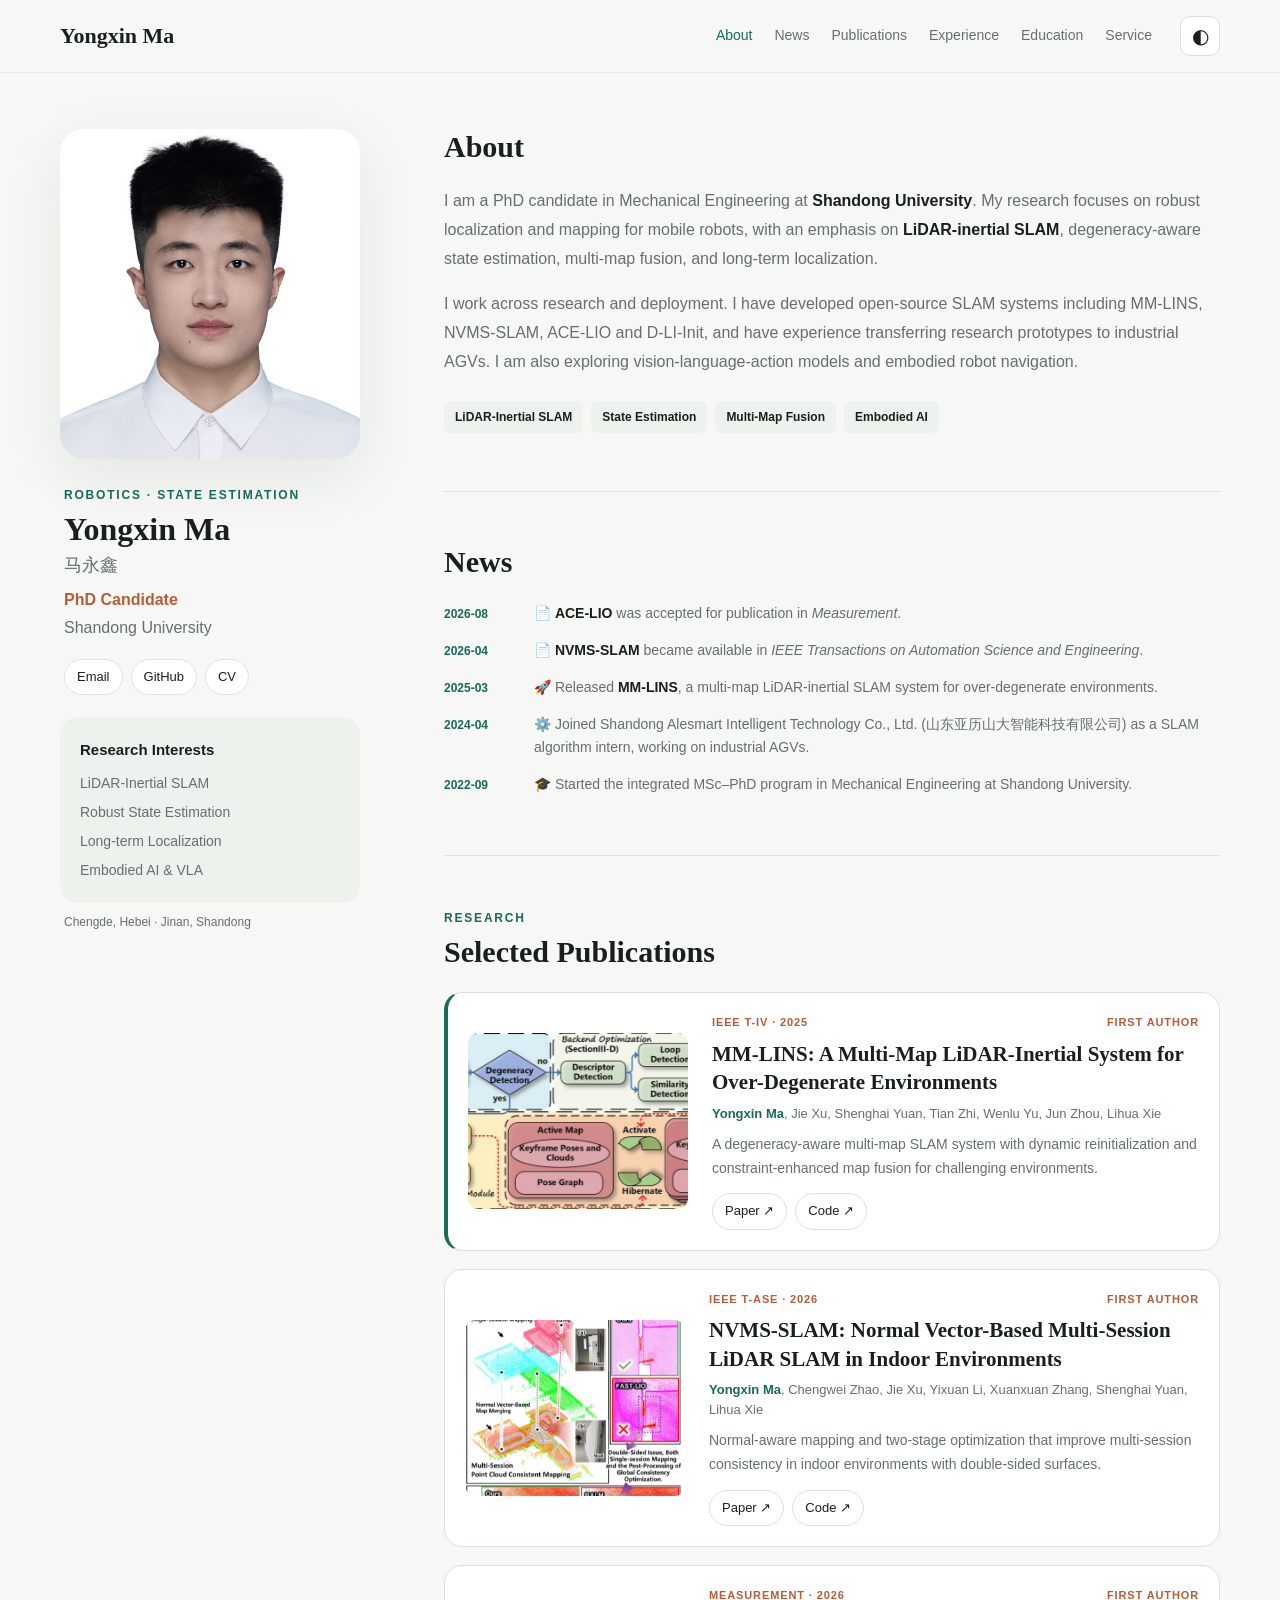
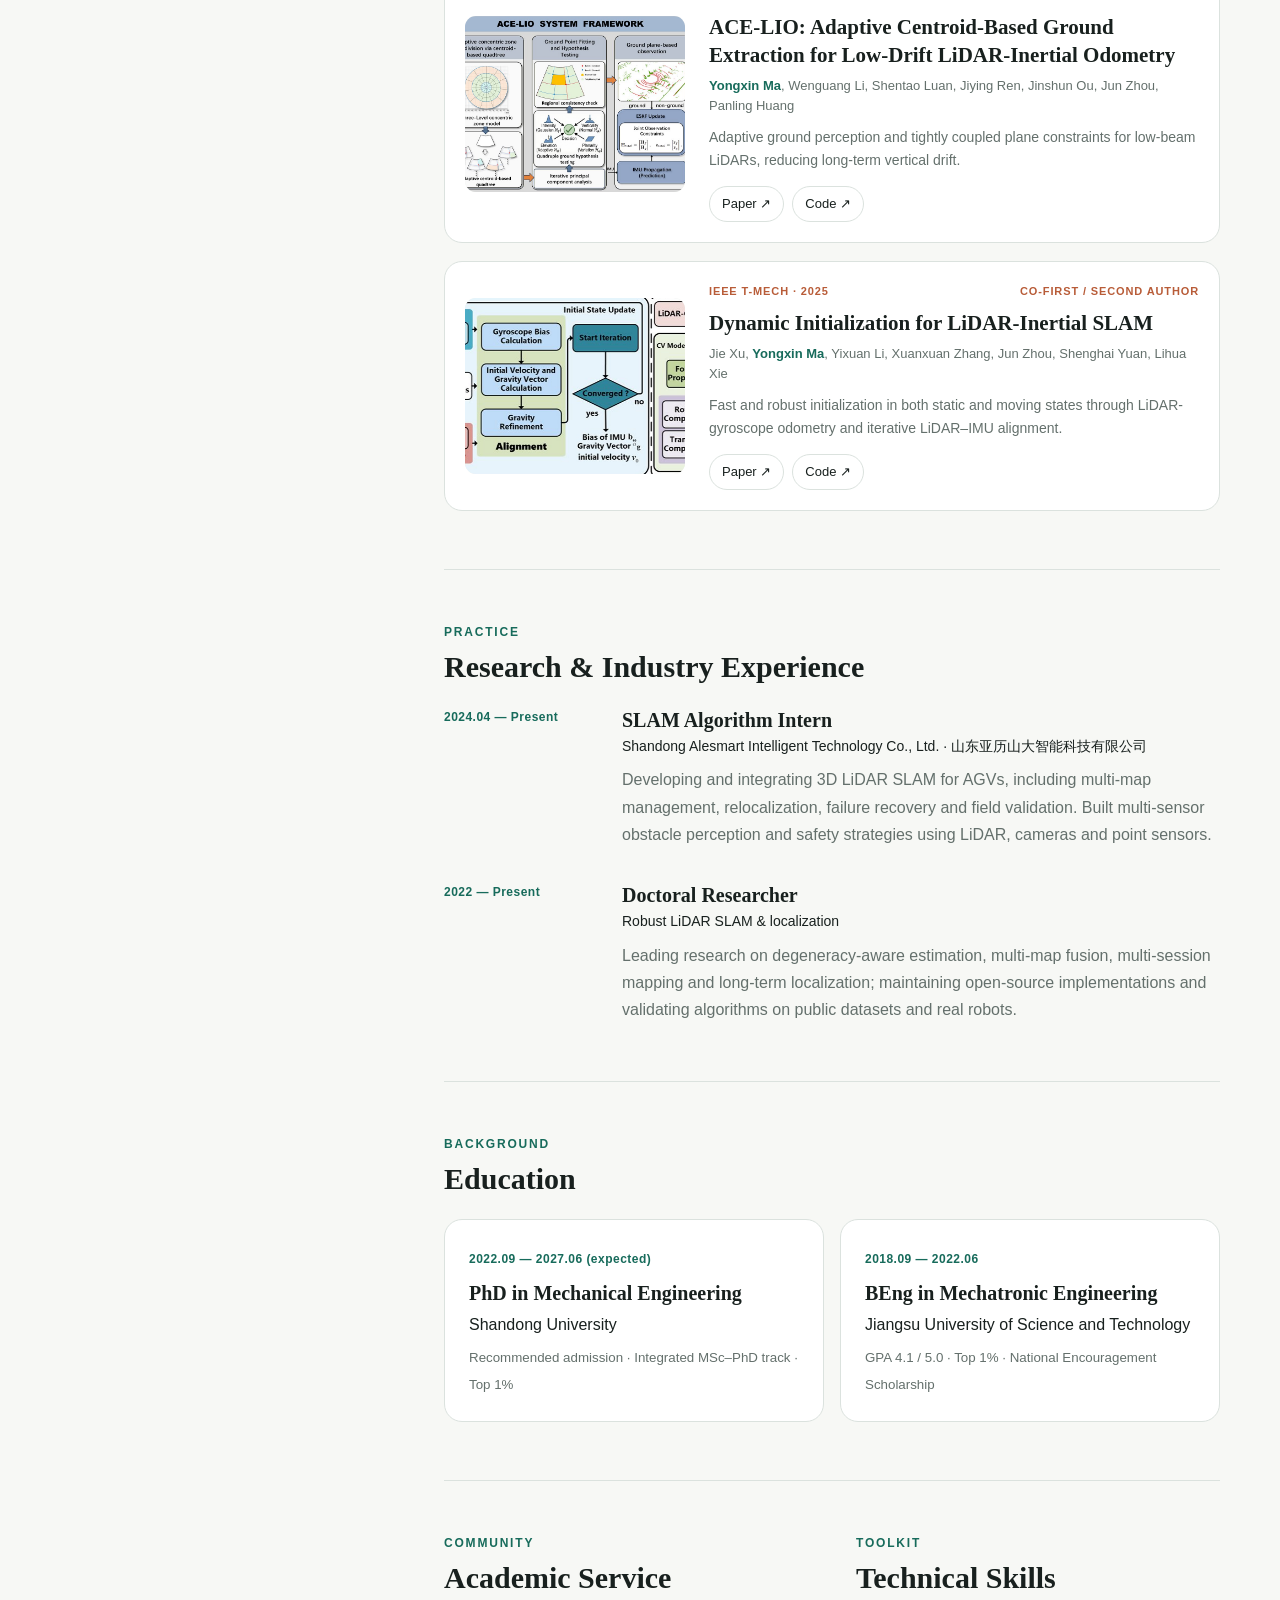
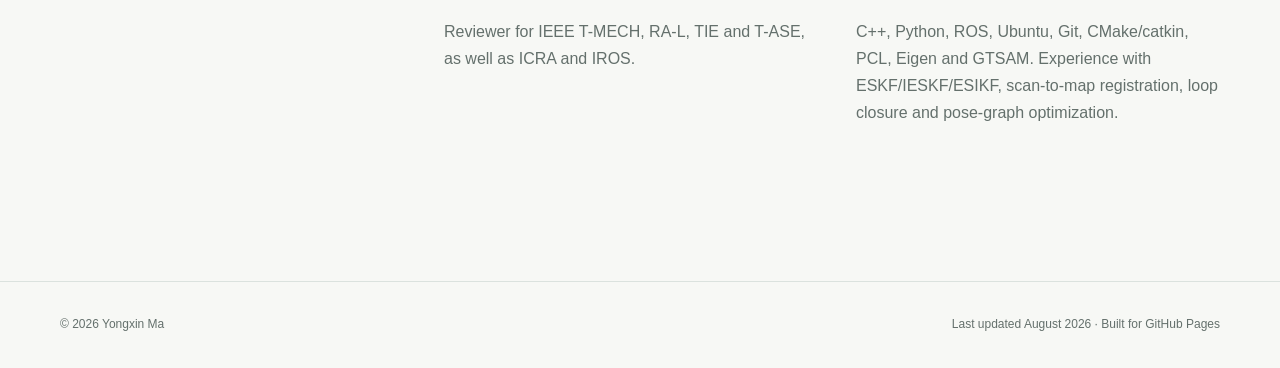
<file: index.html>
<!doctype html>
<html lang="en" data-theme="light">
<head>
  <meta charset="utf-8">
  <meta name="viewport" content="width=device-width,initial-scale=1">
  <meta name="description" content="Yongxin Ma — PhD researcher in LiDAR-inertial SLAM, robust localization and embodied robotics at Shandong University.">
  <meta name="author" content="Yongxin Ma">
  <meta name="theme-color" content="#f7f8f5">
  <meta property="og:title" content="Yongxin Ma | Robotics Researcher">
  <meta property="og:description" content="Research in LiDAR-inertial SLAM, long-term localization and embodied robotics.">
  <meta property="og:type" content="website">
  <meta property="og:image" content="profile.jpg">
  <title>Yongxin Ma | Robotics Researcher</title>
  <link rel="icon" href="favicon.svg" type="image/svg+xml">
  <link rel="stylesheet" href="styles.css">
  <script>try{const t=localStorage.getItem('theme');if(t)document.documentElement.dataset.theme=t}catch(e){}</script>
</head>
<body>
  <a class="skip-link" href="#main">Skip to content</a>
  <header class="topbar">
    <nav class="nav wrap" aria-label="Primary navigation">
      <a class="brand" href="#about">Yongxin Ma</a>
      <button class="menu-toggle" type="button" aria-expanded="false" aria-controls="nav-links">Menu</button>
      <div class="nav-links" id="nav-links">
        <a href="#about">About</a><a href="#news">News</a><a href="#publications">Publications</a><a href="#experience">Experience</a><a href="#education">Education</a><a href="#service">Service</a>
      </div>
      <button class="theme-toggle" type="button" aria-label="Toggle color theme" title="Toggle color theme"><span aria-hidden="true">◐</span></button>
    </nav>
  </header>

  <main class="wrap layout" id="main">
    <aside class="profile" aria-label="Profile">
      <img class="portrait" src="profile.jpg" alt="Portrait of Yongxin Ma" width="520" height="720">
      <div class="identity">
        <p class="eyebrow">Robotics · State Estimation</p>
        <h1>Yongxin Ma <span lang="zh-CN">马永鑫</span></h1>
        <p class="role">PhD Candidate</p>
        <p class="affiliation">Shandong University</p>
      </div>
      <div class="contact" aria-label="Contact links">
        <a href="mailto:yx_ma@outlook.com">Email</a>
        <a href="https://github.com/lian-yue0515" target="_blank" rel="noreferrer">GitHub</a>
        <a href="resume.pdf" target="_blank">CV</a>
      </div>
      <section class="interest-card">
        <h2>Research Interests</h2>
        <ul>
          <li>LiDAR-Inertial SLAM</li>
          <li>Robust State Estimation</li>
          <li>Long-term Localization</li>
          <li>Embodied AI &amp; VLA</li>
        </ul>
      </section>
      <p class="location">Chengde, Hebei · Jinan, Shandong</p>
    </aside>

    <div class="content">
      <section class="section intro" id="about">
        <h2>About</h2>
        <div class="about-copy">
          <p>I am a PhD candidate in Mechanical Engineering at <strong>Shandong University</strong>. My research focuses on robust localization and mapping for mobile robots, with an emphasis on <strong>LiDAR-inertial SLAM</strong>, degeneracy-aware state estimation, multi-map fusion, and long-term localization.</p>
          <p>I work across research and deployment. I have developed open-source SLAM systems including MM-LINS, NVMS-SLAM, ACE-LIO and D-LI-Init, and have experience transferring research prototypes to industrial AGVs. I am also exploring vision-language-action models and embodied robot navigation.</p>
        </div>
        <div class="research-focus" aria-label="Current research focus">
          <span>LiDAR-Inertial SLAM</span>
          <span>State Estimation</span>
          <span>Multi-Map Fusion</span>
          <span>Embodied AI</span>
        </div>
      </section>

      <section class="section news-section" id="news">
        <h2>News</h2>
        <div class="news-list">
          <article><time>2026-08</time><p>📄 <strong>ACE-LIO</strong> was accepted for publication in <em>Measurement</em>.</p></article>
          <article><time>2026-04</time><p>📄 <strong>NVMS-SLAM</strong> became available in <em>IEEE Transactions on Automation Science and Engineering</em>.</p></article>
          <article><time>2025-03</time><p>🚀 Released <strong>MM-LINS</strong>, a multi-map LiDAR-inertial SLAM system for over-degenerate environments.</p></article>
          <article><time>2024-04</time><p>⚙️ Joined Shandong Alesmart Intelligent Technology Co., Ltd. (山东亚历山大智能科技有限公司) as a SLAM algorithm intern, working on industrial AGVs.</p></article>
          <article><time>2022-09</time><p>🎓 Started the integrated MSc–PhD program in Mechanical Engineering at Shandong University.</p></article>
        </div>
      </section>

      <section class="section" id="publications">
        <div class="section-heading"><div><p class="kicker">Research</p><h2>Selected Publications</h2></div></div>
        <div class="publication-list">
          <article class="paper featured">
            <div class="paper-visual paper-visual-wide"><img src="paper-images/mm-lins.jpg" alt="MM-LINS system overview" loading="lazy"></div>
            <div class="paper-content"><div class="paper-meta"><span>IEEE T-IV · 2025</span><span>First author</span></div>
              <h3>MM-LINS: A Multi-Map LiDAR-Inertial System for Over-Degenerate Environments</h3>
              <p class="authors"><strong>Yongxin Ma</strong>, Jie Xu, Shenghai Yuan, Tian Zhi, Wenlu Yu, Jun Zhou, Lihua Xie</p>
              <p>A degeneracy-aware multi-map SLAM system with dynamic reinitialization and constraint-enhanced map fusion for challenging environments.</p>
              <div class="paper-links"><a href="https://arxiv.org/abs/2503.19506" target="_blank" rel="noreferrer">Paper ↗</a><a href="https://github.com/lian-yue0515/MM-LINS" target="_blank" rel="noreferrer">Code ↗</a></div>
            </div>
          </article>
          <article class="paper">
            <div class="paper-visual paper-visual-tall"><img src="paper-images/nvms-slam.jpg" alt="NVMS-SLAM multi-session mapping results" loading="lazy"></div>
            <div class="paper-content"><div class="paper-meta"><span>IEEE T-ASE · 2026</span><span>First author</span></div>
              <h3>NVMS-SLAM: Normal Vector-Based Multi-Session LiDAR SLAM in Indoor Environments</h3>
              <p class="authors"><strong>Yongxin Ma</strong>, Chengwei Zhao, Jie Xu, Yixuan Li, Xuanxuan Zhang, Shenghai Yuan, Lihua Xie</p>
              <p>Normal-aware mapping and two-stage optimization that improve multi-session consistency in indoor environments with double-sided surfaces.</p>
              <div class="paper-links"><a href="https://doi.org/10.1109/TASE.2026.3682733" target="_blank" rel="noreferrer">Paper ↗</a><a href="https://github.com/lian-yue0515/NVMS-SLAM" target="_blank" rel="noreferrer">Code ↗</a></div>
            </div>
          </article>
          <article class="paper">
            <div class="paper-visual paper-visual-wide"><img src="paper-images/ace-lio.jpg" alt="ACE-LIO system framework" loading="lazy"></div>
            <div class="paper-content"><div class="paper-meta"><span>Measurement · 2026</span><span>First author</span></div>
              <h3>ACE-LIO: Adaptive Centroid-Based Ground Extraction for Low-Drift LiDAR-Inertial Odometry</h3>
              <p class="authors"><strong>Yongxin Ma</strong>, Wenguang Li, Shentao Luan, Jiying Ren, Jinshun Ou, Jun Zhou, Panling Huang</p>
              <p>Adaptive ground perception and tightly coupled plane constraints for low-beam LiDARs, reducing long-term vertical drift.</p>
              <div class="paper-links"><a href="https://doi.org/10.1016/j.measurement.2026.122143" target="_blank" rel="noreferrer">Paper ↗</a><a href="https://github.com/lian-yue0515/ACE-LIO" target="_blank" rel="noreferrer">Code ↗</a></div>
            </div>
          </article>
          <article class="paper">
            <div class="paper-visual paper-visual-wide"><img src="paper-images/d-li-init.jpg" alt="D-LI-Init system overview" loading="lazy"></div>
            <div class="paper-content"><div class="paper-meta"><span>IEEE T-MECH · 2025</span><span>Co-first / second author</span></div>
              <h3>Dynamic Initialization for LiDAR-Inertial SLAM</h3>
              <p class="authors">Jie Xu, <strong>Yongxin Ma</strong>, Yixuan Li, Xuanxuan Zhang, Jun Zhou, Shenghai Yuan, Lihua Xie</p>
              <p>Fast and robust initialization in both static and moving states through LiDAR-gyroscope odometry and iterative LiDAR–IMU alignment.</p>
              <div class="paper-links"><a href="https://arxiv.org/abs/2504.01451" target="_blank" rel="noreferrer">Paper ↗</a><a href="https://github.com/lian-yue0515/D-LI-Init" target="_blank" rel="noreferrer">Code ↗</a></div>
            </div>
          </article>
        </div>
      </section>

      <section class="section" id="experience">
        <p class="kicker">Practice</p><h2>Research &amp; Industry Experience</h2>
        <div class="timeline">
          <article><time>2024.04 — Present</time><div><h3>SLAM Algorithm Intern</h3><p class="subtitle">Shandong Alesmart Intelligent Technology Co., Ltd. · 山东亚历山大智能科技有限公司</p><p>Developing and integrating 3D LiDAR SLAM for AGVs, including multi-map management, relocalization, failure recovery and field validation. Built multi-sensor obstacle perception and safety strategies using LiDAR, cameras and point sensors.</p></div></article>
          <article><time>2022 — Present</time><div><h3>Doctoral Researcher</h3><p class="subtitle">Robust LiDAR SLAM &amp; localization</p><p>Leading research on degeneracy-aware estimation, multi-map fusion, multi-session mapping and long-term localization; maintaining open-source implementations and validating algorithms on public datasets and real robots.</p></div></article>
        </div>
      </section>

      <section class="section" id="education">
        <p class="kicker">Background</p><h2>Education</h2>
        <div class="education-grid">
          <article><span>2022.09 — 2027.06 (expected)</span><h3>PhD in Mechanical Engineering</h3><p>Shandong University</p><small>Recommended admission · Integrated MSc–PhD track · Top 1%</small></article>
          <article><span>2018.09 — 2022.06</span><h3>BEng in Mechatronic Engineering</h3><p>Jiangsu University of Science and Technology</p><small>GPA 4.1 / 5.0 · Top 1% · National Encouragement Scholarship</small></article>
        </div>
      </section>

      <section class="section split" id="service">
        <div><p class="kicker">Community</p><h2>Academic Service</h2><p>Reviewer for IEEE T-MECH, RA-L, TIE and T-ASE, as well as ICRA and IROS.</p></div>
        <div><p class="kicker">Toolkit</p><h2>Technical Skills</h2><p>C++, Python, ROS, Ubuntu, Git, CMake/catkin, PCL, Eigen and GTSAM. Experience with ESKF/IESKF/ESIKF, scan-to-map registration, loop closure and pose-graph optimization.</p></div>
      </section>
    </div>
  </main>

  <footer><div class="wrap footer-inner"><p>© <span id="year"></span> Yongxin Ma</p><p>Last updated August 2026 · Built for GitHub Pages</p></div></footer>
  <script src="script.js"></script>
</body>
</html>
</file>
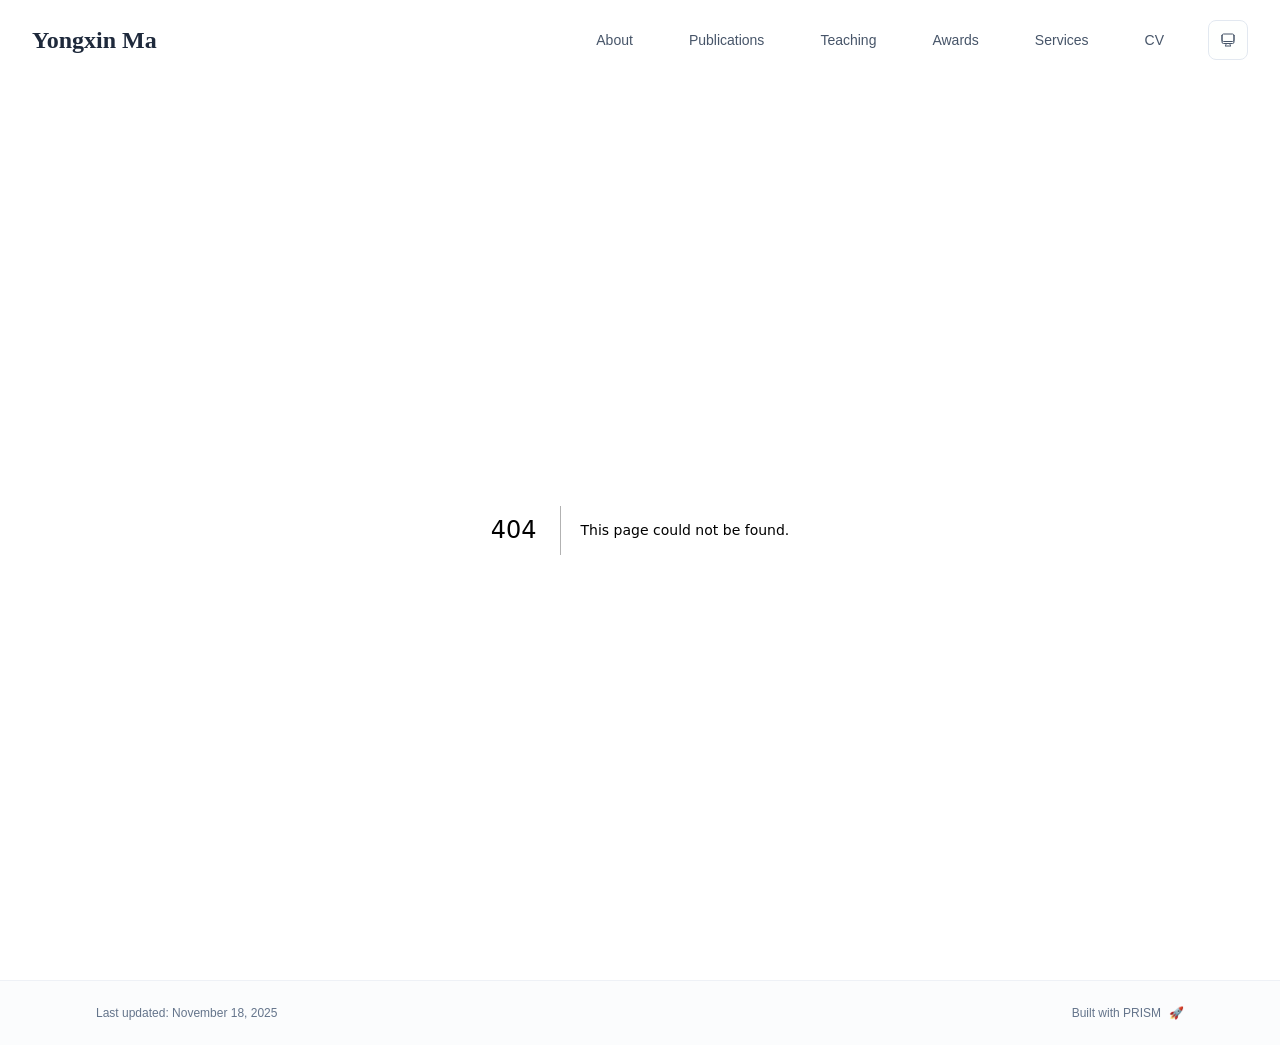
<file: 404/index.html>
<!DOCTYPE html><html lang="en" class="scroll-smooth"><head><meta charSet="utf-8"/><meta name="viewport" content="width=device-width, initial-scale=1"/><link rel="stylesheet" href="/_next/static/css/19bf7477d82f620e.css" data-precedence="next"/><link rel="preload" as="script" fetchPriority="low" href="/_next/static/chunks/webpack-679b75d1c4c2027c.js"/><script src="/_next/static/chunks/4bd1b696-70b6d399998de86a.js" async=""></script><script src="/_next/static/chunks/684-5aaa8290a129f299.js" async=""></script><script src="/_next/static/chunks/main-app-4bfe0fe61143ecec.js" async=""></script><script src="/_next/static/chunks/17-9c04c9413a9f9f1f.js" async=""></script><script src="/_next/static/chunks/874-6cc630662f3664af.js" async=""></script><script src="/_next/static/chunks/862-15038af301665bb3.js" async=""></script><script src="/_next/static/chunks/app/layout-a9cf9abeb55e5ad5.js" async=""></script><meta name="robots" content="noindex"/><title>404: This page could not be found.</title><link rel="icon" href="/favicon.svg" type="image/svg+xml"/><link rel="dns-prefetch" href="https://google-fonts.jialeliu.com"/><link rel="preconnect" href="https://google-fonts.jialeliu.com" crossorigin=""/><link rel="preload" as="style" href="https://google-fonts.jialeliu.com/css2?family=Inter:wght@300;400;500;600;700&amp;family=Crimson+Text:ital,wght@0,400;0,600;1,400&amp;display=swap"/><link rel="stylesheet" id="gfonts-css" href="https://google-fonts.jialeliu.com/css2?family=Inter:wght@300;400;500;600;700&amp;family=Crimson+Text:ital,wght@0,400;0,600;1,400&amp;display=swap" media="print"/><script>
              (function(){
                var l = document.getElementById('gfonts-css');
                if (!l) return;
                if (l.media !== 'all') {
                  l.addEventListener('load', function(){ try { l.media = 'all'; } catch(e){} });
                }
              })();
            </script><noscript><link rel="stylesheet" href="https://google-fonts.jialeliu.com/css2?family=Inter:wght@300;400;500;600;700&amp;family=Crimson+Text:ital,wght@0,400;0,600;1,400&amp;display=swap"/></noscript><script>
              try {
                const theme = localStorage.getItem('theme-storage');
                const parsed = theme ? JSON.parse(theme) : null;
                const setting = parsed?.state?.theme || 'system';
                const prefersDark = typeof window !== 'undefined' && window.matchMedia && window.matchMedia('(prefers-color-scheme: dark)').matches;
                const effective = setting === 'dark' ? 'dark' : (setting === 'light' ? 'light' : (prefersDark ? 'dark' : 'light'));
                var root = document.documentElement;
                root.classList.add(effective);
                root.setAttribute('data-theme', effective);
              } catch (e) {
                var root = document.documentElement;
                root.classList.add('light');
                root.setAttribute('data-theme', 'light');
              }
            </script><title>Yongxin Ma</title><meta name="description" content="PhD student at the University of Example."/><meta name="author" content="Yongxin Ma"/><meta name="keywords" content="Yongxin Ma,PhD,Research,University of Example"/><meta name="creator" content="Yongxin Ma"/><meta name="publisher" content="Yongxin Ma"/><meta property="og:title" content="Yongxin Ma"/><meta property="og:description" content="PhD student at the University of Example."/><meta property="og:site_name" content="Yongxin Ma&#x27;s Academic Website"/><meta property="og:locale" content="en_US"/><meta property="og:type" content="website"/><meta name="twitter:card" content="summary"/><meta name="twitter:title" content="Yongxin Ma"/><meta name="twitter:description" content="PhD student at the University of Example."/><link rel="icon" href="/favicon.svg"/><script>document.querySelectorAll('body link[rel="icon"], body link[rel="apple-touch-icon"]').forEach(el => document.head.appendChild(el))</script><script src="/_next/static/chunks/polyfills-42372ed130431b0a.js" noModule=""></script></head><body class="font-sans antialiased"><div style="visibility:hidden"><nav class="fixed top-0 left-0 right-0 z-50" data-headlessui-state=""><div class="transition-all duration-300 ease-out bg-transparent" style="transform:translateY(-100px)"><div class="max-w-7xl mx-auto px-4 sm:px-6 lg:px-8"><div class="flex justify-between items-center h-16 lg:h-20"><div class="flex-shrink-0" tabindex="0"><a class="text-xl lg:text-2xl font-serif font-semibold text-primary hover:text-accent transition-colors duration-200" href="/">Yongxin Ma</a></div><div class="hidden lg:block"><div class="ml-10 flex items-center space-x-8"><div class="flex items-baseline space-x-8"><a class="relative px-3 py-2 text-sm font-medium transition-all duration-200 rounded hover:bg-accent/10 hover:shadow-sm text-neutral-600 hover:text-primary" href="/"><span class="relative z-10">About</span></a><a class="relative px-3 py-2 text-sm font-medium transition-all duration-200 rounded hover:bg-accent/10 hover:shadow-sm text-neutral-600 hover:text-primary" href="/publications/"><span class="relative z-10">Publications</span></a><a class="relative px-3 py-2 text-sm font-medium transition-all duration-200 rounded hover:bg-accent/10 hover:shadow-sm text-neutral-600 hover:text-primary" href="/teaching/"><span class="relative z-10">Teaching</span></a><a class="relative px-3 py-2 text-sm font-medium transition-all duration-200 rounded hover:bg-accent/10 hover:shadow-sm text-neutral-600 hover:text-primary" href="/awards/"><span class="relative z-10">Awards</span></a><a class="relative px-3 py-2 text-sm font-medium transition-all duration-200 rounded hover:bg-accent/10 hover:shadow-sm text-neutral-600 hover:text-primary" href="/services/"><span class="relative z-10">Services</span></a><a class="relative px-3 py-2 text-sm font-medium transition-all duration-200 rounded hover:bg-accent/10 hover:shadow-sm text-neutral-600 hover:text-primary" href="/cv/"><span class="relative z-10">CV</span></a></div><div class="flex items-center justify-center w-10 h-10 rounded-lg border border-neutral-200 dark:border-[rgba(148,163,184,0.24)] bg-background dark:bg-neutral-800"><div class="w-4 h-4 rounded-full bg-neutral-300 animate-pulse"></div></div></div></div><div class="lg:hidden flex items-center space-x-2"><div class="flex items-center justify-center w-10 h-10 rounded-lg border border-neutral-200 dark:border-[rgba(148,163,184,0.24)] bg-background dark:bg-neutral-800"><div class="w-4 h-4 rounded-full bg-neutral-300 animate-pulse"></div></div><button class="inline-flex items-center justify-center p-2 rounded-md text-neutral-600 hover:text-primary hover:bg-neutral-100 dark:hover:bg-neutral-800 focus:outline-none focus:ring-2 focus:ring-inset focus:ring-accent transition-colors duration-200" id="headlessui-disclosure-button-«R5pdb»" type="button" aria-expanded="false" data-headlessui-state=""><span class="sr-only">Open main menu</span><div><svg xmlns="http://www.w3.org/2000/svg" fill="none" viewBox="0 0 24 24" stroke-width="1.5" stroke="currentColor" aria-hidden="true" data-slot="icon" class="block h-6 w-6"><path stroke-linecap="round" stroke-linejoin="round" d="M3.75 6.75h16.5M3.75 12h16.5m-16.5 5.25h16.5"></path></svg></div></button></div></div></div></div></nav><main class="min-h-screen pt-16 lg:pt-20"><div style="font-family:system-ui,&quot;Segoe UI&quot;,Roboto,Helvetica,Arial,sans-serif,&quot;Apple Color Emoji&quot;,&quot;Segoe UI Emoji&quot;;height:100vh;text-align:center;display:flex;flex-direction:column;align-items:center;justify-content:center"><div><style>body{color:#000;background:#fff;margin:0}.next-error-h1{border-right:1px solid rgba(0,0,0,.3)}@media (prefers-color-scheme:dark){body{color:#fff;background:#000}.next-error-h1{border-right:1px solid rgba(255,255,255,.3)}}</style><h1 class="next-error-h1" style="display:inline-block;margin:0 20px 0 0;padding:0 23px 0 0;font-size:24px;font-weight:500;vertical-align:top;line-height:49px">404</h1><div style="display:inline-block"><h2 style="font-size:14px;font-weight:400;line-height:49px;margin:0">This page could not be found.</h2></div></div></div><!--$--><!--/$--><!--$--><!--/$--></main><footer class="border-t border-neutral-200/50 bg-neutral-50/50 dark:bg-neutral-900/50 dark:border-neutral-700/50"><div class="max-w-6xl mx-auto px-4 sm:px-6 lg:px-8 py-6"><div class="flex flex-col sm:flex-row justify-between items-center gap-2"><p class="text-xs text-neutral-500">Last updated: <!-- -->November 18, 2025</p><p class="text-xs text-neutral-500 flex items-center"><a href="https://github.com/xyjoey/PRISM" target="_blank" rel="noopener noreferrer">Built with PRISM</a><span class="ml-2">🚀</span></p></div></div></footer></div><script src="/_next/static/chunks/webpack-679b75d1c4c2027c.js" async=""></script><script>(self.__next_f=self.__next_f||[]).push([0])</script><script>self.__next_f.push([1,"1:\"$Sreact.fragment\"\n2:I[3719,[\"17\",\"static/chunks/17-9c04c9413a9f9f1f.js\",\"874\",\"static/chunks/874-6cc630662f3664af.js\",\"862\",\"static/chunks/862-15038af301665bb3.js\",\"177\",\"static/chunks/app/layout-a9cf9abeb55e5ad5.js\"],\"ThemeProvider\"]\n3:I[768,[\"17\",\"static/chunks/17-9c04c9413a9f9f1f.js\",\"874\",\"static/chunks/874-6cc630662f3664af.js\",\"862\",\"static/chunks/862-15038af301665bb3.js\",\"177\",\"static/chunks/app/layout-a9cf9abeb55e5ad5.js\"],\"default\"]\n4:I[7555,[],\"\"]\n5:I[1295,[],\"\"]\n6:I[2548,[\"17\",\"static/chunks/17-9c04c9413a9f9f1f.js\",\"874\",\"static/chunks/874-6cc630662f3664af.js\",\"862\",\"static/chunks/862-15038af301665bb3.js\",\"177\",\"static/chunks/app/layout-a9cf9abeb55e5ad5.js\"],\"default\"]\n7:I[9665,[],\"MetadataBoundary\"]\n9:I[9665,[],\"OutletBoundary\"]\nc:I[4911,[],\"AsyncMetadataOutlet\"]\ne:I[9665,[],\"ViewportBoundary\"]\n10:I[6614,[],\"\"]\n:HL[\"/_next/static/css/19bf7477d82f620e.css\",\"style\"]\n"])</script><script>self.__next_f.push([1,"0:{\"P\":null,\"b\":\"sGTbrS8hk5V1yIeIBITJV\",\"p\":\"\",\"c\":[\"\",\"_not-found\",\"\"],\"i\":false,\"f\":[[[\"\",{\"children\":[\"/_not-found\",{\"children\":[\"__PAGE__\",{}]}]},\"$undefined\",\"$undefined\",true],[\"\",[\"$\",\"$1\",\"c\",{\"children\":[[[\"$\",\"link\",\"0\",{\"rel\":\"stylesheet\",\"href\":\"/_next/static/css/19bf7477d82f620e.css\",\"precedence\":\"next\",\"crossOrigin\":\"$undefined\",\"nonce\":\"$undefined\"}]],[\"$\",\"html\",null,{\"lang\":\"en\",\"className\":\"scroll-smooth\",\"suppressHydrationWarning\":true,\"children\":[[\"$\",\"head\",null,{\"children\":[[\"$\",\"link\",null,{\"rel\":\"icon\",\"href\":\"/favicon.svg\",\"type\":\"image/svg+xml\"}],[\"$\",\"link\",null,{\"rel\":\"dns-prefetch\",\"href\":\"https://google-fonts.jialeliu.com\"}],[\"$\",\"link\",null,{\"rel\":\"preconnect\",\"href\":\"https://google-fonts.jialeliu.com\",\"crossOrigin\":\"\"}],[\"$\",\"link\",null,{\"rel\":\"preload\",\"as\":\"style\",\"href\":\"https://google-fonts.jialeliu.com/css2?family=Inter:wght@300;400;500;600;700\u0026family=Crimson+Text:ital,wght@0,400;0,600;1,400\u0026display=swap\"}],[\"$\",\"link\",null,{\"rel\":\"stylesheet\",\"id\":\"gfonts-css\",\"href\":\"https://google-fonts.jialeliu.com/css2?family=Inter:wght@300;400;500;600;700\u0026family=Crimson+Text:ital,wght@0,400;0,600;1,400\u0026display=swap\",\"media\":\"print\"}],[\"$\",\"script\",null,{\"dangerouslySetInnerHTML\":{\"__html\":\"\\n              (function(){\\n                var l = document.getElementById('gfonts-css');\\n                if (!l) return;\\n                if (l.media !== 'all') {\\n                  l.addEventListener('load', function(){ try { l.media = 'all'; } catch(e){} });\\n                }\\n              })();\\n            \"}}],[\"$\",\"noscript\",null,{\"children\":[\"$\",\"link\",null,{\"rel\":\"stylesheet\",\"href\":\"https://google-fonts.jialeliu.com/css2?family=Inter:wght@300;400;500;600;700\u0026family=Crimson+Text:ital,wght@0,400;0,600;1,400\u0026display=swap\"}]}],[\"$\",\"script\",null,{\"dangerouslySetInnerHTML\":{\"__html\":\"\\n              try {\\n                const theme = localStorage.getItem('theme-storage');\\n                const parsed = theme ? JSON.parse(theme) : null;\\n                const setting = parsed?.state?.theme || 'system';\\n                const prefersDark = typeof window !== 'undefined' \u0026\u0026 window.matchMedia \u0026\u0026 window.matchMedia('(prefers-color-scheme: dark)').matches;\\n                const effective = setting === 'dark' ? 'dark' : (setting === 'light' ? 'light' : (prefersDark ? 'dark' : 'light'));\\n                var root = document.documentElement;\\n                root.classList.add(effective);\\n                root.setAttribute('data-theme', effective);\\n              } catch (e) {\\n                var root = document.documentElement;\\n                root.classList.add('light');\\n                root.setAttribute('data-theme', 'light');\\n              }\\n            \"}}]]}],[\"$\",\"body\",null,{\"className\":\"font-sans antialiased\",\"children\":[\"$\",\"$L2\",null,{\"children\":[[\"$\",\"$L3\",null,{\"items\":[{\"title\":\"About\",\"type\":\"page\",\"target\":\"about\",\"href\":\"/\"},{\"title\":\"Publications\",\"type\":\"page\",\"target\":\"publications\",\"href\":\"/publications\"},{\"title\":\"Teaching\",\"type\":\"page\",\"target\":\"teaching\",\"href\":\"/teaching\"},{\"title\":\"Awards\",\"type\":\"page\",\"target\":\"awards\",\"href\":\"/awards\"},{\"title\":\"Services\",\"type\":\"page\",\"target\":\"services\",\"href\":\"/services\"},{\"title\":\"CV\",\"type\":\"page\",\"target\":\"cv\",\"href\":\"/cv\"}],\"siteTitle\":\"Yongxin Ma\",\"enableOnePageMode\":false}],[\"$\",\"main\",null,{\"className\":\"min-h-screen pt-16 lg:pt-20\",\"children\":[\"$\",\"$L4\",null,{\"parallelRouterKey\":\"children\",\"error\":\"$undefined\",\"errorStyles\":\"$undefined\",\"errorScripts\":\"$undefined\",\"template\":[\"$\",\"$L5\",null,{}],\"templateStyles\":\"$undefined\",\"templateScripts\":\"$undefined\",\"notFound\":[[[\"$\",\"title\",null,{\"children\":\"404: This page could not be found.\"}],[\"$\",\"div\",null,{\"style\":{\"fontFamily\":\"system-ui,\\\"Segoe UI\\\",Roboto,Helvetica,Arial,sans-serif,\\\"Apple Color Emoji\\\",\\\"Segoe UI Emoji\\\"\",\"height\":\"100vh\",\"textAlign\":\"center\",\"display\":\"flex\",\"flexDirection\":\"column\",\"alignItems\":\"center\",\"justifyContent\":\"center\"},\"children\":[\"$\",\"div\",null,{\"children\":[[\"$\",\"style\",null,{\"dangerouslySetInnerHTML\":{\"__html\":\"body{color:#000;background:#fff;margin:0}.next-error-h1{border-right:1px solid rgba(0,0,0,.3)}@media (prefers-color-scheme:dark){body{color:#fff;background:#000}.next-error-h1{border-right:1px solid rgba(255,255,255,.3)}}\"}}],[\"$\",\"h1\",null,{\"className\":\"next-error-h1\",\"style\":{\"display\":\"inline-block\",\"margin\":\"0 20px 0 0\",\"padding\":\"0 23px 0 0\",\"fontSize\":24,\"fontWeight\":500,\"verticalAlign\":\"top\",\"lineHeight\":\"49px\"},\"children\":404}],[\"$\",\"div\",null,{\"style\":{\"display\":\"inline-block\"},\"children\":[\"$\",\"h2\",null,{\"style\":{\"fontSize\":14,\"fontWeight\":400,\"lineHeight\":\"49px\",\"margin\":0},\"children\":\"This page could not be found.\"}]}]]}]}]],[]],\"forbidden\":\"$undefined\",\"unauthorized\":\"$undefined\"}]}],[\"$\",\"$L6\",null,{\"lastUpdated\":\"November 18, 2025\"}]]}]}]]}]]}],{\"children\":[\"/_not-found\",[\"$\",\"$1\",\"c\",{\"children\":[null,[\"$\",\"$L4\",null,{\"parallelRouterKey\":\"children\",\"error\":\"$undefined\",\"errorStyles\":\"$undefined\",\"errorScripts\":\"$undefined\",\"template\":[\"$\",\"$L5\",null,{}],\"templateStyles\":\"$undefined\",\"templateScripts\":\"$undefined\",\"notFound\":\"$undefined\",\"forbidden\":\"$undefined\",\"unauthorized\":\"$undefined\"}]]}],{\"children\":[\"__PAGE__\",[\"$\",\"$1\",\"c\",{\"children\":[[[\"$\",\"title\",null,{\"children\":\"404: This page could not be found.\"}],[\"$\",\"div\",null,{\"style\":\"$0:f:0:1:1:props:children:1:props:children:1:props:children:props:children:1:props:children:props:notFound:0:1:props:style\",\"children\":[\"$\",\"div\",null,{\"children\":[[\"$\",\"style\",null,{\"dangerouslySetInnerHTML\":{\"__html\":\"body{color:#000;background:#fff;margin:0}.next-error-h1{border-right:1px solid rgba(0,0,0,.3)}@media (prefers-color-scheme:dark){body{color:#fff;background:#000}.next-error-h1{border-right:1px solid rgba(255,255,255,.3)}}\"}}],[\"$\",\"h1\",null,{\"className\":\"next-error-h1\",\"style\":\"$0:f:0:1:1:props:children:1:props:children:1:props:children:props:children:1:props:children:props:notFound:0:1:props:children:props:children:1:props:style\",\"children\":404}],[\"$\",\"div\",null,{\"style\":\"$0:f:0:1:1:props:children:1:props:children:1:props:children:props:children:1:props:children:props:notFound:0:1:props:children:props:children:2:props:style\",\"children\":[\"$\",\"h2\",null,{\"style\":\"$0:f:0:1:1:props:children:1:props:children:1:props:children:props:children:1:props:children:props:notFound:0:1:props:children:props:children:2:props:children:props:style\",\"children\":\"This page could not be found.\"}]}]]}]}]],[\"$\",\"$L7\",null,{\"children\":\"$L8\"}],null,[\"$\",\"$L9\",null,{\"children\":[\"$La\",\"$Lb\",[\"$\",\"$Lc\",null,{\"promise\":\"$@d\"}]]}]]}],{},null,false]},null,false]},null,false],[\"$\",\"$1\",\"h\",{\"children\":[[\"$\",\"meta\",null,{\"name\":\"robots\",\"content\":\"noindex\"}],[\"$\",\"$1\",\"-K2ePsMLrvcAxmNqKK5OD\",{\"children\":[[\"$\",\"$Le\",null,{\"children\":\"$Lf\"}],null]}],null]}],false]],\"m\":\"$undefined\",\"G\":[\"$10\",\"$undefined\"],\"s\":false,\"S\":true}\n"])</script><script>self.__next_f.push([1,"11:\"$Sreact.suspense\"\n12:I[4911,[],\"AsyncMetadata\"]\n8:[\"$\",\"$11\",null,{\"fallback\":null,\"children\":[\"$\",\"$L12\",null,{\"promise\":\"$@13\"}]}]\n"])</script><script>self.__next_f.push([1,"b:null\n"])</script><script>self.__next_f.push([1,"f:[[\"$\",\"meta\",\"0\",{\"charSet\":\"utf-8\"}],[\"$\",\"meta\",\"1\",{\"name\":\"viewport\",\"content\":\"width=device-width, initial-scale=1\"}]]\na:null\n"])</script><script>self.__next_f.push([1,"13:{\"metadata\":[[\"$\",\"title\",\"0\",{\"children\":\"Yongxin Ma\"}],[\"$\",\"meta\",\"1\",{\"name\":\"description\",\"content\":\"PhD student at the University of Example.\"}],[\"$\",\"meta\",\"2\",{\"name\":\"author\",\"content\":\"Yongxin Ma\"}],[\"$\",\"meta\",\"3\",{\"name\":\"keywords\",\"content\":\"Yongxin Ma,PhD,Research,University of Example\"}],[\"$\",\"meta\",\"4\",{\"name\":\"creator\",\"content\":\"Yongxin Ma\"}],[\"$\",\"meta\",\"5\",{\"name\":\"publisher\",\"content\":\"Yongxin Ma\"}],[\"$\",\"meta\",\"6\",{\"property\":\"og:title\",\"content\":\"Yongxin Ma\"}],[\"$\",\"meta\",\"7\",{\"property\":\"og:description\",\"content\":\"PhD student at the University of Example.\"}],[\"$\",\"meta\",\"8\",{\"property\":\"og:site_name\",\"content\":\"Yongxin Ma's Academic Website\"}],[\"$\",\"meta\",\"9\",{\"property\":\"og:locale\",\"content\":\"en_US\"}],[\"$\",\"meta\",\"10\",{\"property\":\"og:type\",\"content\":\"website\"}],[\"$\",\"meta\",\"11\",{\"name\":\"twitter:card\",\"content\":\"summary\"}],[\"$\",\"meta\",\"12\",{\"name\":\"twitter:title\",\"content\":\"Yongxin Ma\"}],[\"$\",\"meta\",\"13\",{\"name\":\"twitter:description\",\"content\":\"PhD student at the University of Example.\"}],[\"$\",\"link\",\"14\",{\"rel\":\"icon\",\"href\":\"/favicon.svg\"}]],\"error\":null,\"digest\":\"$undefined\"}\nd:{\"metadata\":\"$13:metadata\",\"error\":null,\"digest\":\"$undefined\"}\n"])</script></body></html>
</file>
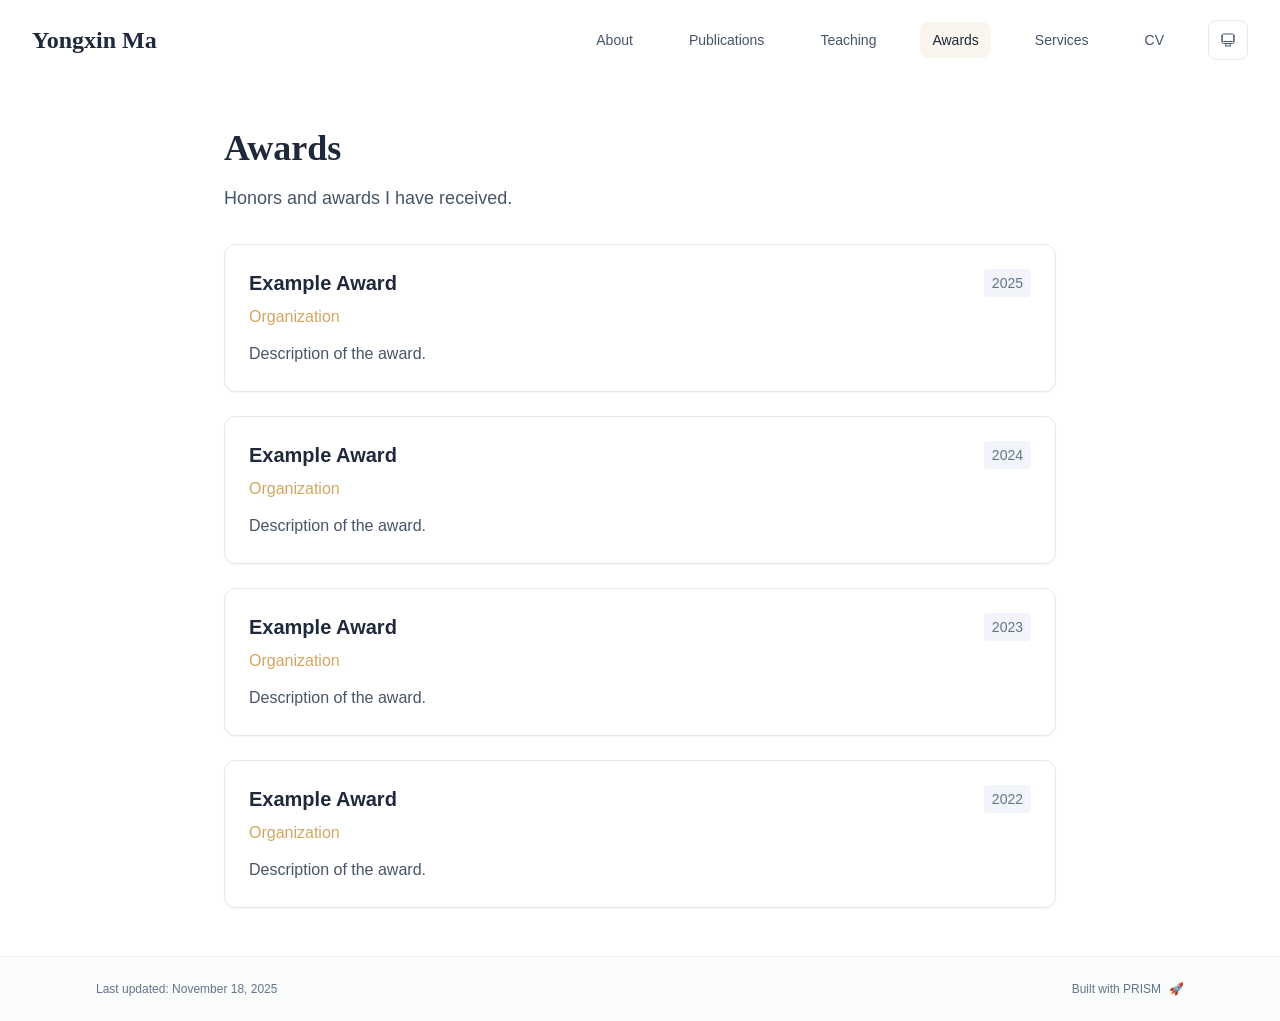
<file: awards/index.html>
<!DOCTYPE html><html lang="en" class="scroll-smooth"><head><meta charSet="utf-8"/><meta name="viewport" content="width=device-width, initial-scale=1"/><link rel="stylesheet" href="/_next/static/css/19bf7477d82f620e.css" data-precedence="next"/><link rel="preload" as="script" fetchPriority="low" href="/_next/static/chunks/webpack-679b75d1c4c2027c.js"/><script src="/_next/static/chunks/4bd1b696-70b6d399998de86a.js" async=""></script><script src="/_next/static/chunks/684-5aaa8290a129f299.js" async=""></script><script src="/_next/static/chunks/main-app-4bfe0fe61143ecec.js" async=""></script><script src="/_next/static/chunks/17-9c04c9413a9f9f1f.js" async=""></script><script src="/_next/static/chunks/874-6cc630662f3664af.js" async=""></script><script src="/_next/static/chunks/862-15038af301665bb3.js" async=""></script><script src="/_next/static/chunks/app/layout-a9cf9abeb55e5ad5.js" async=""></script><script src="/_next/static/chunks/178-595a94b9af1e67b5.js" async=""></script><script src="/_next/static/chunks/748-1f3129a1e6365cf9.js" async=""></script><script src="/_next/static/chunks/app/%5Bslug%5D/page-6ce17e239c001af6.js" async=""></script><link rel="icon" href="/favicon.svg" type="image/svg+xml"/><link rel="dns-prefetch" href="https://google-fonts.jialeliu.com"/><link rel="preconnect" href="https://google-fonts.jialeliu.com" crossorigin=""/><link rel="preload" as="style" href="https://google-fonts.jialeliu.com/css2?family=Inter:wght@300;400;500;600;700&amp;family=Crimson+Text:ital,wght@0,400;0,600;1,400&amp;display=swap"/><link rel="stylesheet" id="gfonts-css" href="https://google-fonts.jialeliu.com/css2?family=Inter:wght@300;400;500;600;700&amp;family=Crimson+Text:ital,wght@0,400;0,600;1,400&amp;display=swap" media="print"/><script>
              (function(){
                var l = document.getElementById('gfonts-css');
                if (!l) return;
                if (l.media !== 'all') {
                  l.addEventListener('load', function(){ try { l.media = 'all'; } catch(e){} });
                }
              })();
            </script><noscript><link rel="stylesheet" href="https://google-fonts.jialeliu.com/css2?family=Inter:wght@300;400;500;600;700&amp;family=Crimson+Text:ital,wght@0,400;0,600;1,400&amp;display=swap"/></noscript><script>
              try {
                const theme = localStorage.getItem('theme-storage');
                const parsed = theme ? JSON.parse(theme) : null;
                const setting = parsed?.state?.theme || 'system';
                const prefersDark = typeof window !== 'undefined' && window.matchMedia && window.matchMedia('(prefers-color-scheme: dark)').matches;
                const effective = setting === 'dark' ? 'dark' : (setting === 'light' ? 'light' : (prefersDark ? 'dark' : 'light'));
                var root = document.documentElement;
                root.classList.add(effective);
                root.setAttribute('data-theme', effective);
              } catch (e) {
                var root = document.documentElement;
                root.classList.add('light');
                root.setAttribute('data-theme', 'light');
              }
            </script><title>Awards | Yongxin Ma</title><meta name="description" content="Honors and awards I have received."/><meta name="author" content="Yongxin Ma"/><meta name="keywords" content="Yongxin Ma,PhD,Research,University of Example"/><meta name="creator" content="Yongxin Ma"/><meta name="publisher" content="Yongxin Ma"/><meta property="og:title" content="Yongxin Ma"/><meta property="og:description" content="PhD student at the University of Example."/><meta property="og:site_name" content="Yongxin Ma&#x27;s Academic Website"/><meta property="og:locale" content="en_US"/><meta property="og:type" content="website"/><meta name="twitter:card" content="summary"/><meta name="twitter:title" content="Yongxin Ma"/><meta name="twitter:description" content="PhD student at the University of Example."/><link rel="icon" href="/favicon.svg"/><script>document.querySelectorAll('body link[rel="icon"], body link[rel="apple-touch-icon"]').forEach(el => document.head.appendChild(el))</script><script src="/_next/static/chunks/polyfills-42372ed130431b0a.js" noModule=""></script></head><body class="font-sans antialiased"><div style="visibility:hidden"><nav class="fixed top-0 left-0 right-0 z-50" data-headlessui-state=""><div class="transition-all duration-300 ease-out bg-transparent" style="transform:translateY(-100px)"><div class="max-w-7xl mx-auto px-4 sm:px-6 lg:px-8"><div class="flex justify-between items-center h-16 lg:h-20"><div class="flex-shrink-0" tabindex="0"><a class="text-xl lg:text-2xl font-serif font-semibold text-primary hover:text-accent transition-colors duration-200" href="/">Yongxin Ma</a></div><div class="hidden lg:block"><div class="ml-10 flex items-center space-x-8"><div class="flex items-baseline space-x-8"><a class="relative px-3 py-2 text-sm font-medium transition-all duration-200 rounded hover:bg-accent/10 hover:shadow-sm text-neutral-600 hover:text-primary" href="/"><span class="relative z-10">About</span></a><a class="relative px-3 py-2 text-sm font-medium transition-all duration-200 rounded hover:bg-accent/10 hover:shadow-sm text-neutral-600 hover:text-primary" href="/publications/"><span class="relative z-10">Publications</span></a><a class="relative px-3 py-2 text-sm font-medium transition-all duration-200 rounded hover:bg-accent/10 hover:shadow-sm text-neutral-600 hover:text-primary" href="/teaching/"><span class="relative z-10">Teaching</span></a><a class="relative px-3 py-2 text-sm font-medium transition-all duration-200 rounded hover:bg-accent/10 hover:shadow-sm text-primary" href="/awards/"><span class="relative z-10">Awards</span><div class="absolute inset-0 bg-accent/10 rounded-lg"></div></a><a class="relative px-3 py-2 text-sm font-medium transition-all duration-200 rounded hover:bg-accent/10 hover:shadow-sm text-neutral-600 hover:text-primary" href="/services/"><span class="relative z-10">Services</span></a><a class="relative px-3 py-2 text-sm font-medium transition-all duration-200 rounded hover:bg-accent/10 hover:shadow-sm text-neutral-600 hover:text-primary" href="/cv/"><span class="relative z-10">CV</span></a></div><div class="flex items-center justify-center w-10 h-10 rounded-lg border border-neutral-200 dark:border-[rgba(148,163,184,0.24)] bg-background dark:bg-neutral-800"><div class="w-4 h-4 rounded-full bg-neutral-300 animate-pulse"></div></div></div></div><div class="lg:hidden flex items-center space-x-2"><div class="flex items-center justify-center w-10 h-10 rounded-lg border border-neutral-200 dark:border-[rgba(148,163,184,0.24)] bg-background dark:bg-neutral-800"><div class="w-4 h-4 rounded-full bg-neutral-300 animate-pulse"></div></div><button class="inline-flex items-center justify-center p-2 rounded-md text-neutral-600 hover:text-primary hover:bg-neutral-100 dark:hover:bg-neutral-800 focus:outline-none focus:ring-2 focus:ring-inset focus:ring-accent transition-colors duration-200" id="headlessui-disclosure-button-«R5pdb»" type="button" aria-expanded="false" data-headlessui-state=""><span class="sr-only">Open main menu</span><div><svg xmlns="http://www.w3.org/2000/svg" fill="none" viewBox="0 0 24 24" stroke-width="1.5" stroke="currentColor" aria-hidden="true" data-slot="icon" class="block h-6 w-6"><path stroke-linecap="round" stroke-linejoin="round" d="M3.75 6.75h16.5M3.75 12h16.5m-16.5 5.25h16.5"></path></svg></div></button></div></div></div></div></nav><main class="min-h-screen pt-16 lg:pt-20"><div class="max-w-4xl mx-auto px-4 sm:px-6 lg:px-8 py-12"><div style="opacity:0;transform:translateY(20px)"><div class="mb-8"><h1 class="text-4xl font-serif font-bold text-primary mb-4">Awards</h1><p class="text-lg text-neutral-600 dark:text-neutral-500 max-w-2xl">Honors and awards I have received.</p></div><div class="grid gap-6"><div class="bg-white dark:bg-neutral-900 p-6 rounded-xl shadow-sm border border-neutral-200 dark:border-neutral-800 hover:shadow-lg transition-all duration-200 hover:scale-[1.01]" style="opacity:0;transform:translateY(20px)"><div class="flex justify-between items-start mb-2"><h3 class="text-xl font-semibold text-primary">Example Award</h3><span class="text-sm text-neutral-500 font-medium bg-neutral-100 dark:bg-neutral-800 px-2 py-1 rounded">2025</span></div><p class="text-base text-accent font-medium mb-3">Organization</p><p class="text-base text-neutral-600 dark:text-neutral-500 leading-relaxed">Description of the award.</p></div><div class="bg-white dark:bg-neutral-900 p-6 rounded-xl shadow-sm border border-neutral-200 dark:border-neutral-800 hover:shadow-lg transition-all duration-200 hover:scale-[1.01]" style="opacity:0;transform:translateY(20px)"><div class="flex justify-between items-start mb-2"><h3 class="text-xl font-semibold text-primary">Example Award</h3><span class="text-sm text-neutral-500 font-medium bg-neutral-100 dark:bg-neutral-800 px-2 py-1 rounded">2024</span></div><p class="text-base text-accent font-medium mb-3">Organization</p><p class="text-base text-neutral-600 dark:text-neutral-500 leading-relaxed">Description of the award.</p></div><div class="bg-white dark:bg-neutral-900 p-6 rounded-xl shadow-sm border border-neutral-200 dark:border-neutral-800 hover:shadow-lg transition-all duration-200 hover:scale-[1.01]" style="opacity:0;transform:translateY(20px)"><div class="flex justify-between items-start mb-2"><h3 class="text-xl font-semibold text-primary">Example Award</h3><span class="text-sm text-neutral-500 font-medium bg-neutral-100 dark:bg-neutral-800 px-2 py-1 rounded">2023</span></div><p class="text-base text-accent font-medium mb-3">Organization</p><p class="text-base text-neutral-600 dark:text-neutral-500 leading-relaxed">Description of the award.</p></div><div class="bg-white dark:bg-neutral-900 p-6 rounded-xl shadow-sm border border-neutral-200 dark:border-neutral-800 hover:shadow-lg transition-all duration-200 hover:scale-[1.01]" style="opacity:0;transform:translateY(20px)"><div class="flex justify-between items-start mb-2"><h3 class="text-xl font-semibold text-primary">Example Award</h3><span class="text-sm text-neutral-500 font-medium bg-neutral-100 dark:bg-neutral-800 px-2 py-1 rounded">2022</span></div><p class="text-base text-accent font-medium mb-3">Organization</p><p class="text-base text-neutral-600 dark:text-neutral-500 leading-relaxed">Description of the award.</p></div></div></div></div><!--$--><!--/$--><!--$--><!--/$--></main><footer class="border-t border-neutral-200/50 bg-neutral-50/50 dark:bg-neutral-900/50 dark:border-neutral-700/50"><div class="max-w-6xl mx-auto px-4 sm:px-6 lg:px-8 py-6"><div class="flex flex-col sm:flex-row justify-between items-center gap-2"><p class="text-xs text-neutral-500">Last updated: <!-- -->November 18, 2025</p><p class="text-xs text-neutral-500 flex items-center"><a href="https://github.com/xyjoey/PRISM" target="_blank" rel="noopener noreferrer">Built with PRISM</a><span class="ml-2">🚀</span></p></div></div></footer></div><script src="/_next/static/chunks/webpack-679b75d1c4c2027c.js" async=""></script><script>(self.__next_f=self.__next_f||[]).push([0])</script><script>self.__next_f.push([1,"1:\"$Sreact.fragment\"\n2:I[3719,[\"17\",\"static/chunks/17-9c04c9413a9f9f1f.js\",\"874\",\"static/chunks/874-6cc630662f3664af.js\",\"862\",\"static/chunks/862-15038af301665bb3.js\",\"177\",\"static/chunks/app/layout-a9cf9abeb55e5ad5.js\"],\"ThemeProvider\"]\n3:I[768,[\"17\",\"static/chunks/17-9c04c9413a9f9f1f.js\",\"874\",\"static/chunks/874-6cc630662f3664af.js\",\"862\",\"static/chunks/862-15038af301665bb3.js\",\"177\",\"static/chunks/app/layout-a9cf9abeb55e5ad5.js\"],\"default\"]\n4:I[7555,[],\"\"]\n5:I[1295,[],\"\"]\n6:I[2548,[\"17\",\"static/chunks/17-9c04c9413a9f9f1f.js\",\"874\",\"static/chunks/874-6cc630662f3664af.js\",\"862\",\"static/chunks/862-15038af301665bb3.js\",\"177\",\"static/chunks/app/layout-a9cf9abeb55e5ad5.js\"],\"default\"]\n8:I[9665,[],\"MetadataBoundary\"]\na:I[9665,[],\"OutletBoundary\"]\nd:I[4911,[],\"AsyncMetadataOutlet\"]\nf:I[9665,[],\"ViewportBoundary\"]\n11:I[6614,[],\"\"]\n:HL[\"/_next/static/css/19bf7477d82f620e.css\",\"style\"]\n"])</script><script>self.__next_f.push([1,"0:{\"P\":null,\"b\":\"sGTbrS8hk5V1yIeIBITJV\",\"p\":\"\",\"c\":[\"\",\"awards\",\"\"],\"i\":false,\"f\":[[[\"\",{\"children\":[[\"slug\",\"awards\",\"d\"],{\"children\":[\"__PAGE__\",{}]}]},\"$undefined\",\"$undefined\",true],[\"\",[\"$\",\"$1\",\"c\",{\"children\":[[[\"$\",\"link\",\"0\",{\"rel\":\"stylesheet\",\"href\":\"/_next/static/css/19bf7477d82f620e.css\",\"precedence\":\"next\",\"crossOrigin\":\"$undefined\",\"nonce\":\"$undefined\"}]],[\"$\",\"html\",null,{\"lang\":\"en\",\"className\":\"scroll-smooth\",\"suppressHydrationWarning\":true,\"children\":[[\"$\",\"head\",null,{\"children\":[[\"$\",\"link\",null,{\"rel\":\"icon\",\"href\":\"/favicon.svg\",\"type\":\"image/svg+xml\"}],[\"$\",\"link\",null,{\"rel\":\"dns-prefetch\",\"href\":\"https://google-fonts.jialeliu.com\"}],[\"$\",\"link\",null,{\"rel\":\"preconnect\",\"href\":\"https://google-fonts.jialeliu.com\",\"crossOrigin\":\"\"}],[\"$\",\"link\",null,{\"rel\":\"preload\",\"as\":\"style\",\"href\":\"https://google-fonts.jialeliu.com/css2?family=Inter:wght@300;400;500;600;700\u0026family=Crimson+Text:ital,wght@0,400;0,600;1,400\u0026display=swap\"}],[\"$\",\"link\",null,{\"rel\":\"stylesheet\",\"id\":\"gfonts-css\",\"href\":\"https://google-fonts.jialeliu.com/css2?family=Inter:wght@300;400;500;600;700\u0026family=Crimson+Text:ital,wght@0,400;0,600;1,400\u0026display=swap\",\"media\":\"print\"}],[\"$\",\"script\",null,{\"dangerouslySetInnerHTML\":{\"__html\":\"\\n              (function(){\\n                var l = document.getElementById('gfonts-css');\\n                if (!l) return;\\n                if (l.media !== 'all') {\\n                  l.addEventListener('load', function(){ try { l.media = 'all'; } catch(e){} });\\n                }\\n              })();\\n            \"}}],[\"$\",\"noscript\",null,{\"children\":[\"$\",\"link\",null,{\"rel\":\"stylesheet\",\"href\":\"https://google-fonts.jialeliu.com/css2?family=Inter:wght@300;400;500;600;700\u0026family=Crimson+Text:ital,wght@0,400;0,600;1,400\u0026display=swap\"}]}],[\"$\",\"script\",null,{\"dangerouslySetInnerHTML\":{\"__html\":\"\\n              try {\\n                const theme = localStorage.getItem('theme-storage');\\n                const parsed = theme ? JSON.parse(theme) : null;\\n                const setting = parsed?.state?.theme || 'system';\\n                const prefersDark = typeof window !== 'undefined' \u0026\u0026 window.matchMedia \u0026\u0026 window.matchMedia('(prefers-color-scheme: dark)').matches;\\n                const effective = setting === 'dark' ? 'dark' : (setting === 'light' ? 'light' : (prefersDark ? 'dark' : 'light'));\\n                var root = document.documentElement;\\n                root.classList.add(effective);\\n                root.setAttribute('data-theme', effective);\\n              } catch (e) {\\n                var root = document.documentElement;\\n                root.classList.add('light');\\n                root.setAttribute('data-theme', 'light');\\n              }\\n            \"}}]]}],[\"$\",\"body\",null,{\"className\":\"font-sans antialiased\",\"children\":[\"$\",\"$L2\",null,{\"children\":[[\"$\",\"$L3\",null,{\"items\":[{\"title\":\"About\",\"type\":\"page\",\"target\":\"about\",\"href\":\"/\"},{\"title\":\"Publications\",\"type\":\"page\",\"target\":\"publications\",\"href\":\"/publications\"},{\"title\":\"Teaching\",\"type\":\"page\",\"target\":\"teaching\",\"href\":\"/teaching\"},{\"title\":\"Awards\",\"type\":\"page\",\"target\":\"awards\",\"href\":\"/awards\"},{\"title\":\"Services\",\"type\":\"page\",\"target\":\"services\",\"href\":\"/services\"},{\"title\":\"CV\",\"type\":\"page\",\"target\":\"cv\",\"href\":\"/cv\"}],\"siteTitle\":\"Yongxin Ma\",\"enableOnePageMode\":false}],[\"$\",\"main\",null,{\"className\":\"min-h-screen pt-16 lg:pt-20\",\"children\":[\"$\",\"$L4\",null,{\"parallelRouterKey\":\"children\",\"error\":\"$undefined\",\"errorStyles\":\"$undefined\",\"errorScripts\":\"$undefined\",\"template\":[\"$\",\"$L5\",null,{}],\"templateStyles\":\"$undefined\",\"templateScripts\":\"$undefined\",\"notFound\":[[[\"$\",\"title\",null,{\"children\":\"404: This page could not be found.\"}],[\"$\",\"div\",null,{\"style\":{\"fontFamily\":\"system-ui,\\\"Segoe UI\\\",Roboto,Helvetica,Arial,sans-serif,\\\"Apple Color Emoji\\\",\\\"Segoe UI Emoji\\\"\",\"height\":\"100vh\",\"textAlign\":\"center\",\"display\":\"flex\",\"flexDirection\":\"column\",\"alignItems\":\"center\",\"justifyContent\":\"center\"},\"children\":[\"$\",\"div\",null,{\"children\":[[\"$\",\"style\",null,{\"dangerouslySetInnerHTML\":{\"__html\":\"body{color:#000;background:#fff;margin:0}.next-error-h1{border-right:1px solid rgba(0,0,0,.3)}@media (prefers-color-scheme:dark){body{color:#fff;background:#000}.next-error-h1{border-right:1px solid rgba(255,255,255,.3)}}\"}}],[\"$\",\"h1\",null,{\"className\":\"next-error-h1\",\"style\":{\"display\":\"inline-block\",\"margin\":\"0 20px 0 0\",\"padding\":\"0 23px 0 0\",\"fontSize\":24,\"fontWeight\":500,\"verticalAlign\":\"top\",\"lineHeight\":\"49px\"},\"children\":404}],[\"$\",\"div\",null,{\"style\":{\"display\":\"inline-block\"},\"children\":[\"$\",\"h2\",null,{\"style\":{\"fontSize\":14,\"fontWeight\":400,\"lineHeight\":\"49px\",\"margin\":0},\"children\":\"This page could not be found.\"}]}]]}]}]],[]],\"forbidden\":\"$undefined\",\"unauthorized\":\"$undefined\"}]}],[\"$\",\"$L6\",null,{\"lastUpdated\":\"November 18, 2025\"}]]}]}]]}]]}],{\"children\":[[\"slug\",\"awards\",\"d\"],[\"$\",\"$1\",\"c\",{\"children\":[null,[\"$\",\"$L4\",null,{\"parallelRouterKey\":\"children\",\"error\":\"$undefined\",\"errorStyles\":\"$undefined\",\"errorScripts\":\"$undefined\",\"template\":[\"$\",\"$L5\",null,{}],\"templateStyles\":\"$undefined\",\"templateScripts\":\"$undefined\",\"notFound\":\"$undefined\",\"forbidden\":\"$undefined\",\"unauthorized\":\"$undefined\"}]]}],{\"children\":[\"__PAGE__\",[\"$\",\"$1\",\"c\",{\"children\":[\"$L7\",[\"$\",\"$L8\",null,{\"children\":\"$L9\"}],null,[\"$\",\"$La\",null,{\"children\":[\"$Lb\",\"$Lc\",[\"$\",\"$Ld\",null,{\"promise\":\"$@e\"}]]}]]}],{},null,false]},null,false]},null,false],[\"$\",\"$1\",\"h\",{\"children\":[null,[\"$\",\"$1\",\"9Btch_LbxmfiGo27FwQJ9\",{\"children\":[[\"$\",\"$Lf\",null,{\"children\":\"$L10\"}],null]}],null]}],false]],\"m\":\"$undefined\",\"G\":[\"$11\",\"$undefined\"],\"s\":false,\"S\":true}\n"])</script><script>self.__next_f.push([1,"12:\"$Sreact.suspense\"\n13:I[4911,[],\"AsyncMetadata\"]\n15:I[3684,[\"17\",\"static/chunks/17-9c04c9413a9f9f1f.js\",\"178\",\"static/chunks/178-595a94b9af1e67b5.js\",\"748\",\"static/chunks/748-1f3129a1e6365cf9.js\",\"182\",\"static/chunks/app/%5Bslug%5D/page-6ce17e239c001af6.js\"],\"default\"]\n9:[\"$\",\"$12\",null,{\"fallback\":null,\"children\":[\"$\",\"$L13\",null,{\"promise\":\"$@14\"}]}]\n7:[\"$\",\"div\",null,{\"className\":\"max-w-4xl mx-auto px-4 sm:px-6 lg:px-8 py-12\",\"children\":[false,false,[\"$\",\"$L15\",null,{\"config\":{\"type\":\"card\",\"title\":\"Awards\",\"description\":\"Honors and awards I have received.\",\"items\":[{\"title\":\"Example Award\",\"subtitle\":\"Organization\",\"date\":\"2025\",\"content\":\"Description of the award.\"},{\"title\":\"Example Award\",\"subtitle\":\"Organization\",\"date\":\"2024\",\"content\":\"Description of the award.\"},{\"title\":\"Example Award\",\"subtitle\":\"Organization\",\"date\":\"2023\",\"content\":\"Description of the award.\"},{\"title\":\"Example Award\",\"subtitle\":\"Organization\",\"date\":\"2022\",\"content\":\"Description of the award.\"}]}}]]}]\n"])</script><script>self.__next_f.push([1,"c:null\n"])</script><script>self.__next_f.push([1,"10:[[\"$\",\"meta\",\"0\",{\"charSet\":\"utf-8\"}],[\"$\",\"meta\",\"1\",{\"name\":\"viewport\",\"content\":\"width=device-width, initial-scale=1\"}]]\nb:null\n"])</script><script>self.__next_f.push([1,"14:{\"metadata\":[[\"$\",\"title\",\"0\",{\"children\":\"Awards | Yongxin Ma\"}],[\"$\",\"meta\",\"1\",{\"name\":\"description\",\"content\":\"Honors and awards I have received.\"}],[\"$\",\"meta\",\"2\",{\"name\":\"author\",\"content\":\"Yongxin Ma\"}],[\"$\",\"meta\",\"3\",{\"name\":\"keywords\",\"content\":\"Yongxin Ma,PhD,Research,University of Example\"}],[\"$\",\"meta\",\"4\",{\"name\":\"creator\",\"content\":\"Yongxin Ma\"}],[\"$\",\"meta\",\"5\",{\"name\":\"publisher\",\"content\":\"Yongxin Ma\"}],[\"$\",\"meta\",\"6\",{\"property\":\"og:title\",\"content\":\"Yongxin Ma\"}],[\"$\",\"meta\",\"7\",{\"property\":\"og:description\",\"content\":\"PhD student at the University of Example.\"}],[\"$\",\"meta\",\"8\",{\"property\":\"og:site_name\",\"content\":\"Yongxin Ma's Academic Website\"}],[\"$\",\"meta\",\"9\",{\"property\":\"og:locale\",\"content\":\"en_US\"}],[\"$\",\"meta\",\"10\",{\"property\":\"og:type\",\"content\":\"website\"}],[\"$\",\"meta\",\"11\",{\"name\":\"twitter:card\",\"content\":\"summary\"}],[\"$\",\"meta\",\"12\",{\"name\":\"twitter:title\",\"content\":\"Yongxin Ma\"}],[\"$\",\"meta\",\"13\",{\"name\":\"twitter:description\",\"content\":\"PhD student at the University of Example.\"}],[\"$\",\"link\",\"14\",{\"rel\":\"icon\",\"href\":\"/favicon.svg\"}]],\"error\":null,\"digest\":\"$undefined\"}\ne:{\"metadata\":\"$14:metadata\",\"error\":null,\"digest\":\"$undefined\"}\n"])</script></body></html>
</file>
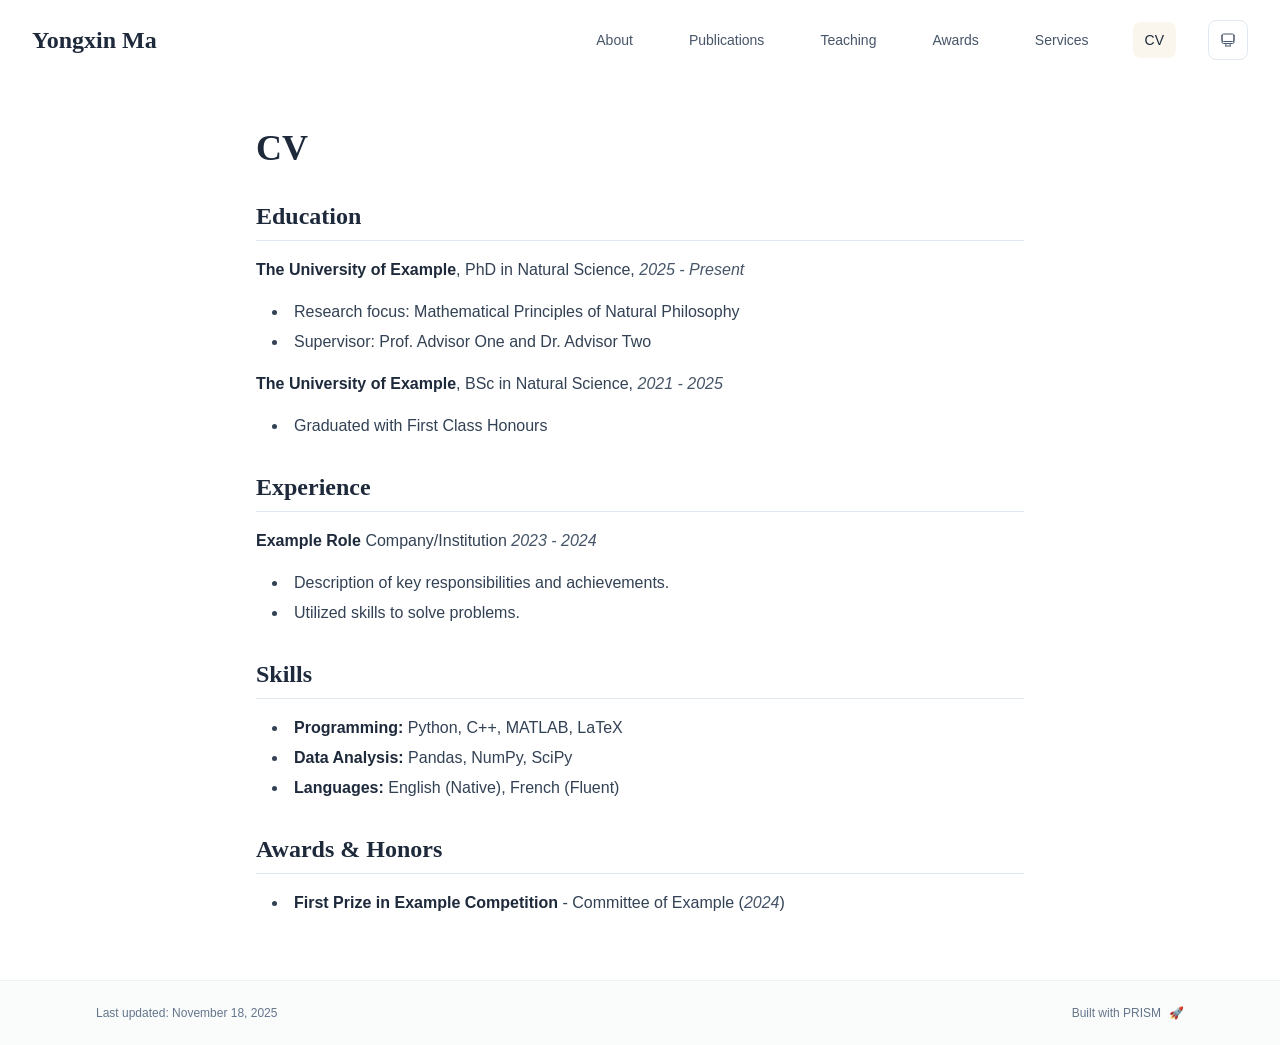
<file: cv/index.html>
<!DOCTYPE html><html lang="en" class="scroll-smooth"><head><meta charSet="utf-8"/><meta name="viewport" content="width=device-width, initial-scale=1"/><link rel="stylesheet" href="/_next/static/css/19bf7477d82f620e.css" data-precedence="next"/><link rel="preload" as="script" fetchPriority="low" href="/_next/static/chunks/webpack-679b75d1c4c2027c.js"/><script src="/_next/static/chunks/4bd1b696-70b6d399998de86a.js" async=""></script><script src="/_next/static/chunks/684-5aaa8290a129f299.js" async=""></script><script src="/_next/static/chunks/main-app-4bfe0fe61143ecec.js" async=""></script><script src="/_next/static/chunks/17-9c04c9413a9f9f1f.js" async=""></script><script src="/_next/static/chunks/874-6cc630662f3664af.js" async=""></script><script src="/_next/static/chunks/862-15038af301665bb3.js" async=""></script><script src="/_next/static/chunks/app/layout-a9cf9abeb55e5ad5.js" async=""></script><script src="/_next/static/chunks/178-595a94b9af1e67b5.js" async=""></script><script src="/_next/static/chunks/748-1f3129a1e6365cf9.js" async=""></script><script src="/_next/static/chunks/app/%5Bslug%5D/page-6ce17e239c001af6.js" async=""></script><link rel="icon" href="/favicon.svg" type="image/svg+xml"/><link rel="dns-prefetch" href="https://google-fonts.jialeliu.com"/><link rel="preconnect" href="https://google-fonts.jialeliu.com" crossorigin=""/><link rel="preload" as="style" href="https://google-fonts.jialeliu.com/css2?family=Inter:wght@300;400;500;600;700&amp;family=Crimson+Text:ital,wght@0,400;0,600;1,400&amp;display=swap"/><link rel="stylesheet" id="gfonts-css" href="https://google-fonts.jialeliu.com/css2?family=Inter:wght@300;400;500;600;700&amp;family=Crimson+Text:ital,wght@0,400;0,600;1,400&amp;display=swap" media="print"/><script>
              (function(){
                var l = document.getElementById('gfonts-css');
                if (!l) return;
                if (l.media !== 'all') {
                  l.addEventListener('load', function(){ try { l.media = 'all'; } catch(e){} });
                }
              })();
            </script><noscript><link rel="stylesheet" href="https://google-fonts.jialeliu.com/css2?family=Inter:wght@300;400;500;600;700&amp;family=Crimson+Text:ital,wght@0,400;0,600;1,400&amp;display=swap"/></noscript><script>
              try {
                const theme = localStorage.getItem('theme-storage');
                const parsed = theme ? JSON.parse(theme) : null;
                const setting = parsed?.state?.theme || 'system';
                const prefersDark = typeof window !== 'undefined' && window.matchMedia && window.matchMedia('(prefers-color-scheme: dark)').matches;
                const effective = setting === 'dark' ? 'dark' : (setting === 'light' ? 'light' : (prefersDark ? 'dark' : 'light'));
                var root = document.documentElement;
                root.classList.add(effective);
                root.setAttribute('data-theme', effective);
              } catch (e) {
                var root = document.documentElement;
                root.classList.add('light');
                root.setAttribute('data-theme', 'light');
              }
            </script><title>CV | Yongxin Ma</title><meta name="author" content="Yongxin Ma"/><meta name="keywords" content="Yongxin Ma,PhD,Research,University of Example"/><meta name="creator" content="Yongxin Ma"/><meta name="publisher" content="Yongxin Ma"/><meta property="og:title" content="Yongxin Ma"/><meta property="og:description" content="PhD student at the University of Example."/><meta property="og:site_name" content="Yongxin Ma&#x27;s Academic Website"/><meta property="og:locale" content="en_US"/><meta property="og:type" content="website"/><meta name="twitter:card" content="summary"/><meta name="twitter:title" content="Yongxin Ma"/><meta name="twitter:description" content="PhD student at the University of Example."/><link rel="icon" href="/favicon.svg"/><script>document.querySelectorAll('body link[rel="icon"], body link[rel="apple-touch-icon"]').forEach(el => document.head.appendChild(el))</script><script src="/_next/static/chunks/polyfills-42372ed130431b0a.js" noModule=""></script></head><body class="font-sans antialiased"><div style="visibility:hidden"><nav class="fixed top-0 left-0 right-0 z-50" data-headlessui-state=""><div class="transition-all duration-300 ease-out bg-transparent" style="transform:translateY(-100px)"><div class="max-w-7xl mx-auto px-4 sm:px-6 lg:px-8"><div class="flex justify-between items-center h-16 lg:h-20"><div class="flex-shrink-0" tabindex="0"><a class="text-xl lg:text-2xl font-serif font-semibold text-primary hover:text-accent transition-colors duration-200" href="/">Yongxin Ma</a></div><div class="hidden lg:block"><div class="ml-10 flex items-center space-x-8"><div class="flex items-baseline space-x-8"><a class="relative px-3 py-2 text-sm font-medium transition-all duration-200 rounded hover:bg-accent/10 hover:shadow-sm text-neutral-600 hover:text-primary" href="/"><span class="relative z-10">About</span></a><a class="relative px-3 py-2 text-sm font-medium transition-all duration-200 rounded hover:bg-accent/10 hover:shadow-sm text-neutral-600 hover:text-primary" href="/publications/"><span class="relative z-10">Publications</span></a><a class="relative px-3 py-2 text-sm font-medium transition-all duration-200 rounded hover:bg-accent/10 hover:shadow-sm text-neutral-600 hover:text-primary" href="/teaching/"><span class="relative z-10">Teaching</span></a><a class="relative px-3 py-2 text-sm font-medium transition-all duration-200 rounded hover:bg-accent/10 hover:shadow-sm text-neutral-600 hover:text-primary" href="/awards/"><span class="relative z-10">Awards</span></a><a class="relative px-3 py-2 text-sm font-medium transition-all duration-200 rounded hover:bg-accent/10 hover:shadow-sm text-neutral-600 hover:text-primary" href="/services/"><span class="relative z-10">Services</span></a><a class="relative px-3 py-2 text-sm font-medium transition-all duration-200 rounded hover:bg-accent/10 hover:shadow-sm text-primary" href="/cv/"><span class="relative z-10">CV</span><div class="absolute inset-0 bg-accent/10 rounded-lg"></div></a></div><div class="flex items-center justify-center w-10 h-10 rounded-lg border border-neutral-200 dark:border-[rgba(148,163,184,0.24)] bg-background dark:bg-neutral-800"><div class="w-4 h-4 rounded-full bg-neutral-300 animate-pulse"></div></div></div></div><div class="lg:hidden flex items-center space-x-2"><div class="flex items-center justify-center w-10 h-10 rounded-lg border border-neutral-200 dark:border-[rgba(148,163,184,0.24)] bg-background dark:bg-neutral-800"><div class="w-4 h-4 rounded-full bg-neutral-300 animate-pulse"></div></div><button class="inline-flex items-center justify-center p-2 rounded-md text-neutral-600 hover:text-primary hover:bg-neutral-100 dark:hover:bg-neutral-800 focus:outline-none focus:ring-2 focus:ring-inset focus:ring-accent transition-colors duration-200" id="headlessui-disclosure-button-«R5pdb»" type="button" aria-expanded="false" data-headlessui-state=""><span class="sr-only">Open main menu</span><div><svg xmlns="http://www.w3.org/2000/svg" fill="none" viewBox="0 0 24 24" stroke-width="1.5" stroke="currentColor" aria-hidden="true" data-slot="icon" class="block h-6 w-6"><path stroke-linecap="round" stroke-linejoin="round" d="M3.75 6.75h16.5M3.75 12h16.5m-16.5 5.25h16.5"></path></svg></div></button></div></div></div></div></nav><main class="min-h-screen pt-16 lg:pt-20"><div class="max-w-4xl mx-auto px-4 sm:px-6 lg:px-8 py-12"><div class="max-w-3xl mx-auto" style="opacity:0;transform:translateY(20px)"><h1 class="text-4xl font-serif font-bold text-primary mb-4">CV</h1><div class="text-neutral-700 dark:text-neutral-600 leading-relaxed"><h2 class="text-2xl font-serif font-bold text-primary mt-8 mb-4 border-b border-neutral-200 dark:border-neutral-800 pb-2">Education</h2>
<p class="mb-4 last:mb-0"><strong class="font-semibold text-primary">The University of Example</strong>, PhD in Natural Science, <em class="italic text-neutral-600 dark:text-neutral-500">2025 - Present</em></p>
<ul class="list-disc list-inside mb-4 space-y-1 ml-4">
<li class="mb-1">Research focus: Mathematical Principles of Natural Philosophy</li>
<li class="mb-1">Supervisor: Prof. Advisor One and Dr. Advisor Two</li>
</ul>
<p class="mb-4 last:mb-0"><strong class="font-semibold text-primary">The University of Example</strong>, BSc in Natural Science, <em class="italic text-neutral-600 dark:text-neutral-500">2021 - 2025</em></p>
<ul class="list-disc list-inside mb-4 space-y-1 ml-4">
<li class="mb-1">Graduated with First Class Honours</li>
</ul>
<h2 class="text-2xl font-serif font-bold text-primary mt-8 mb-4 border-b border-neutral-200 dark:border-neutral-800 pb-2">Experience</h2>
<p class="mb-4 last:mb-0"><strong class="font-semibold text-primary">Example Role</strong>
Company/Institution
<em class="italic text-neutral-600 dark:text-neutral-500">2023 - 2024</em></p>
<ul class="list-disc list-inside mb-4 space-y-1 ml-4">
<li class="mb-1">Description of key responsibilities and achievements.</li>
<li class="mb-1">Utilized skills to solve problems.</li>
</ul>
<h2 class="text-2xl font-serif font-bold text-primary mt-8 mb-4 border-b border-neutral-200 dark:border-neutral-800 pb-2">Skills</h2>
<ul class="list-disc list-inside mb-4 space-y-1 ml-4">
<li class="mb-1"><strong class="font-semibold text-primary">Programming:</strong> Python, C++, MATLAB, LaTeX</li>
<li class="mb-1"><strong class="font-semibold text-primary">Data Analysis:</strong> Pandas, NumPy, SciPy</li>
<li class="mb-1"><strong class="font-semibold text-primary">Languages:</strong> English (Native), French (Fluent)</li>
</ul>
<h2 class="text-2xl font-serif font-bold text-primary mt-8 mb-4 border-b border-neutral-200 dark:border-neutral-800 pb-2">Awards &amp; Honors</h2>
<ul class="list-disc list-inside mb-4 space-y-1 ml-4">
<li class="mb-1"><strong class="font-semibold text-primary">First Prize in Example Competition</strong> - Committee of Example (<em class="italic text-neutral-600 dark:text-neutral-500">2024</em>)</li>
</ul></div></div></div><!--$--><!--/$--><!--$--><!--/$--></main><footer class="border-t border-neutral-200/50 bg-neutral-50/50 dark:bg-neutral-900/50 dark:border-neutral-700/50"><div class="max-w-6xl mx-auto px-4 sm:px-6 lg:px-8 py-6"><div class="flex flex-col sm:flex-row justify-between items-center gap-2"><p class="text-xs text-neutral-500">Last updated: <!-- -->November 18, 2025</p><p class="text-xs text-neutral-500 flex items-center"><a href="https://github.com/xyjoey/PRISM" target="_blank" rel="noopener noreferrer">Built with PRISM</a><span class="ml-2">🚀</span></p></div></div></footer></div><script src="/_next/static/chunks/webpack-679b75d1c4c2027c.js" async=""></script><script>(self.__next_f=self.__next_f||[]).push([0])</script><script>self.__next_f.push([1,"1:\"$Sreact.fragment\"\n2:I[3719,[\"17\",\"static/chunks/17-9c04c9413a9f9f1f.js\",\"874\",\"static/chunks/874-6cc630662f3664af.js\",\"862\",\"static/chunks/862-15038af301665bb3.js\",\"177\",\"static/chunks/app/layout-a9cf9abeb55e5ad5.js\"],\"ThemeProvider\"]\n3:I[768,[\"17\",\"static/chunks/17-9c04c9413a9f9f1f.js\",\"874\",\"static/chunks/874-6cc630662f3664af.js\",\"862\",\"static/chunks/862-15038af301665bb3.js\",\"177\",\"static/chunks/app/layout-a9cf9abeb55e5ad5.js\"],\"default\"]\n4:I[7555,[],\"\"]\n5:I[1295,[],\"\"]\n6:I[2548,[\"17\",\"static/chunks/17-9c04c9413a9f9f1f.js\",\"874\",\"static/chunks/874-6cc630662f3664af.js\",\"862\",\"static/chunks/862-15038af301665bb3.js\",\"177\",\"static/chunks/app/layout-a9cf9abeb55e5ad5.js\"],\"default\"]\n8:I[9665,[],\"MetadataBoundary\"]\na:I[9665,[],\"OutletBoundary\"]\nd:I[4911,[],\"AsyncMetadataOutlet\"]\nf:I[9665,[],\"ViewportBoundary\"]\n11:I[6614,[],\"\"]\n:HL[\"/_next/static/css/19bf7477d82f620e.css\",\"style\"]\n"])</script><script>self.__next_f.push([1,"0:{\"P\":null,\"b\":\"sGTbrS8hk5V1yIeIBITJV\",\"p\":\"\",\"c\":[\"\",\"cv\",\"\"],\"i\":false,\"f\":[[[\"\",{\"children\":[[\"slug\",\"cv\",\"d\"],{\"children\":[\"__PAGE__\",{}]}]},\"$undefined\",\"$undefined\",true],[\"\",[\"$\",\"$1\",\"c\",{\"children\":[[[\"$\",\"link\",\"0\",{\"rel\":\"stylesheet\",\"href\":\"/_next/static/css/19bf7477d82f620e.css\",\"precedence\":\"next\",\"crossOrigin\":\"$undefined\",\"nonce\":\"$undefined\"}]],[\"$\",\"html\",null,{\"lang\":\"en\",\"className\":\"scroll-smooth\",\"suppressHydrationWarning\":true,\"children\":[[\"$\",\"head\",null,{\"children\":[[\"$\",\"link\",null,{\"rel\":\"icon\",\"href\":\"/favicon.svg\",\"type\":\"image/svg+xml\"}],[\"$\",\"link\",null,{\"rel\":\"dns-prefetch\",\"href\":\"https://google-fonts.jialeliu.com\"}],[\"$\",\"link\",null,{\"rel\":\"preconnect\",\"href\":\"https://google-fonts.jialeliu.com\",\"crossOrigin\":\"\"}],[\"$\",\"link\",null,{\"rel\":\"preload\",\"as\":\"style\",\"href\":\"https://google-fonts.jialeliu.com/css2?family=Inter:wght@300;400;500;600;700\u0026family=Crimson+Text:ital,wght@0,400;0,600;1,400\u0026display=swap\"}],[\"$\",\"link\",null,{\"rel\":\"stylesheet\",\"id\":\"gfonts-css\",\"href\":\"https://google-fonts.jialeliu.com/css2?family=Inter:wght@300;400;500;600;700\u0026family=Crimson+Text:ital,wght@0,400;0,600;1,400\u0026display=swap\",\"media\":\"print\"}],[\"$\",\"script\",null,{\"dangerouslySetInnerHTML\":{\"__html\":\"\\n              (function(){\\n                var l = document.getElementById('gfonts-css');\\n                if (!l) return;\\n                if (l.media !== 'all') {\\n                  l.addEventListener('load', function(){ try { l.media = 'all'; } catch(e){} });\\n                }\\n              })();\\n            \"}}],[\"$\",\"noscript\",null,{\"children\":[\"$\",\"link\",null,{\"rel\":\"stylesheet\",\"href\":\"https://google-fonts.jialeliu.com/css2?family=Inter:wght@300;400;500;600;700\u0026family=Crimson+Text:ital,wght@0,400;0,600;1,400\u0026display=swap\"}]}],[\"$\",\"script\",null,{\"dangerouslySetInnerHTML\":{\"__html\":\"\\n              try {\\n                const theme = localStorage.getItem('theme-storage');\\n                const parsed = theme ? JSON.parse(theme) : null;\\n                const setting = parsed?.state?.theme || 'system';\\n                const prefersDark = typeof window !== 'undefined' \u0026\u0026 window.matchMedia \u0026\u0026 window.matchMedia('(prefers-color-scheme: dark)').matches;\\n                const effective = setting === 'dark' ? 'dark' : (setting === 'light' ? 'light' : (prefersDark ? 'dark' : 'light'));\\n                var root = document.documentElement;\\n                root.classList.add(effective);\\n                root.setAttribute('data-theme', effective);\\n              } catch (e) {\\n                var root = document.documentElement;\\n                root.classList.add('light');\\n                root.setAttribute('data-theme', 'light');\\n              }\\n            \"}}]]}],[\"$\",\"body\",null,{\"className\":\"font-sans antialiased\",\"children\":[\"$\",\"$L2\",null,{\"children\":[[\"$\",\"$L3\",null,{\"items\":[{\"title\":\"About\",\"type\":\"page\",\"target\":\"about\",\"href\":\"/\"},{\"title\":\"Publications\",\"type\":\"page\",\"target\":\"publications\",\"href\":\"/publications\"},{\"title\":\"Teaching\",\"type\":\"page\",\"target\":\"teaching\",\"href\":\"/teaching\"},{\"title\":\"Awards\",\"type\":\"page\",\"target\":\"awards\",\"href\":\"/awards\"},{\"title\":\"Services\",\"type\":\"page\",\"target\":\"services\",\"href\":\"/services\"},{\"title\":\"CV\",\"type\":\"page\",\"target\":\"cv\",\"href\":\"/cv\"}],\"siteTitle\":\"Yongxin Ma\",\"enableOnePageMode\":false}],[\"$\",\"main\",null,{\"className\":\"min-h-screen pt-16 lg:pt-20\",\"children\":[\"$\",\"$L4\",null,{\"parallelRouterKey\":\"children\",\"error\":\"$undefined\",\"errorStyles\":\"$undefined\",\"errorScripts\":\"$undefined\",\"template\":[\"$\",\"$L5\",null,{}],\"templateStyles\":\"$undefined\",\"templateScripts\":\"$undefined\",\"notFound\":[[[\"$\",\"title\",null,{\"children\":\"404: This page could not be found.\"}],[\"$\",\"div\",null,{\"style\":{\"fontFamily\":\"system-ui,\\\"Segoe UI\\\",Roboto,Helvetica,Arial,sans-serif,\\\"Apple Color Emoji\\\",\\\"Segoe UI Emoji\\\"\",\"height\":\"100vh\",\"textAlign\":\"center\",\"display\":\"flex\",\"flexDirection\":\"column\",\"alignItems\":\"center\",\"justifyContent\":\"center\"},\"children\":[\"$\",\"div\",null,{\"children\":[[\"$\",\"style\",null,{\"dangerouslySetInnerHTML\":{\"__html\":\"body{color:#000;background:#fff;margin:0}.next-error-h1{border-right:1px solid rgba(0,0,0,.3)}@media (prefers-color-scheme:dark){body{color:#fff;background:#000}.next-error-h1{border-right:1px solid rgba(255,255,255,.3)}}\"}}],[\"$\",\"h1\",null,{\"className\":\"next-error-h1\",\"style\":{\"display\":\"inline-block\",\"margin\":\"0 20px 0 0\",\"padding\":\"0 23px 0 0\",\"fontSize\":24,\"fontWeight\":500,\"verticalAlign\":\"top\",\"lineHeight\":\"49px\"},\"children\":404}],[\"$\",\"div\",null,{\"style\":{\"display\":\"inline-block\"},\"children\":[\"$\",\"h2\",null,{\"style\":{\"fontSize\":14,\"fontWeight\":400,\"lineHeight\":\"49px\",\"margin\":0},\"children\":\"This page could not be found.\"}]}]]}]}]],[]],\"forbidden\":\"$undefined\",\"unauthorized\":\"$undefined\"}]}],[\"$\",\"$L6\",null,{\"lastUpdated\":\"November 18, 2025\"}]]}]}]]}]]}],{\"children\":[[\"slug\",\"cv\",\"d\"],[\"$\",\"$1\",\"c\",{\"children\":[null,[\"$\",\"$L4\",null,{\"parallelRouterKey\":\"children\",\"error\":\"$undefined\",\"errorStyles\":\"$undefined\",\"errorScripts\":\"$undefined\",\"template\":[\"$\",\"$L5\",null,{}],\"templateStyles\":\"$undefined\",\"templateScripts\":\"$undefined\",\"notFound\":\"$undefined\",\"forbidden\":\"$undefined\",\"unauthorized\":\"$undefined\"}]]}],{\"children\":[\"__PAGE__\",[\"$\",\"$1\",\"c\",{\"children\":[\"$L7\",[\"$\",\"$L8\",null,{\"children\":\"$L9\"}],null,[\"$\",\"$La\",null,{\"children\":[\"$Lb\",\"$Lc\",[\"$\",\"$Ld\",null,{\"promise\":\"$@e\"}]]}]]}],{},null,false]},null,false]},null,false],[\"$\",\"$1\",\"h\",{\"children\":[null,[\"$\",\"$1\",\"V8y008ACBORZ4BoJsQ0NX\",{\"children\":[[\"$\",\"$Lf\",null,{\"children\":\"$L10\"}],null]}],null]}],false]],\"m\":\"$undefined\",\"G\":[\"$11\",\"$undefined\"],\"s\":false,\"S\":true}\n"])</script><script>self.__next_f.push([1,"12:\"$Sreact.suspense\"\n13:I[4911,[],\"AsyncMetadata\"]\n15:I[4059,[\"17\",\"static/chunks/17-9c04c9413a9f9f1f.js\",\"178\",\"static/chunks/178-595a94b9af1e67b5.js\",\"748\",\"static/chunks/748-1f3129a1e6365cf9.js\",\"182\",\"static/chunks/app/%5Bslug%5D/page-6ce17e239c001af6.js\"],\"default\"]\n9:[\"$\",\"$12\",null,{\"fallback\":null,\"children\":[\"$\",\"$L13\",null,{\"promise\":\"$@14\"}]}]\n7:[\"$\",\"div\",null,{\"className\":\"max-w-4xl mx-auto px-4 sm:px-6 lg:px-8 py-12\",\"children\":[false,[\"$\",\"$L15\",null,{\"config\":{\"type\":\"text\",\"title\":\"CV\",\"source\":\"cv.md\"},\"content\":\"## Education\\n\\n**The University of Example**, PhD in Natural Science, *2025 - Present*\\n- Research focus: Mathematical Principles of Natural Philosophy\\n- Supervisor: Prof. Advisor One and Dr. Advisor Two\\n\\n**The University of Example**, BSc in Natural Science, *2021 - 2025*\\n- Graduated with First Class Honours\\n\\n## Experience\\n\\n**Example Role**\\nCompany/Institution\\n*2023 - 2024*\\n- Description of key responsibilities and achievements.\\n- Utilized skills to solve problems.\\n\\n## Skills\\n\\n- **Programming:** Python, C++, MATLAB, LaTeX\\n- **Data Analysis:** Pandas, NumPy, SciPy\\n- **Languages:** English (Native), French (Fluent)\\n\\n## Awards \u0026 Honors\\n\\n- **First Prize in Example Competition** - Committee of Example (*2024*)\\n\"}],false]}]\n"])</script><script>self.__next_f.push([1,"c:null\n"])</script><script>self.__next_f.push([1,"10:[[\"$\",\"meta\",\"0\",{\"charSet\":\"utf-8\"}],[\"$\",\"meta\",\"1\",{\"name\":\"viewport\",\"content\":\"width=device-width, initial-scale=1\"}]]\nb:null\n"])</script><script>self.__next_f.push([1,"14:{\"metadata\":[[\"$\",\"title\",\"0\",{\"children\":\"CV | Yongxin Ma\"}],[\"$\",\"meta\",\"1\",{\"name\":\"author\",\"content\":\"Yongxin Ma\"}],[\"$\",\"meta\",\"2\",{\"name\":\"keywords\",\"content\":\"Yongxin Ma,PhD,Research,University of Example\"}],[\"$\",\"meta\",\"3\",{\"name\":\"creator\",\"content\":\"Yongxin Ma\"}],[\"$\",\"meta\",\"4\",{\"name\":\"publisher\",\"content\":\"Yongxin Ma\"}],[\"$\",\"meta\",\"5\",{\"property\":\"og:title\",\"content\":\"Yongxin Ma\"}],[\"$\",\"meta\",\"6\",{\"property\":\"og:description\",\"content\":\"PhD student at the University of Example.\"}],[\"$\",\"meta\",\"7\",{\"property\":\"og:site_name\",\"content\":\"Yongxin Ma's Academic Website\"}],[\"$\",\"meta\",\"8\",{\"property\":\"og:locale\",\"content\":\"en_US\"}],[\"$\",\"meta\",\"9\",{\"property\":\"og:type\",\"content\":\"website\"}],[\"$\",\"meta\",\"10\",{\"name\":\"twitter:card\",\"content\":\"summary\"}],[\"$\",\"meta\",\"11\",{\"name\":\"twitter:title\",\"content\":\"Yongxin Ma\"}],[\"$\",\"meta\",\"12\",{\"name\":\"twitter:description\",\"content\":\"PhD student at the University of Example.\"}],[\"$\",\"link\",\"13\",{\"rel\":\"icon\",\"href\":\"/favicon.svg\"}]],\"error\":null,\"digest\":\"$undefined\"}\ne:{\"metadata\":\"$14:metadata\",\"error\":null,\"digest\":\"$undefined\"}\n"])</script></body></html>
</file>
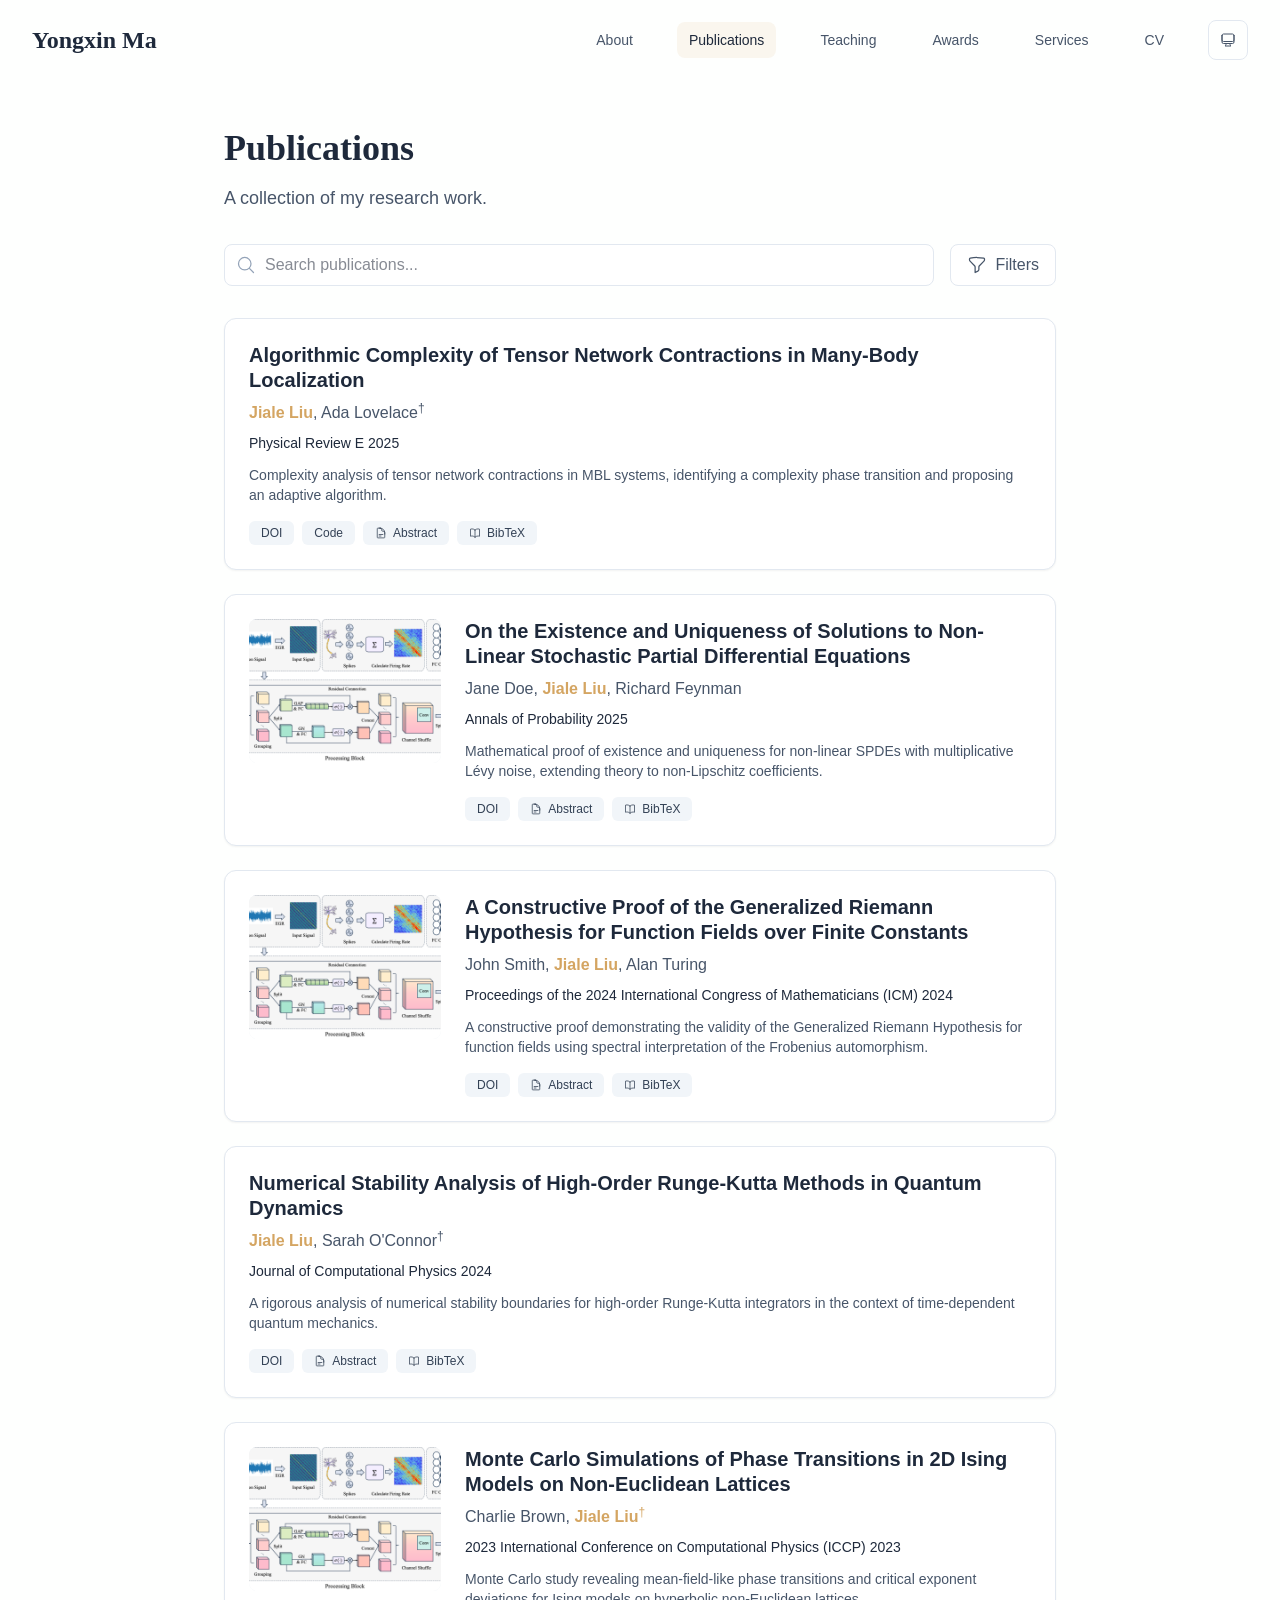
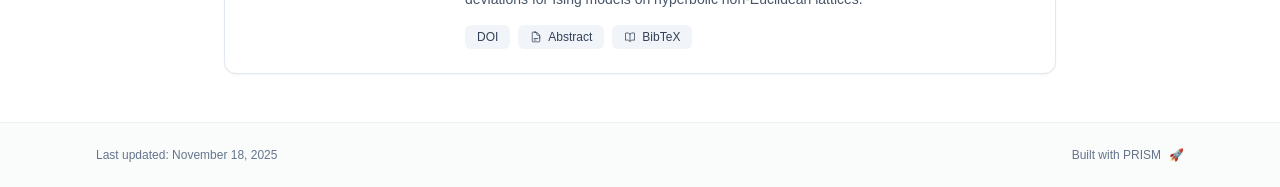
<file: publications/index.html>
<!DOCTYPE html><html lang="en" class="scroll-smooth"><head><meta charSet="utf-8"/><meta name="viewport" content="width=device-width, initial-scale=1"/><link rel="stylesheet" href="/_next/static/css/19bf7477d82f620e.css" data-precedence="next"/><link rel="preload" as="script" fetchPriority="low" href="/_next/static/chunks/webpack-679b75d1c4c2027c.js"/><script src="/_next/static/chunks/4bd1b696-70b6d399998de86a.js" async=""></script><script src="/_next/static/chunks/684-5aaa8290a129f299.js" async=""></script><script src="/_next/static/chunks/main-app-4bfe0fe61143ecec.js" async=""></script><script src="/_next/static/chunks/17-9c04c9413a9f9f1f.js" async=""></script><script src="/_next/static/chunks/874-6cc630662f3664af.js" async=""></script><script src="/_next/static/chunks/862-15038af301665bb3.js" async=""></script><script src="/_next/static/chunks/app/layout-a9cf9abeb55e5ad5.js" async=""></script><script src="/_next/static/chunks/178-595a94b9af1e67b5.js" async=""></script><script src="/_next/static/chunks/748-1f3129a1e6365cf9.js" async=""></script><script src="/_next/static/chunks/app/%5Bslug%5D/page-6ce17e239c001af6.js" async=""></script><link rel="icon" href="/favicon.svg" type="image/svg+xml"/><link rel="dns-prefetch" href="https://google-fonts.jialeliu.com"/><link rel="preconnect" href="https://google-fonts.jialeliu.com" crossorigin=""/><link rel="preload" as="style" href="https://google-fonts.jialeliu.com/css2?family=Inter:wght@300;400;500;600;700&amp;family=Crimson+Text:ital,wght@0,400;0,600;1,400&amp;display=swap"/><link rel="stylesheet" id="gfonts-css" href="https://google-fonts.jialeliu.com/css2?family=Inter:wght@300;400;500;600;700&amp;family=Crimson+Text:ital,wght@0,400;0,600;1,400&amp;display=swap" media="print"/><script>
              (function(){
                var l = document.getElementById('gfonts-css');
                if (!l) return;
                if (l.media !== 'all') {
                  l.addEventListener('load', function(){ try { l.media = 'all'; } catch(e){} });
                }
              })();
            </script><noscript><link rel="stylesheet" href="https://google-fonts.jialeliu.com/css2?family=Inter:wght@300;400;500;600;700&amp;family=Crimson+Text:ital,wght@0,400;0,600;1,400&amp;display=swap"/></noscript><script>
              try {
                const theme = localStorage.getItem('theme-storage');
                const parsed = theme ? JSON.parse(theme) : null;
                const setting = parsed?.state?.theme || 'system';
                const prefersDark = typeof window !== 'undefined' && window.matchMedia && window.matchMedia('(prefers-color-scheme: dark)').matches;
                const effective = setting === 'dark' ? 'dark' : (setting === 'light' ? 'light' : (prefersDark ? 'dark' : 'light'));
                var root = document.documentElement;
                root.classList.add(effective);
                root.setAttribute('data-theme', effective);
              } catch (e) {
                var root = document.documentElement;
                root.classList.add('light');
                root.setAttribute('data-theme', 'light');
              }
            </script><title>Publications | Yongxin Ma</title><meta name="description" content="A collection of my research work."/><meta name="author" content="Yongxin Ma"/><meta name="keywords" content="Yongxin Ma,PhD,Research,University of Example"/><meta name="creator" content="Yongxin Ma"/><meta name="publisher" content="Yongxin Ma"/><meta property="og:title" content="Yongxin Ma"/><meta property="og:description" content="PhD student at the University of Example."/><meta property="og:site_name" content="Yongxin Ma&#x27;s Academic Website"/><meta property="og:locale" content="en_US"/><meta property="og:type" content="website"/><meta name="twitter:card" content="summary"/><meta name="twitter:title" content="Yongxin Ma"/><meta name="twitter:description" content="PhD student at the University of Example."/><link rel="icon" href="/favicon.svg"/><script>document.querySelectorAll('body link[rel="icon"], body link[rel="apple-touch-icon"]').forEach(el => document.head.appendChild(el))</script><script src="/_next/static/chunks/polyfills-42372ed130431b0a.js" noModule=""></script></head><body class="font-sans antialiased"><div style="visibility:hidden"><nav class="fixed top-0 left-0 right-0 z-50" data-headlessui-state=""><div class="transition-all duration-300 ease-out bg-transparent" style="transform:translateY(-100px)"><div class="max-w-7xl mx-auto px-4 sm:px-6 lg:px-8"><div class="flex justify-between items-center h-16 lg:h-20"><div class="flex-shrink-0" tabindex="0"><a class="text-xl lg:text-2xl font-serif font-semibold text-primary hover:text-accent transition-colors duration-200" href="/">Yongxin Ma</a></div><div class="hidden lg:block"><div class="ml-10 flex items-center space-x-8"><div class="flex items-baseline space-x-8"><a class="relative px-3 py-2 text-sm font-medium transition-all duration-200 rounded hover:bg-accent/10 hover:shadow-sm text-neutral-600 hover:text-primary" href="/"><span class="relative z-10">About</span></a><a class="relative px-3 py-2 text-sm font-medium transition-all duration-200 rounded hover:bg-accent/10 hover:shadow-sm text-primary" href="/publications/"><span class="relative z-10">Publications</span><div class="absolute inset-0 bg-accent/10 rounded-lg"></div></a><a class="relative px-3 py-2 text-sm font-medium transition-all duration-200 rounded hover:bg-accent/10 hover:shadow-sm text-neutral-600 hover:text-primary" href="/teaching/"><span class="relative z-10">Teaching</span></a><a class="relative px-3 py-2 text-sm font-medium transition-all duration-200 rounded hover:bg-accent/10 hover:shadow-sm text-neutral-600 hover:text-primary" href="/awards/"><span class="relative z-10">Awards</span></a><a class="relative px-3 py-2 text-sm font-medium transition-all duration-200 rounded hover:bg-accent/10 hover:shadow-sm text-neutral-600 hover:text-primary" href="/services/"><span class="relative z-10">Services</span></a><a class="relative px-3 py-2 text-sm font-medium transition-all duration-200 rounded hover:bg-accent/10 hover:shadow-sm text-neutral-600 hover:text-primary" href="/cv/"><span class="relative z-10">CV</span></a></div><div class="flex items-center justify-center w-10 h-10 rounded-lg border border-neutral-200 dark:border-[rgba(148,163,184,0.24)] bg-background dark:bg-neutral-800"><div class="w-4 h-4 rounded-full bg-neutral-300 animate-pulse"></div></div></div></div><div class="lg:hidden flex items-center space-x-2"><div class="flex items-center justify-center w-10 h-10 rounded-lg border border-neutral-200 dark:border-[rgba(148,163,184,0.24)] bg-background dark:bg-neutral-800"><div class="w-4 h-4 rounded-full bg-neutral-300 animate-pulse"></div></div><button class="inline-flex items-center justify-center p-2 rounded-md text-neutral-600 hover:text-primary hover:bg-neutral-100 dark:hover:bg-neutral-800 focus:outline-none focus:ring-2 focus:ring-inset focus:ring-accent transition-colors duration-200" id="headlessui-disclosure-button-«R5pdb»" type="button" aria-expanded="false" data-headlessui-state=""><span class="sr-only">Open main menu</span><div><svg xmlns="http://www.w3.org/2000/svg" fill="none" viewBox="0 0 24 24" stroke-width="1.5" stroke="currentColor" aria-hidden="true" data-slot="icon" class="block h-6 w-6"><path stroke-linecap="round" stroke-linejoin="round" d="M3.75 6.75h16.5M3.75 12h16.5m-16.5 5.25h16.5"></path></svg></div></button></div></div></div></div></nav><main class="min-h-screen pt-16 lg:pt-20"><div class="max-w-4xl mx-auto px-4 sm:px-6 lg:px-8 py-12"><div style="opacity:0;transform:translateY(20px)"><div class="mb-8"><h1 class="text-4xl font-serif font-bold text-primary mb-4">Publications</h1><p class="text-lg text-neutral-600 dark:text-neutral-500 max-w-2xl">A collection of my research work.</p></div><div class="mb-8 space-y-4"><div class="flex flex-col sm:flex-row gap-4"><div class="relative flex-grow"><svg xmlns="http://www.w3.org/2000/svg" fill="none" viewBox="0 0 24 24" stroke-width="1.5" stroke="currentColor" aria-hidden="true" data-slot="icon" class="absolute left-3 top-1/2 transform -translate-y-1/2 h-5 w-5 text-neutral-400"><path stroke-linecap="round" stroke-linejoin="round" d="m21 21-5.197-5.197m0 0A7.5 7.5 0 1 0 5.196 5.196a7.5 7.5 0 0 0 10.607 10.607Z"></path></svg><input type="text" placeholder="Search publications..." class="w-full pl-10 pr-4 py-2 rounded-lg border border-neutral-200 dark:border-neutral-800 bg-white dark:bg-neutral-900 focus:ring-2 focus:ring-accent focus:border-transparent transition-all duration-200" value=""/></div><button class="flex items-center justify-center px-4 py-2 rounded-lg border transition-all duration-200 bg-white dark:bg-neutral-900 border-neutral-200 dark:border-neutral-800 text-neutral-600 hover:border-accent hover:text-accent"><svg xmlns="http://www.w3.org/2000/svg" fill="none" viewBox="0 0 24 24" stroke-width="1.5" stroke="currentColor" aria-hidden="true" data-slot="icon" class="h-5 w-5 mr-2"><path stroke-linecap="round" stroke-linejoin="round" d="M12 3c2.755 0 5.455.232 8.083.678.533.09.917.556.917 1.096v1.044a2.25 2.25 0 0 1-.659 1.591l-5.432 5.432a2.25 2.25 0 0 0-.659 1.591v2.927a2.25 2.25 0 0 1-1.244 2.013L9.75 21v-6.568a2.25 2.25 0 0 0-.659-1.591L3.659 7.409A2.25 2.25 0 0 1 3 5.818V4.774c0-.54.384-1.006.917-1.096A48.32 48.32 0 0 1 12 3Z"></path></svg>Filters</button></div></div><div class="space-y-6"><div class="bg-white dark:bg-neutral-900 p-6 rounded-xl shadow-sm border border-neutral-200 dark:border-neutral-800 hover:shadow-md transition-all duration-200" style="opacity:0;transform:translateY(20px)"><div class="flex flex-col md:flex-row gap-6"><div class="flex-grow"><h3 class="text-xl font-semibold text-primary mb-2 leading-tight">Algorithmic Complexity of Tensor Network Contractions in Many-Body Localization</h3><p class="text-base text-neutral-600 dark:text-neutral-400 mb-2"><span><span class="font-semibold text-accent">Jiale Liu</span>, </span><span><span class="">Ada Lovelace</span><sup class="ml-0 text-neutral-600 dark:text-neutral-400">†</sup></span></p><p class="text-sm font-medium text-neutral-800 dark:text-neutral-600 mb-3">Physical Review E<!-- --> <!-- -->2025</p><p class="text-sm text-neutral-600 dark:text-neutral-500 mb-4 line-clamp-3">Complexity analysis of tensor network contractions in MBL systems, identifying a complexity phase transition and proposing an adaptive algorithm.</p><div class="flex flex-wrap gap-2 mt-auto"><a href="https://doi.org/10.1103/PhysRevE.112.092101" target="_blank" rel="noopener noreferrer" class="inline-flex items-center px-3 py-1 rounded-md text-xs font-medium bg-neutral-100 dark:bg-neutral-800 text-neutral-700 dark:text-neutral-300 hover:bg-accent hover:text-white transition-colors">DOI</a><a href="https://github.com/xyjoey/Tensor_Network_Complexity_MBL" target="_blank" rel="noopener noreferrer" class="inline-flex items-center px-3 py-1 rounded-md text-xs font-medium bg-neutral-100 dark:bg-neutral-800 text-neutral-700 dark:text-neutral-300 hover:bg-accent hover:text-white transition-colors">Code</a><button class="inline-flex items-center px-3 py-1 rounded-md text-xs font-medium transition-colors bg-neutral-100 dark:bg-neutral-800 text-neutral-700 dark:text-neutral-300 hover:bg-accent hover:text-white"><svg xmlns="http://www.w3.org/2000/svg" fill="none" viewBox="0 0 24 24" stroke-width="1.5" stroke="currentColor" aria-hidden="true" data-slot="icon" class="h-3 w-3 mr-1.5"><path stroke-linecap="round" stroke-linejoin="round" d="M19.5 14.25v-2.625a3.375 3.375 0 0 0-3.375-3.375h-1.5A1.125 1.125 0 0 1 13.5 7.125v-1.5a3.375 3.375 0 0 0-3.375-3.375H8.25m0 12.75h7.5m-7.5 3H12M10.5 2.25H5.625c-.621 0-1.125.504-1.125 1.125v17.25c0 .621.504 1.125 1.125 1.125h12.75c.621 0 1.125-.504 1.125-1.125V11.25a9 9 0 0 0-9-9Z"></path></svg>Abstract</button><button class="inline-flex items-center px-3 py-1 rounded-md text-xs font-medium transition-colors bg-neutral-100 dark:bg-neutral-800 text-neutral-700 dark:text-neutral-300 hover:bg-accent hover:text-white"><svg xmlns="http://www.w3.org/2000/svg" fill="none" viewBox="0 0 24 24" stroke-width="1.5" stroke="currentColor" aria-hidden="true" data-slot="icon" class="h-3 w-3 mr-1.5"><path stroke-linecap="round" stroke-linejoin="round" d="M12 6.042A8.967 8.967 0 0 0 6 3.75c-1.052 0-2.062.18-3 .512v14.25A8.987 8.987 0 0 1 6 18c2.305 0 4.408.867 6 2.292m0-14.25a8.966 8.966 0 0 1 6-2.292c1.052 0 2.062.18 3 .512v14.25A8.987 8.987 0 0 0 18 18a8.967 8.967 0 0 0-6 2.292m0-14.25v14.25"></path></svg>BibTeX</button></div></div></div></div><div class="bg-white dark:bg-neutral-900 p-6 rounded-xl shadow-sm border border-neutral-200 dark:border-neutral-800 hover:shadow-md transition-all duration-200" style="opacity:0;transform:translateY(20px)"><div class="flex flex-col md:flex-row gap-6"><div class="w-full md:w-48 flex-shrink-0"><div class="aspect-video md:aspect-[4/3] relative rounded-lg overflow-hidden bg-neutral-100 dark:bg-neutral-800"><img alt="On the Existence and Uniqueness of Solutions to Non-Linear Stochastic Partial Differential Equations" loading="lazy" decoding="async" data-nimg="fill" class="object-cover" style="position:absolute;height:100%;width:100%;left:0;top:0;right:0;bottom:0;color:transparent" src="/papers/example.png"/></div></div><div class="flex-grow"><h3 class="text-xl font-semibold text-primary mb-2 leading-tight">On the Existence and Uniqueness of Solutions to Non-Linear Stochastic Partial Differential Equations</h3><p class="text-base text-neutral-600 dark:text-neutral-400 mb-2"><span><span class="">Jane Doe</span>, </span><span><span class="font-semibold text-accent">Jiale Liu</span>, </span><span><span class="">Richard Feynman</span></span></p><p class="text-sm font-medium text-neutral-800 dark:text-neutral-600 mb-3">Annals of Probability<!-- --> <!-- -->2025</p><p class="text-sm text-neutral-600 dark:text-neutral-500 mb-4 line-clamp-3">Mathematical proof of existence and uniqueness for non-linear SPDEs with multiplicative Lévy noise, extending theory to non-Lipschitz coefficients.</p><div class="flex flex-wrap gap-2 mt-auto"><a href="https://doi.org/10.1214/25-AOP1201" target="_blank" rel="noopener noreferrer" class="inline-flex items-center px-3 py-1 rounded-md text-xs font-medium bg-neutral-100 dark:bg-neutral-800 text-neutral-700 dark:text-neutral-300 hover:bg-accent hover:text-white transition-colors">DOI</a><button class="inline-flex items-center px-3 py-1 rounded-md text-xs font-medium transition-colors bg-neutral-100 dark:bg-neutral-800 text-neutral-700 dark:text-neutral-300 hover:bg-accent hover:text-white"><svg xmlns="http://www.w3.org/2000/svg" fill="none" viewBox="0 0 24 24" stroke-width="1.5" stroke="currentColor" aria-hidden="true" data-slot="icon" class="h-3 w-3 mr-1.5"><path stroke-linecap="round" stroke-linejoin="round" d="M19.5 14.25v-2.625a3.375 3.375 0 0 0-3.375-3.375h-1.5A1.125 1.125 0 0 1 13.5 7.125v-1.5a3.375 3.375 0 0 0-3.375-3.375H8.25m0 12.75h7.5m-7.5 3H12M10.5 2.25H5.625c-.621 0-1.125.504-1.125 1.125v17.25c0 .621.504 1.125 1.125 1.125h12.75c.621 0 1.125-.504 1.125-1.125V11.25a9 9 0 0 0-9-9Z"></path></svg>Abstract</button><button class="inline-flex items-center px-3 py-1 rounded-md text-xs font-medium transition-colors bg-neutral-100 dark:bg-neutral-800 text-neutral-700 dark:text-neutral-300 hover:bg-accent hover:text-white"><svg xmlns="http://www.w3.org/2000/svg" fill="none" viewBox="0 0 24 24" stroke-width="1.5" stroke="currentColor" aria-hidden="true" data-slot="icon" class="h-3 w-3 mr-1.5"><path stroke-linecap="round" stroke-linejoin="round" d="M12 6.042A8.967 8.967 0 0 0 6 3.75c-1.052 0-2.062.18-3 .512v14.25A8.987 8.987 0 0 1 6 18c2.305 0 4.408.867 6 2.292m0-14.25a8.966 8.966 0 0 1 6-2.292c1.052 0 2.062.18 3 .512v14.25A8.987 8.987 0 0 0 18 18a8.967 8.967 0 0 0-6 2.292m0-14.25v14.25"></path></svg>BibTeX</button></div></div></div></div><div class="bg-white dark:bg-neutral-900 p-6 rounded-xl shadow-sm border border-neutral-200 dark:border-neutral-800 hover:shadow-md transition-all duration-200" style="opacity:0;transform:translateY(20px)"><div class="flex flex-col md:flex-row gap-6"><div class="w-full md:w-48 flex-shrink-0"><div class="aspect-video md:aspect-[4/3] relative rounded-lg overflow-hidden bg-neutral-100 dark:bg-neutral-800"><img alt="A Constructive Proof of the Generalized Riemann Hypothesis for Function Fields over Finite Constants" loading="lazy" decoding="async" data-nimg="fill" class="object-cover" style="position:absolute;height:100%;width:100%;left:0;top:0;right:0;bottom:0;color:transparent" src="/papers/example.png"/></div></div><div class="flex-grow"><h3 class="text-xl font-semibold text-primary mb-2 leading-tight">A Constructive Proof of the Generalized Riemann Hypothesis for Function Fields over Finite Constants</h3><p class="text-base text-neutral-600 dark:text-neutral-400 mb-2"><span><span class="">John Smith</span>, </span><span><span class="font-semibold text-accent">Jiale Liu</span>, </span><span><span class="">Alan Turing</span></span></p><p class="text-sm font-medium text-neutral-800 dark:text-neutral-600 mb-3">Proceedings of the 2024 International Congress of Mathematicians (ICM)<!-- --> <!-- -->2024</p><p class="text-sm text-neutral-600 dark:text-neutral-500 mb-4 line-clamp-3">A constructive proof demonstrating the validity of the Generalized Riemann Hypothesis for function fields using spectral interpretation of the Frobenius automorphism.</p><div class="flex flex-wrap gap-2 mt-auto"><a href="https://doi.org/10.4171/ICM2024/102" target="_blank" rel="noopener noreferrer" class="inline-flex items-center px-3 py-1 rounded-md text-xs font-medium bg-neutral-100 dark:bg-neutral-800 text-neutral-700 dark:text-neutral-300 hover:bg-accent hover:text-white transition-colors">DOI</a><button class="inline-flex items-center px-3 py-1 rounded-md text-xs font-medium transition-colors bg-neutral-100 dark:bg-neutral-800 text-neutral-700 dark:text-neutral-300 hover:bg-accent hover:text-white"><svg xmlns="http://www.w3.org/2000/svg" fill="none" viewBox="0 0 24 24" stroke-width="1.5" stroke="currentColor" aria-hidden="true" data-slot="icon" class="h-3 w-3 mr-1.5"><path stroke-linecap="round" stroke-linejoin="round" d="M19.5 14.25v-2.625a3.375 3.375 0 0 0-3.375-3.375h-1.5A1.125 1.125 0 0 1 13.5 7.125v-1.5a3.375 3.375 0 0 0-3.375-3.375H8.25m0 12.75h7.5m-7.5 3H12M10.5 2.25H5.625c-.621 0-1.125.504-1.125 1.125v17.25c0 .621.504 1.125 1.125 1.125h12.75c.621 0 1.125-.504 1.125-1.125V11.25a9 9 0 0 0-9-9Z"></path></svg>Abstract</button><button class="inline-flex items-center px-3 py-1 rounded-md text-xs font-medium transition-colors bg-neutral-100 dark:bg-neutral-800 text-neutral-700 dark:text-neutral-300 hover:bg-accent hover:text-white"><svg xmlns="http://www.w3.org/2000/svg" fill="none" viewBox="0 0 24 24" stroke-width="1.5" stroke="currentColor" aria-hidden="true" data-slot="icon" class="h-3 w-3 mr-1.5"><path stroke-linecap="round" stroke-linejoin="round" d="M12 6.042A8.967 8.967 0 0 0 6 3.75c-1.052 0-2.062.18-3 .512v14.25A8.987 8.987 0 0 1 6 18c2.305 0 4.408.867 6 2.292m0-14.25a8.966 8.966 0 0 1 6-2.292c1.052 0 2.062.18 3 .512v14.25A8.987 8.987 0 0 0 18 18a8.967 8.967 0 0 0-6 2.292m0-14.25v14.25"></path></svg>BibTeX</button></div></div></div></div><div class="bg-white dark:bg-neutral-900 p-6 rounded-xl shadow-sm border border-neutral-200 dark:border-neutral-800 hover:shadow-md transition-all duration-200" style="opacity:0;transform:translateY(20px)"><div class="flex flex-col md:flex-row gap-6"><div class="flex-grow"><h3 class="text-xl font-semibold text-primary mb-2 leading-tight">Numerical Stability Analysis of High-Order Runge-Kutta Methods in Quantum Dynamics</h3><p class="text-base text-neutral-600 dark:text-neutral-400 mb-2"><span><span class="font-semibold text-accent">Jiale Liu</span>, </span><span><span class="">Sarah O&#x27;Connor</span><sup class="ml-0 text-neutral-600 dark:text-neutral-400">†</sup></span></p><p class="text-sm font-medium text-neutral-800 dark:text-neutral-600 mb-3">Journal of Computational Physics<!-- --> <!-- -->2024</p><p class="text-sm text-neutral-600 dark:text-neutral-500 mb-4 line-clamp-3">A rigorous analysis of numerical stability boundaries for high-order Runge-Kutta integrators in the context of time-dependent quantum mechanics.</p><div class="flex flex-wrap gap-2 mt-auto"><a href="https://doi.org/10.1016/j.jcp.2023.110832" target="_blank" rel="noopener noreferrer" class="inline-flex items-center px-3 py-1 rounded-md text-xs font-medium bg-neutral-100 dark:bg-neutral-800 text-neutral-700 dark:text-neutral-300 hover:bg-accent hover:text-white transition-colors">DOI</a><button class="inline-flex items-center px-3 py-1 rounded-md text-xs font-medium transition-colors bg-neutral-100 dark:bg-neutral-800 text-neutral-700 dark:text-neutral-300 hover:bg-accent hover:text-white"><svg xmlns="http://www.w3.org/2000/svg" fill="none" viewBox="0 0 24 24" stroke-width="1.5" stroke="currentColor" aria-hidden="true" data-slot="icon" class="h-3 w-3 mr-1.5"><path stroke-linecap="round" stroke-linejoin="round" d="M19.5 14.25v-2.625a3.375 3.375 0 0 0-3.375-3.375h-1.5A1.125 1.125 0 0 1 13.5 7.125v-1.5a3.375 3.375 0 0 0-3.375-3.375H8.25m0 12.75h7.5m-7.5 3H12M10.5 2.25H5.625c-.621 0-1.125.504-1.125 1.125v17.25c0 .621.504 1.125 1.125 1.125h12.75c.621 0 1.125-.504 1.125-1.125V11.25a9 9 0 0 0-9-9Z"></path></svg>Abstract</button><button class="inline-flex items-center px-3 py-1 rounded-md text-xs font-medium transition-colors bg-neutral-100 dark:bg-neutral-800 text-neutral-700 dark:text-neutral-300 hover:bg-accent hover:text-white"><svg xmlns="http://www.w3.org/2000/svg" fill="none" viewBox="0 0 24 24" stroke-width="1.5" stroke="currentColor" aria-hidden="true" data-slot="icon" class="h-3 w-3 mr-1.5"><path stroke-linecap="round" stroke-linejoin="round" d="M12 6.042A8.967 8.967 0 0 0 6 3.75c-1.052 0-2.062.18-3 .512v14.25A8.987 8.987 0 0 1 6 18c2.305 0 4.408.867 6 2.292m0-14.25a8.966 8.966 0 0 1 6-2.292c1.052 0 2.062.18 3 .512v14.25A8.987 8.987 0 0 0 18 18a8.967 8.967 0 0 0-6 2.292m0-14.25v14.25"></path></svg>BibTeX</button></div></div></div></div><div class="bg-white dark:bg-neutral-900 p-6 rounded-xl shadow-sm border border-neutral-200 dark:border-neutral-800 hover:shadow-md transition-all duration-200" style="opacity:0;transform:translateY(20px)"><div class="flex flex-col md:flex-row gap-6"><div class="w-full md:w-48 flex-shrink-0"><div class="aspect-video md:aspect-[4/3] relative rounded-lg overflow-hidden bg-neutral-100 dark:bg-neutral-800"><img alt="Monte Carlo Simulations of Phase Transitions in 2D Ising Models on Non-Euclidean Lattices" loading="lazy" decoding="async" data-nimg="fill" class="object-cover" style="position:absolute;height:100%;width:100%;left:0;top:0;right:0;bottom:0;color:transparent" src="/papers/example.png"/></div></div><div class="flex-grow"><h3 class="text-xl font-semibold text-primary mb-2 leading-tight">Monte Carlo Simulations of Phase Transitions in 2D Ising Models on Non-Euclidean Lattices</h3><p class="text-base text-neutral-600 dark:text-neutral-400 mb-2"><span><span class="">Charlie Brown</span>, </span><span><span class="font-semibold text-accent">Jiale Liu</span><sup class="ml-0 text-accent">†</sup></span></p><p class="text-sm font-medium text-neutral-800 dark:text-neutral-600 mb-3">2023 International Conference on Computational Physics (ICCP)<!-- --> <!-- -->2023</p><p class="text-sm text-neutral-600 dark:text-neutral-500 mb-4 line-clamp-3">Monte Carlo study revealing mean-field-like phase transitions and critical exponent deviations for Ising models on hyperbolic non-Euclidean lattices.</p><div class="flex flex-wrap gap-2 mt-auto"><a href="https://doi.org/10.1103/ICCP.2023.0045" target="_blank" rel="noopener noreferrer" class="inline-flex items-center px-3 py-1 rounded-md text-xs font-medium bg-neutral-100 dark:bg-neutral-800 text-neutral-700 dark:text-neutral-300 hover:bg-accent hover:text-white transition-colors">DOI</a><button class="inline-flex items-center px-3 py-1 rounded-md text-xs font-medium transition-colors bg-neutral-100 dark:bg-neutral-800 text-neutral-700 dark:text-neutral-300 hover:bg-accent hover:text-white"><svg xmlns="http://www.w3.org/2000/svg" fill="none" viewBox="0 0 24 24" stroke-width="1.5" stroke="currentColor" aria-hidden="true" data-slot="icon" class="h-3 w-3 mr-1.5"><path stroke-linecap="round" stroke-linejoin="round" d="M19.5 14.25v-2.625a3.375 3.375 0 0 0-3.375-3.375h-1.5A1.125 1.125 0 0 1 13.5 7.125v-1.5a3.375 3.375 0 0 0-3.375-3.375H8.25m0 12.75h7.5m-7.5 3H12M10.5 2.25H5.625c-.621 0-1.125.504-1.125 1.125v17.25c0 .621.504 1.125 1.125 1.125h12.75c.621 0 1.125-.504 1.125-1.125V11.25a9 9 0 0 0-9-9Z"></path></svg>Abstract</button><button class="inline-flex items-center px-3 py-1 rounded-md text-xs font-medium transition-colors bg-neutral-100 dark:bg-neutral-800 text-neutral-700 dark:text-neutral-300 hover:bg-accent hover:text-white"><svg xmlns="http://www.w3.org/2000/svg" fill="none" viewBox="0 0 24 24" stroke-width="1.5" stroke="currentColor" aria-hidden="true" data-slot="icon" class="h-3 w-3 mr-1.5"><path stroke-linecap="round" stroke-linejoin="round" d="M12 6.042A8.967 8.967 0 0 0 6 3.75c-1.052 0-2.062.18-3 .512v14.25A8.987 8.987 0 0 1 6 18c2.305 0 4.408.867 6 2.292m0-14.25a8.966 8.966 0 0 1 6-2.292c1.052 0 2.062.18 3 .512v14.25A8.987 8.987 0 0 0 18 18a8.967 8.967 0 0 0-6 2.292m0-14.25v14.25"></path></svg>BibTeX</button></div></div></div></div></div></div></div><!--$--><!--/$--><!--$--><!--/$--></main><footer class="border-t border-neutral-200/50 bg-neutral-50/50 dark:bg-neutral-900/50 dark:border-neutral-700/50"><div class="max-w-6xl mx-auto px-4 sm:px-6 lg:px-8 py-6"><div class="flex flex-col sm:flex-row justify-between items-center gap-2"><p class="text-xs text-neutral-500">Last updated: <!-- -->November 18, 2025</p><p class="text-xs text-neutral-500 flex items-center"><a href="https://github.com/xyjoey/PRISM" target="_blank" rel="noopener noreferrer">Built with PRISM</a><span class="ml-2">🚀</span></p></div></div></footer></div><script src="/_next/static/chunks/webpack-679b75d1c4c2027c.js" async=""></script><script>(self.__next_f=self.__next_f||[]).push([0])</script><script>self.__next_f.push([1,"1:\"$Sreact.fragment\"\n2:I[3719,[\"17\",\"static/chunks/17-9c04c9413a9f9f1f.js\",\"874\",\"static/chunks/874-6cc630662f3664af.js\",\"862\",\"static/chunks/862-15038af301665bb3.js\",\"177\",\"static/chunks/app/layout-a9cf9abeb55e5ad5.js\"],\"ThemeProvider\"]\n3:I[768,[\"17\",\"static/chunks/17-9c04c9413a9f9f1f.js\",\"874\",\"static/chunks/874-6cc630662f3664af.js\",\"862\",\"static/chunks/862-15038af301665bb3.js\",\"177\",\"static/chunks/app/layout-a9cf9abeb55e5ad5.js\"],\"default\"]\n4:I[7555,[],\"\"]\n5:I[1295,[],\"\"]\n6:I[2548,[\"17\",\"static/chunks/17-9c04c9413a9f9f1f.js\",\"874\",\"static/chunks/874-6cc630662f3664af.js\",\"862\",\"static/chunks/862-15038af301665bb3.js\",\"177\",\"static/chunks/app/layout-a9cf9abeb55e5ad5.js\"],\"default\"]\n8:I[9665,[],\"MetadataBoundary\"]\na:I[9665,[],\"OutletBoundary\"]\nd:I[4911,[],\"AsyncMetadataOutlet\"]\nf:I[9665,[],\"ViewportBoundary\"]\n11:I[6614,[],\"\"]\n:HL[\"/_next/static/css/19bf7477d82f620e.css\",\"style\"]\n"])</script><script>self.__next_f.push([1,"0:{\"P\":null,\"b\":\"sGTbrS8hk5V1yIeIBITJV\",\"p\":\"\",\"c\":[\"\",\"publications\",\"\"],\"i\":false,\"f\":[[[\"\",{\"children\":[[\"slug\",\"publications\",\"d\"],{\"children\":[\"__PAGE__\",{}]}]},\"$undefined\",\"$undefined\",true],[\"\",[\"$\",\"$1\",\"c\",{\"children\":[[[\"$\",\"link\",\"0\",{\"rel\":\"stylesheet\",\"href\":\"/_next/static/css/19bf7477d82f620e.css\",\"precedence\":\"next\",\"crossOrigin\":\"$undefined\",\"nonce\":\"$undefined\"}]],[\"$\",\"html\",null,{\"lang\":\"en\",\"className\":\"scroll-smooth\",\"suppressHydrationWarning\":true,\"children\":[[\"$\",\"head\",null,{\"children\":[[\"$\",\"link\",null,{\"rel\":\"icon\",\"href\":\"/favicon.svg\",\"type\":\"image/svg+xml\"}],[\"$\",\"link\",null,{\"rel\":\"dns-prefetch\",\"href\":\"https://google-fonts.jialeliu.com\"}],[\"$\",\"link\",null,{\"rel\":\"preconnect\",\"href\":\"https://google-fonts.jialeliu.com\",\"crossOrigin\":\"\"}],[\"$\",\"link\",null,{\"rel\":\"preload\",\"as\":\"style\",\"href\":\"https://google-fonts.jialeliu.com/css2?family=Inter:wght@300;400;500;600;700\u0026family=Crimson+Text:ital,wght@0,400;0,600;1,400\u0026display=swap\"}],[\"$\",\"link\",null,{\"rel\":\"stylesheet\",\"id\":\"gfonts-css\",\"href\":\"https://google-fonts.jialeliu.com/css2?family=Inter:wght@300;400;500;600;700\u0026family=Crimson+Text:ital,wght@0,400;0,600;1,400\u0026display=swap\",\"media\":\"print\"}],[\"$\",\"script\",null,{\"dangerouslySetInnerHTML\":{\"__html\":\"\\n              (function(){\\n                var l = document.getElementById('gfonts-css');\\n                if (!l) return;\\n                if (l.media !== 'all') {\\n                  l.addEventListener('load', function(){ try { l.media = 'all'; } catch(e){} });\\n                }\\n              })();\\n            \"}}],[\"$\",\"noscript\",null,{\"children\":[\"$\",\"link\",null,{\"rel\":\"stylesheet\",\"href\":\"https://google-fonts.jialeliu.com/css2?family=Inter:wght@300;400;500;600;700\u0026family=Crimson+Text:ital,wght@0,400;0,600;1,400\u0026display=swap\"}]}],[\"$\",\"script\",null,{\"dangerouslySetInnerHTML\":{\"__html\":\"\\n              try {\\n                const theme = localStorage.getItem('theme-storage');\\n                const parsed = theme ? JSON.parse(theme) : null;\\n                const setting = parsed?.state?.theme || 'system';\\n                const prefersDark = typeof window !== 'undefined' \u0026\u0026 window.matchMedia \u0026\u0026 window.matchMedia('(prefers-color-scheme: dark)').matches;\\n                const effective = setting === 'dark' ? 'dark' : (setting === 'light' ? 'light' : (prefersDark ? 'dark' : 'light'));\\n                var root = document.documentElement;\\n                root.classList.add(effective);\\n                root.setAttribute('data-theme', effective);\\n              } catch (e) {\\n                var root = document.documentElement;\\n                root.classList.add('light');\\n                root.setAttribute('data-theme', 'light');\\n              }\\n            \"}}]]}],[\"$\",\"body\",null,{\"className\":\"font-sans antialiased\",\"children\":[\"$\",\"$L2\",null,{\"children\":[[\"$\",\"$L3\",null,{\"items\":[{\"title\":\"About\",\"type\":\"page\",\"target\":\"about\",\"href\":\"/\"},{\"title\":\"Publications\",\"type\":\"page\",\"target\":\"publications\",\"href\":\"/publications\"},{\"title\":\"Teaching\",\"type\":\"page\",\"target\":\"teaching\",\"href\":\"/teaching\"},{\"title\":\"Awards\",\"type\":\"page\",\"target\":\"awards\",\"href\":\"/awards\"},{\"title\":\"Services\",\"type\":\"page\",\"target\":\"services\",\"href\":\"/services\"},{\"title\":\"CV\",\"type\":\"page\",\"target\":\"cv\",\"href\":\"/cv\"}],\"siteTitle\":\"Yongxin Ma\",\"enableOnePageMode\":false}],[\"$\",\"main\",null,{\"className\":\"min-h-screen pt-16 lg:pt-20\",\"children\":[\"$\",\"$L4\",null,{\"parallelRouterKey\":\"children\",\"error\":\"$undefined\",\"errorStyles\":\"$undefined\",\"errorScripts\":\"$undefined\",\"template\":[\"$\",\"$L5\",null,{}],\"templateStyles\":\"$undefined\",\"templateScripts\":\"$undefined\",\"notFound\":[[[\"$\",\"title\",null,{\"children\":\"404: This page could not be found.\"}],[\"$\",\"div\",null,{\"style\":{\"fontFamily\":\"system-ui,\\\"Segoe UI\\\",Roboto,Helvetica,Arial,sans-serif,\\\"Apple Color Emoji\\\",\\\"Segoe UI Emoji\\\"\",\"height\":\"100vh\",\"textAlign\":\"center\",\"display\":\"flex\",\"flexDirection\":\"column\",\"alignItems\":\"center\",\"justifyContent\":\"center\"},\"children\":[\"$\",\"div\",null,{\"children\":[[\"$\",\"style\",null,{\"dangerouslySetInnerHTML\":{\"__html\":\"body{color:#000;background:#fff;margin:0}.next-error-h1{border-right:1px solid rgba(0,0,0,.3)}@media (prefers-color-scheme:dark){body{color:#fff;background:#000}.next-error-h1{border-right:1px solid rgba(255,255,255,.3)}}\"}}],[\"$\",\"h1\",null,{\"className\":\"next-error-h1\",\"style\":{\"display\":\"inline-block\",\"margin\":\"0 20px 0 0\",\"padding\":\"0 23px 0 0\",\"fontSize\":24,\"fontWeight\":500,\"verticalAlign\":\"top\",\"lineHeight\":\"49px\"},\"children\":404}],[\"$\",\"div\",null,{\"style\":{\"display\":\"inline-block\"},\"children\":[\"$\",\"h2\",null,{\"style\":{\"fontSize\":14,\"fontWeight\":400,\"lineHeight\":\"49px\",\"margin\":0},\"children\":\"This page could not be found.\"}]}]]}]}]],[]],\"forbidden\":\"$undefined\",\"unauthorized\":\"$undefined\"}]}],[\"$\",\"$L6\",null,{\"lastUpdated\":\"November 18, 2025\"}]]}]}]]}]]}],{\"children\":[[\"slug\",\"publications\",\"d\"],[\"$\",\"$1\",\"c\",{\"children\":[null,[\"$\",\"$L4\",null,{\"parallelRouterKey\":\"children\",\"error\":\"$undefined\",\"errorStyles\":\"$undefined\",\"errorScripts\":\"$undefined\",\"template\":[\"$\",\"$L5\",null,{}],\"templateStyles\":\"$undefined\",\"templateScripts\":\"$undefined\",\"notFound\":\"$undefined\",\"forbidden\":\"$undefined\",\"unauthorized\":\"$undefined\"}]]}],{\"children\":[\"__PAGE__\",[\"$\",\"$1\",\"c\",{\"children\":[\"$L7\",[\"$\",\"$L8\",null,{\"children\":\"$L9\"}],null,[\"$\",\"$La\",null,{\"children\":[\"$Lb\",\"$Lc\",[\"$\",\"$Ld\",null,{\"promise\":\"$@e\"}]]}]]}],{},null,false]},null,false]},null,false],[\"$\",\"$1\",\"h\",{\"children\":[null,[\"$\",\"$1\",\"xPLDkJB3FFUUxAckFPfMW\",{\"children\":[[\"$\",\"$Lf\",null,{\"children\":\"$L10\"}],null]}],null]}],false]],\"m\":\"$undefined\",\"G\":[\"$11\",\"$undefined\"],\"s\":false,\"S\":true}\n"])</script><script>self.__next_f.push([1,"12:\"$Sreact.suspense\"\n13:I[4911,[],\"AsyncMetadata\"]\n15:I[6669,[\"17\",\"static/chunks/17-9c04c9413a9f9f1f.js\",\"178\",\"static/chunks/178-595a94b9af1e67b5.js\",\"748\",\"static/chunks/748-1f3129a1e6365cf9.js\",\"182\",\"static/chunks/app/%5Bslug%5D/page-6ce17e239c001af6.js\"],\"default\"]\n9:[\"$\",\"$12\",null,{\"fallback\":null,\"children\":[\"$\",\"$L13\",null,{\"promise\":\"$@14\"}]}]\n16:T507,@article{liu2025algorithmic,\n  title = {Algorithmic Complexity of Tensor Network Contractions in Many-Body Localization},\n  author = {Jiale Liu and Ada Lovelace},\n  year = {2025},\n  month = {sep},\n  journal = {Physical Review E},\n  issn = {2470-0045},\n  publisher = {APS},\n  abstract = {Simulating the dynamics of many-body localized (MBL) systems poses a significant challenge due to the logarithmic growth of entanglement entropy. This paper analyzes the algorithmic complexity of contracting Tensor Networks, specifically Matrix Product States (MPS) and Projected Entangled Pair States (PEPS), when applied to MBL Hamiltonians. We prove that while the exact contraction is #P-complete, approximate contraction schemes based on singular value decomposition (SVD) truncation exhibit polynomial time complexity with bounded error for short-time evolution. However, we identify a \"complexity phase transition\" at the ergodic-MBL transition point, where the bond dimension required for a fixed accuracy diverges exponentially. We propose a novel adaptive bond-dimension algorithm that optimizes computational resources by exploiting the area law of entanglement in the localized phase, demonstrating superior performance on Heisenberg spin chains.},\n  doi = {10.1103/PhysRevE.112.092101}\n}17:T527,@article{doe2025existence,\n  title = {On the Existence and Uniqueness of Solutions to Non-Linear Stochastic Partial Differential Equations},\n  author = {Jane Doe and Jiale Liu and Richard Feynman},\n  year = {2025},\n  month = {jun},\n  journal = {Annals of Probability},\n  volume = {53},\n  number = {4},\n  pages = {1201--1245},\n  issn = {0091-1798},\n  doi = {10.1214/25-AOP1201},\n  copyrig"])</script><script>self.__next_f.push([1,"ht = {https://imstat.org/journals-and-publications/annals-of-probability/},\n  abstract = {We establish the existence and uniqueness of strong solutions for a class of non-linear Stochastic Partial Differential Equations (SPDEs) driven by multiplicative Lévy noise. The equations under consideration model turbulent fluid flow and heat transport in random media. By employing a Galerkin approximation scheme combined with a compact embedding theorem, we prove the convergence of the approximate solutions in appropriate Hilbert spaces. Furthermore, we derive a priori estimates that ensure the global regularity of the solution almost surely. A key contribution of this work is the treatment of non-Lipschitz coefficients using a stochastic Gronwall inequality, extending the applicability of the theory to more singular physical models. We also discuss the ergodic properties of the invariant measures associated with the SPDEs.}\n}18:T528,@inproceedings{smith2024constructive,\n  title = {A Constructive Proof of the Generalized Riemann Hypothesis for Function Fields over Finite Constants},\n  booktitle = {Proceedings of the 2024 International Congress of Mathematicians (ICM)},\n  author = {John Smith and Jiale Liu and Alan Turing},\n  year = {2024},\n  month = {jun},\n  pages = {205--218},\n  publisher = {EMS Press},\n  address = {Paris, France},\n  doi = {10.4171/ICM2024/102},\n  urldate = {2024-12-02},\n  isbn = {978-3-03719-202-8},\n  abstract = {We present a novel constructive proof for the Generalized Riemann Hypothesis (GRH) specifically within the context of function fields over finite constants. Unlike previous existential approaches, our method utilizes the spectral interpretation of the Frobenius automorphism acting on étale cohomology groups. We explicitly construct the L-functions associated with algebraic curves and demonstrate that their zeros lie strictly on the critical line Re(s) = 1/2. This work bridges the gap between classical analytic number theory and geometric invariant theory, offering new insights into the distri"])</script><script>self.__next_f.push([1,"bution of prime polynomials. The constructive nature of our proof allows for the algorithmic verification of L-function properties for curves of genus g \u003e 100, which was previously computationally intractable.}\n}19:T504,@article{liu2024stability,\n  title = {Numerical Stability Analysis of High-Order Runge-Kutta Methods in Quantum Dynamics},\n  author = {Jiale Liu and Sarah O'Connor},\n  year = {2024},\n  month = {mar},\n  journal = {Journal of Computational Physics},\n  volume = {450},\n  pages = {110832},\n  issn = {0021-9991},\n  doi = {10.1016/j.jcp.2023.110832},\n  urldate = {2024-12-02},\n  langid = {english},\n  abstract = {The precise time-evolution of quantum systems is a cornerstone of computational physics. This paper investigates the numerical stability of high-order Runge-Kutta (RK) methods when applied to the time-dependent Schrödinger equation. We derive rigorous stability boundaries for symplectic and non-symplectic RK integrators and demonstrate that specific implicit schemes preserve unitarity over extended simulation times. By analyzing the spectral properties of the Hamiltonian operator, we establish a relationship between the Courant-Friedrichs-Lewy (CFL) condition and the imaginary eigenvalues characteristic of quantum propagators. Our findings are validated through simulations of wave packet scattering and harmonic oscillator dynamics, showing that our proposed optimized RK coefficients significantly reduce phase error accumulation compared to standard integrators.}\n}1a:T54a,@inproceedings{brown2023monte,\n  title = {Monte Carlo Simulations of Phase Transitions in 2D Ising Models on Non-Euclidean Lattices},\n  shorttitle = {Ising on Hyperbolic Planes},\n  booktitle = {2023 International Conference on Computational Physics (ICCP)},\n  author = {Charlie Brown and Jiale Liu},\n  year = {2023},\n  month = {dec},\n  pages = {45--52},\n  publisher = {APS},\n  address = {Tokyo, Japan},\n  doi = {10.1103/ICCP.2023.0045},\n  urldate = {2024-12-02},\n  isbn = {978-0-7354-2000-1},\n  abstract = {The behavior of spin systems "])</script><script>self.__next_f.push([1,"on curved geometries offers a unique window into the interplay between topology and statistical mechanics. This study employs extensive Monte Carlo simulations to explore the phase transitions of the 2D Ising model mapped onto hyperbolic lattices (Poincaré disk). We utilize the Wolff cluster algorithm to overcome critical slowing down near the phase transition temperature. Our results indicate that the critical exponents on negatively curved surfaces deviate significantly from the standard Onsager solution for flat Euclidean lattices. Specifically, we observe a suppression of the correlation length divergence, suggesting a mean-field-like behavior induced by the exponential expansion of the lattice volume. These findings have implications for understanding quantum gravity models and holographic duality.}\n}"])</script><script>self.__next_f.push([1,"7:[\"$\",\"div\",null,{\"className\":\"max-w-4xl mx-auto px-4 sm:px-6 lg:px-8 py-12\",\"children\":[[\"$\",\"$L15\",null,{\"config\":{\"type\":\"publication\",\"title\":\"Publications\",\"description\":\"A collection of my research work.\",\"source\":\"publications.bib\"},\"publications\":[{\"id\":\"liu2025algorithmic\",\"title\":\"Algorithmic Complexity of Tensor Network Contractions in Many-Body Localization\",\"authors\":[{\"name\":\"Jiale Liu\",\"isHighlighted\":true,\"isCorresponding\":false,\"isCoAuthor\":false},{\"name\":\"Ada Lovelace\",\"isHighlighted\":false,\"isCorresponding\":true,\"isCoAuthor\":false}],\"year\":2025,\"month\":\"9\",\"type\":\"journal\",\"status\":\"published\",\"tags\":[\"Tensor Networks\",\"Many-Body Localization\",\"Complexity Theory\",\"Quantum Information\"],\"keywords\":\"$7:props:children:0:props:publications:0:tags\",\"researchArea\":\"quantum-computing\",\"journal\":\"Physical Review E\",\"conference\":\"\",\"doi\":\"10.1103/PhysRevE.112.092101\",\"code\":\"https://github.com/xyjoey/Tensor_Network_Complexity_MBL\",\"abstract\":\"Simulating the dynamics of many-body localized (MBL) systems poses a significant challenge due to the logarithmic growth of entanglement entropy. This paper analyzes the algorithmic complexity of contracting Tensor Networks, specifically Matrix Product States (MPS) and Projected Entangled Pair States (PEPS), when applied to MBL Hamiltonians. We prove that while the exact contraction is #P-complete, approximate contraction schemes based on singular value decomposition (SVD) truncation exhibit polynomial time complexity with bounded error for short-time evolution. However, we identify a \\\"complexity phase transition\\\" at the ergodic-MBL transition point, where the bond dimension required for a fixed accuracy diverges exponentially. We propose a novel adaptive bond-dimension algorithm that optimizes computational resources by exploiting the area law of entanglement in the localized phase, demonstrating superior performance on Heisenberg spin chains.\",\"description\":\"Complexity analysis of tensor network contractions in MBL systems, identifying a complexity phase transition and proposing an adaptive algorithm.\",\"selected\":true,\"bibtex\":\"$16\"},{\"id\":\"doe2025existence\",\"title\":\"On the Existence and Uniqueness of Solutions to Non-Linear Stochastic Partial Differential Equations\",\"authors\":[{\"name\":\"Jane Doe\",\"isHighlighted\":false,\"isCorresponding\":false,\"isCoAuthor\":false},{\"name\":\"Jiale Liu\",\"isHighlighted\":true,\"isCorresponding\":false,\"isCoAuthor\":false},{\"name\":\"Richard Feynman\",\"isHighlighted\":false,\"isCorresponding\":false,\"isCoAuthor\":false}],\"year\":2025,\"month\":\"6\",\"type\":\"journal\",\"status\":\"published\",\"tags\":[\"Stochastic Analysis\",\"SPDE\",\"Existence Theorems\",\"Probability Theory\"],\"keywords\":\"$7:props:children:0:props:publications:1:tags\",\"researchArea\":\"machine-learning\",\"journal\":\"Annals of Probability\",\"conference\":\"\",\"volume\":\"53\",\"issue\":\"4\",\"pages\":\"1201--1245\",\"doi\":\"10.1214/25-AOP1201\",\"abstract\":\"We establish the existence and uniqueness of strong solutions for a class of non-linear Stochastic Partial Differential Equations (SPDEs) driven by multiplicative Lévy noise. The equations under consideration model turbulent fluid flow and heat transport in random media. By employing a Galerkin approximation scheme combined with a compact embedding theorem, we prove the convergence of the approximate solutions in appropriate Hilbert spaces. Furthermore, we derive a priori estimates that ensure the global regularity of the solution almost surely. A key contribution of this work is the treatment of non-Lipschitz coefficients using a stochastic Gronwall inequality, extending the applicability of the theory to more singular physical models. We also discuss the ergodic properties of the invariant measures associated with the SPDEs.\",\"description\":\"Mathematical proof of existence and uniqueness for non-linear SPDEs with multiplicative Lévy noise, extending theory to non-Lipschitz coefficients.\",\"selected\":false,\"preview\":\"example.png\",\"bibtex\":\"$17\"},{\"id\":\"smith2024constructive\",\"title\":\"A Constructive Proof of the Generalized Riemann Hypothesis for Function Fields over Finite Constants\",\"authors\":[{\"name\":\"John Smith\",\"isHighlighted\":false,\"isCorresponding\":false,\"isCoAuthor\":false},{\"name\":\"Jiale Liu\",\"isHighlighted\":true,\"isCorresponding\":false,\"isCoAuthor\":true},{\"name\":\"Alan Turing\",\"isHighlighted\":false,\"isCorresponding\":false,\"isCoAuthor\":false}],\"year\":2024,\"month\":\"6\",\"type\":\"conference\",\"status\":\"published\",\"tags\":[\"Number Theory\",\"Riemann Hypothesis\",\"Function Fields\",\"Algebraic Geometry\"],\"keywords\":\"$7:props:children:0:props:publications:2:tags\",\"researchArea\":\"machine-learning\",\"journal\":\"\",\"conference\":\"Proceedings of the 2024 International Congress of Mathematicians (ICM)\",\"pages\":\"205--218\",\"doi\":\"10.4171/ICM2024/102\",\"abstract\":\"We present a novel constructive proof for the Generalized Riemann Hypothesis (GRH) specifically within the context of function fields over finite constants. Unlike previous existential approaches, our method utilizes the spectral interpretation of the Frobenius automorphism acting on étale cohomology groups. We explicitly construct the L-functions associated with algebraic curves and demonstrate that their zeros lie strictly on the critical line Re(s) = 1/2. This work bridges the gap between classical analytic number theory and geometric invariant theory, offering new insights into the distribution of prime polynomials. The constructive nature of our proof allows for the algorithmic verification of L-function properties for curves of genus g \u003e 100, which was previously computationally intractable.\",\"description\":\"A constructive proof demonstrating the validity of the Generalized Riemann Hypothesis for function fields using spectral interpretation of the Frobenius automorphism.\",\"selected\":false,\"preview\":\"example.png\",\"bibtex\":\"$18\"},{\"id\":\"liu2024stability\",\"title\":\"Numerical Stability Analysis of High-Order Runge-Kutta Methods in Quantum Dynamics\",\"authors\":[{\"name\":\"Jiale Liu\",\"isHighlighted\":true,\"isCorresponding\":false,\"isCoAuthor\":false},{\"name\":\"Sarah O'Connor\",\"isHighlighted\":false,\"isCorresponding\":true,\"isCoAuthor\":false}],\"year\":2024,\"month\":\"3\",\"type\":\"journal\",\"status\":\"published\",\"tags\":[\"Computational Physics\",\"Quantum Dynamics\",\"Numerical Analysis\",\"Runge-Kutta Methods\"],\"keywords\":\"$7:props:children:0:props:publications:3:tags\",\"researchArea\":\"quantum-computing\",\"journal\":\"Journal of Computational Physics\",\"conference\":\"\",\"volume\":\"450\",\"pages\":\"110832\",\"doi\":\"10.1016/j.jcp.2023.110832\",\"abstract\":\"The precise time-evolution of quantum systems is a cornerstone of computational physics. This paper investigates the numerical stability of high-order Runge-Kutta (RK) methods when applied to the time-dependent Schrödinger equation. We derive rigorous stability boundaries for symplectic and non-symplectic RK integrators and demonstrate that specific implicit schemes preserve unitarity over extended simulation times. By analyzing the spectral properties of the Hamiltonian operator, we establish a relationship between the Courant-Friedrichs-Lewy (CFL) condition and the imaginary eigenvalues characteristic of quantum propagators. Our findings are validated through simulations of wave packet scattering and harmonic oscillator dynamics, showing that our proposed optimized RK coefficients significantly reduce phase error accumulation compared to standard integrators.\",\"description\":\"A rigorous analysis of numerical stability boundaries for high-order Runge-Kutta integrators in the context of time-dependent quantum mechanics.\",\"selected\":true,\"bibtex\":\"$19\"},{\"id\":\"brown2023monte\",\"title\":\"Monte Carlo Simulations of Phase Transitions in 2D Ising Models on Non-Euclidean Lattices\",\"authors\":[{\"name\":\"Charlie Brown\",\"isHighlighted\":false,\"isCorresponding\":false,\"isCoAuthor\":true},{\"name\":\"Jiale Liu\",\"isHighlighted\":true,\"isCorresponding\":true,\"isCoAuthor\":false}],\"year\":2023,\"month\":\"12\",\"type\":\"conference\",\"status\":\"published\",\"tags\":[\"Statistical Mechanics\",\"Monte Carlo Simulation\",\"Ising Model\",\"Non-Euclidean Geometry\"],\"keywords\":\"$7:props:children:0:props:publications:4:tags\",\"researchArea\":\"machine-learning\",\"journal\":\"\",\"conference\":\"2023 International Conference on Computational Physics (ICCP)\",\"pages\":\"45--52\",\"doi\":\"10.1103/ICCP.2023.0045\",\"abstract\":\"The behavior of spin systems on curved geometries offers a unique window into the interplay between topology and statistical mechanics. This study employs extensive Monte Carlo simulations to explore the phase transitions of the 2D Ising model mapped onto hyperbolic lattices (Poincaré disk). We utilize the Wolff cluster algorithm to overcome critical slowing down near the phase transition temperature. Our results indicate that the critical exponents on negatively curved surfaces deviate significantly from the standard Onsager solution for flat Euclidean lattices. Specifically, we observe a suppression of the correlation length divergence, suggesting a mean-field-like behavior induced by the exponential expansion of the lattice volume. These findings have implications for understanding quantum gravity models and holographic duality.\",\"description\":\"Monte Carlo study revealing mean-field-like phase transitions and critical exponent deviations for Ising models on hyperbolic non-Euclidean lattices.\",\"selected\":true,\"preview\":\"example.png\",\"bibtex\":\"$1a\"}]}],false,false]}]\n"])</script><script>self.__next_f.push([1,"c:null\n"])</script><script>self.__next_f.push([1,"10:[[\"$\",\"meta\",\"0\",{\"charSet\":\"utf-8\"}],[\"$\",\"meta\",\"1\",{\"name\":\"viewport\",\"content\":\"width=device-width, initial-scale=1\"}]]\nb:null\n"])</script><script>self.__next_f.push([1,"14:{\"metadata\":[[\"$\",\"title\",\"0\",{\"children\":\"Publications | Yongxin Ma\"}],[\"$\",\"meta\",\"1\",{\"name\":\"description\",\"content\":\"A collection of my research work.\"}],[\"$\",\"meta\",\"2\",{\"name\":\"author\",\"content\":\"Yongxin Ma\"}],[\"$\",\"meta\",\"3\",{\"name\":\"keywords\",\"content\":\"Yongxin Ma,PhD,Research,University of Example\"}],[\"$\",\"meta\",\"4\",{\"name\":\"creator\",\"content\":\"Yongxin Ma\"}],[\"$\",\"meta\",\"5\",{\"name\":\"publisher\",\"content\":\"Yongxin Ma\"}],[\"$\",\"meta\",\"6\",{\"property\":\"og:title\",\"content\":\"Yongxin Ma\"}],[\"$\",\"meta\",\"7\",{\"property\":\"og:description\",\"content\":\"PhD student at the University of Example.\"}],[\"$\",\"meta\",\"8\",{\"property\":\"og:site_name\",\"content\":\"Yongxin Ma's Academic Website\"}],[\"$\",\"meta\",\"9\",{\"property\":\"og:locale\",\"content\":\"en_US\"}],[\"$\",\"meta\",\"10\",{\"property\":\"og:type\",\"content\":\"website\"}],[\"$\",\"meta\",\"11\",{\"name\":\"twitter:card\",\"content\":\"summary\"}],[\"$\",\"meta\",\"12\",{\"name\":\"twitter:title\",\"content\":\"Yongxin Ma\"}],[\"$\",\"meta\",\"13\",{\"name\":\"twitter:description\",\"content\":\"PhD student at the University of Example.\"}],[\"$\",\"link\",\"14\",{\"rel\":\"icon\",\"href\":\"/favicon.svg\"}]],\"error\":null,\"digest\":\"$undefined\"}\ne:{\"metadata\":\"$14:metadata\",\"error\":null,\"digest\":\"$undefined\"}\n"])</script></body></html>
</file>
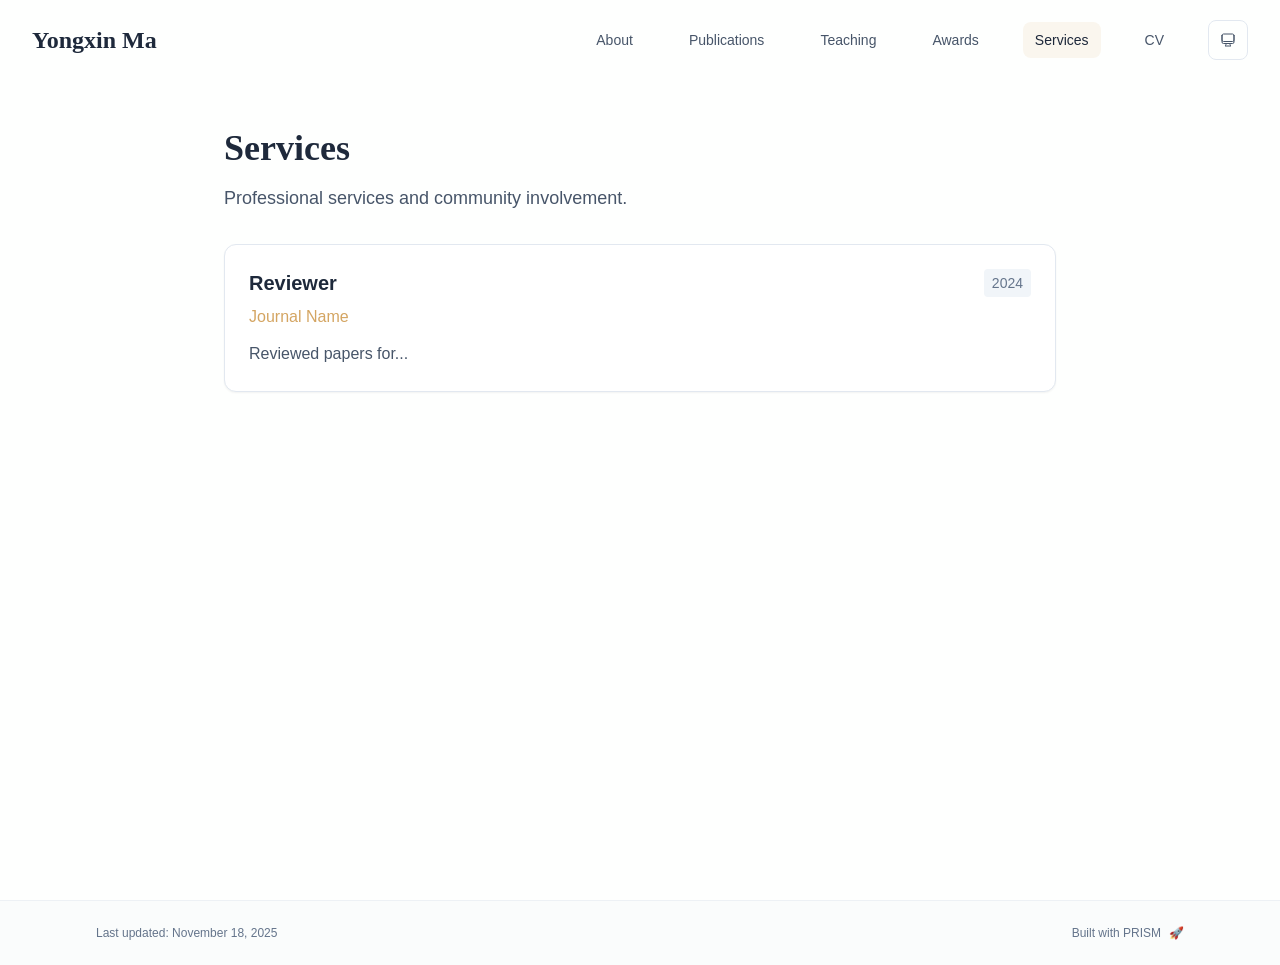
<file: services/index.html>
<!DOCTYPE html><html lang="en" class="scroll-smooth"><head><meta charSet="utf-8"/><meta name="viewport" content="width=device-width, initial-scale=1"/><link rel="stylesheet" href="/_next/static/css/19bf7477d82f620e.css" data-precedence="next"/><link rel="preload" as="script" fetchPriority="low" href="/_next/static/chunks/webpack-679b75d1c4c2027c.js"/><script src="/_next/static/chunks/4bd1b696-70b6d399998de86a.js" async=""></script><script src="/_next/static/chunks/684-5aaa8290a129f299.js" async=""></script><script src="/_next/static/chunks/main-app-4bfe0fe61143ecec.js" async=""></script><script src="/_next/static/chunks/17-9c04c9413a9f9f1f.js" async=""></script><script src="/_next/static/chunks/874-6cc630662f3664af.js" async=""></script><script src="/_next/static/chunks/862-15038af301665bb3.js" async=""></script><script src="/_next/static/chunks/app/layout-a9cf9abeb55e5ad5.js" async=""></script><script src="/_next/static/chunks/178-595a94b9af1e67b5.js" async=""></script><script src="/_next/static/chunks/748-1f3129a1e6365cf9.js" async=""></script><script src="/_next/static/chunks/app/%5Bslug%5D/page-6ce17e239c001af6.js" async=""></script><link rel="icon" href="/favicon.svg" type="image/svg+xml"/><link rel="dns-prefetch" href="https://google-fonts.jialeliu.com"/><link rel="preconnect" href="https://google-fonts.jialeliu.com" crossorigin=""/><link rel="preload" as="style" href="https://google-fonts.jialeliu.com/css2?family=Inter:wght@300;400;500;600;700&amp;family=Crimson+Text:ital,wght@0,400;0,600;1,400&amp;display=swap"/><link rel="stylesheet" id="gfonts-css" href="https://google-fonts.jialeliu.com/css2?family=Inter:wght@300;400;500;600;700&amp;family=Crimson+Text:ital,wght@0,400;0,600;1,400&amp;display=swap" media="print"/><script>
              (function(){
                var l = document.getElementById('gfonts-css');
                if (!l) return;
                if (l.media !== 'all') {
                  l.addEventListener('load', function(){ try { l.media = 'all'; } catch(e){} });
                }
              })();
            </script><noscript><link rel="stylesheet" href="https://google-fonts.jialeliu.com/css2?family=Inter:wght@300;400;500;600;700&amp;family=Crimson+Text:ital,wght@0,400;0,600;1,400&amp;display=swap"/></noscript><script>
              try {
                const theme = localStorage.getItem('theme-storage');
                const parsed = theme ? JSON.parse(theme) : null;
                const setting = parsed?.state?.theme || 'system';
                const prefersDark = typeof window !== 'undefined' && window.matchMedia && window.matchMedia('(prefers-color-scheme: dark)').matches;
                const effective = setting === 'dark' ? 'dark' : (setting === 'light' ? 'light' : (prefersDark ? 'dark' : 'light'));
                var root = document.documentElement;
                root.classList.add(effective);
                root.setAttribute('data-theme', effective);
              } catch (e) {
                var root = document.documentElement;
                root.classList.add('light');
                root.setAttribute('data-theme', 'light');
              }
            </script><title>Services | Yongxin Ma</title><meta name="description" content="Professional services and community involvement."/><meta name="author" content="Yongxin Ma"/><meta name="keywords" content="Yongxin Ma,PhD,Research,University of Example"/><meta name="creator" content="Yongxin Ma"/><meta name="publisher" content="Yongxin Ma"/><meta property="og:title" content="Yongxin Ma"/><meta property="og:description" content="PhD student at the University of Example."/><meta property="og:site_name" content="Yongxin Ma&#x27;s Academic Website"/><meta property="og:locale" content="en_US"/><meta property="og:type" content="website"/><meta name="twitter:card" content="summary"/><meta name="twitter:title" content="Yongxin Ma"/><meta name="twitter:description" content="PhD student at the University of Example."/><link rel="icon" href="/favicon.svg"/><script>document.querySelectorAll('body link[rel="icon"], body link[rel="apple-touch-icon"]').forEach(el => document.head.appendChild(el))</script><script src="/_next/static/chunks/polyfills-42372ed130431b0a.js" noModule=""></script></head><body class="font-sans antialiased"><div style="visibility:hidden"><nav class="fixed top-0 left-0 right-0 z-50" data-headlessui-state=""><div class="transition-all duration-300 ease-out bg-transparent" style="transform:translateY(-100px)"><div class="max-w-7xl mx-auto px-4 sm:px-6 lg:px-8"><div class="flex justify-between items-center h-16 lg:h-20"><div class="flex-shrink-0" tabindex="0"><a class="text-xl lg:text-2xl font-serif font-semibold text-primary hover:text-accent transition-colors duration-200" href="/">Yongxin Ma</a></div><div class="hidden lg:block"><div class="ml-10 flex items-center space-x-8"><div class="flex items-baseline space-x-8"><a class="relative px-3 py-2 text-sm font-medium transition-all duration-200 rounded hover:bg-accent/10 hover:shadow-sm text-neutral-600 hover:text-primary" href="/"><span class="relative z-10">About</span></a><a class="relative px-3 py-2 text-sm font-medium transition-all duration-200 rounded hover:bg-accent/10 hover:shadow-sm text-neutral-600 hover:text-primary" href="/publications/"><span class="relative z-10">Publications</span></a><a class="relative px-3 py-2 text-sm font-medium transition-all duration-200 rounded hover:bg-accent/10 hover:shadow-sm text-neutral-600 hover:text-primary" href="/teaching/"><span class="relative z-10">Teaching</span></a><a class="relative px-3 py-2 text-sm font-medium transition-all duration-200 rounded hover:bg-accent/10 hover:shadow-sm text-neutral-600 hover:text-primary" href="/awards/"><span class="relative z-10">Awards</span></a><a class="relative px-3 py-2 text-sm font-medium transition-all duration-200 rounded hover:bg-accent/10 hover:shadow-sm text-primary" href="/services/"><span class="relative z-10">Services</span><div class="absolute inset-0 bg-accent/10 rounded-lg"></div></a><a class="relative px-3 py-2 text-sm font-medium transition-all duration-200 rounded hover:bg-accent/10 hover:shadow-sm text-neutral-600 hover:text-primary" href="/cv/"><span class="relative z-10">CV</span></a></div><div class="flex items-center justify-center w-10 h-10 rounded-lg border border-neutral-200 dark:border-[rgba(148,163,184,0.24)] bg-background dark:bg-neutral-800"><div class="w-4 h-4 rounded-full bg-neutral-300 animate-pulse"></div></div></div></div><div class="lg:hidden flex items-center space-x-2"><div class="flex items-center justify-center w-10 h-10 rounded-lg border border-neutral-200 dark:border-[rgba(148,163,184,0.24)] bg-background dark:bg-neutral-800"><div class="w-4 h-4 rounded-full bg-neutral-300 animate-pulse"></div></div><button class="inline-flex items-center justify-center p-2 rounded-md text-neutral-600 hover:text-primary hover:bg-neutral-100 dark:hover:bg-neutral-800 focus:outline-none focus:ring-2 focus:ring-inset focus:ring-accent transition-colors duration-200" id="headlessui-disclosure-button-«R5pdb»" type="button" aria-expanded="false" data-headlessui-state=""><span class="sr-only">Open main menu</span><div><svg xmlns="http://www.w3.org/2000/svg" fill="none" viewBox="0 0 24 24" stroke-width="1.5" stroke="currentColor" aria-hidden="true" data-slot="icon" class="block h-6 w-6"><path stroke-linecap="round" stroke-linejoin="round" d="M3.75 6.75h16.5M3.75 12h16.5m-16.5 5.25h16.5"></path></svg></div></button></div></div></div></div></nav><main class="min-h-screen pt-16 lg:pt-20"><div class="max-w-4xl mx-auto px-4 sm:px-6 lg:px-8 py-12"><div style="opacity:0;transform:translateY(20px)"><div class="mb-8"><h1 class="text-4xl font-serif font-bold text-primary mb-4">Services</h1><p class="text-lg text-neutral-600 dark:text-neutral-500 max-w-2xl">Professional services and community involvement.</p></div><div class="grid gap-6"><div class="bg-white dark:bg-neutral-900 p-6 rounded-xl shadow-sm border border-neutral-200 dark:border-neutral-800 hover:shadow-lg transition-all duration-200 hover:scale-[1.01]" style="opacity:0;transform:translateY(20px)"><div class="flex justify-between items-start mb-2"><h3 class="text-xl font-semibold text-primary">Reviewer</h3><span class="text-sm text-neutral-500 font-medium bg-neutral-100 dark:bg-neutral-800 px-2 py-1 rounded">2024</span></div><p class="text-base text-accent font-medium mb-3">Journal Name</p><p class="text-base text-neutral-600 dark:text-neutral-500 leading-relaxed">Reviewed papers for...</p></div></div></div></div><!--$--><!--/$--><!--$--><!--/$--></main><footer class="border-t border-neutral-200/50 bg-neutral-50/50 dark:bg-neutral-900/50 dark:border-neutral-700/50"><div class="max-w-6xl mx-auto px-4 sm:px-6 lg:px-8 py-6"><div class="flex flex-col sm:flex-row justify-between items-center gap-2"><p class="text-xs text-neutral-500">Last updated: <!-- -->November 18, 2025</p><p class="text-xs text-neutral-500 flex items-center"><a href="https://github.com/xyjoey/PRISM" target="_blank" rel="noopener noreferrer">Built with PRISM</a><span class="ml-2">🚀</span></p></div></div></footer></div><script src="/_next/static/chunks/webpack-679b75d1c4c2027c.js" async=""></script><script>(self.__next_f=self.__next_f||[]).push([0])</script><script>self.__next_f.push([1,"1:\"$Sreact.fragment\"\n2:I[3719,[\"17\",\"static/chunks/17-9c04c9413a9f9f1f.js\",\"874\",\"static/chunks/874-6cc630662f3664af.js\",\"862\",\"static/chunks/862-15038af301665bb3.js\",\"177\",\"static/chunks/app/layout-a9cf9abeb55e5ad5.js\"],\"ThemeProvider\"]\n3:I[768,[\"17\",\"static/chunks/17-9c04c9413a9f9f1f.js\",\"874\",\"static/chunks/874-6cc630662f3664af.js\",\"862\",\"static/chunks/862-15038af301665bb3.js\",\"177\",\"static/chunks/app/layout-a9cf9abeb55e5ad5.js\"],\"default\"]\n4:I[7555,[],\"\"]\n5:I[1295,[],\"\"]\n6:I[2548,[\"17\",\"static/chunks/17-9c04c9413a9f9f1f.js\",\"874\",\"static/chunks/874-6cc630662f3664af.js\",\"862\",\"static/chunks/862-15038af301665bb3.js\",\"177\",\"static/chunks/app/layout-a9cf9abeb55e5ad5.js\"],\"default\"]\n8:I[9665,[],\"MetadataBoundary\"]\na:I[9665,[],\"OutletBoundary\"]\nd:I[4911,[],\"AsyncMetadataOutlet\"]\nf:I[9665,[],\"ViewportBoundary\"]\n11:I[6614,[],\"\"]\n:HL[\"/_next/static/css/19bf7477d82f620e.css\",\"style\"]\n"])</script><script>self.__next_f.push([1,"0:{\"P\":null,\"b\":\"sGTbrS8hk5V1yIeIBITJV\",\"p\":\"\",\"c\":[\"\",\"services\",\"\"],\"i\":false,\"f\":[[[\"\",{\"children\":[[\"slug\",\"services\",\"d\"],{\"children\":[\"__PAGE__\",{}]}]},\"$undefined\",\"$undefined\",true],[\"\",[\"$\",\"$1\",\"c\",{\"children\":[[[\"$\",\"link\",\"0\",{\"rel\":\"stylesheet\",\"href\":\"/_next/static/css/19bf7477d82f620e.css\",\"precedence\":\"next\",\"crossOrigin\":\"$undefined\",\"nonce\":\"$undefined\"}]],[\"$\",\"html\",null,{\"lang\":\"en\",\"className\":\"scroll-smooth\",\"suppressHydrationWarning\":true,\"children\":[[\"$\",\"head\",null,{\"children\":[[\"$\",\"link\",null,{\"rel\":\"icon\",\"href\":\"/favicon.svg\",\"type\":\"image/svg+xml\"}],[\"$\",\"link\",null,{\"rel\":\"dns-prefetch\",\"href\":\"https://google-fonts.jialeliu.com\"}],[\"$\",\"link\",null,{\"rel\":\"preconnect\",\"href\":\"https://google-fonts.jialeliu.com\",\"crossOrigin\":\"\"}],[\"$\",\"link\",null,{\"rel\":\"preload\",\"as\":\"style\",\"href\":\"https://google-fonts.jialeliu.com/css2?family=Inter:wght@300;400;500;600;700\u0026family=Crimson+Text:ital,wght@0,400;0,600;1,400\u0026display=swap\"}],[\"$\",\"link\",null,{\"rel\":\"stylesheet\",\"id\":\"gfonts-css\",\"href\":\"https://google-fonts.jialeliu.com/css2?family=Inter:wght@300;400;500;600;700\u0026family=Crimson+Text:ital,wght@0,400;0,600;1,400\u0026display=swap\",\"media\":\"print\"}],[\"$\",\"script\",null,{\"dangerouslySetInnerHTML\":{\"__html\":\"\\n              (function(){\\n                var l = document.getElementById('gfonts-css');\\n                if (!l) return;\\n                if (l.media !== 'all') {\\n                  l.addEventListener('load', function(){ try { l.media = 'all'; } catch(e){} });\\n                }\\n              })();\\n            \"}}],[\"$\",\"noscript\",null,{\"children\":[\"$\",\"link\",null,{\"rel\":\"stylesheet\",\"href\":\"https://google-fonts.jialeliu.com/css2?family=Inter:wght@300;400;500;600;700\u0026family=Crimson+Text:ital,wght@0,400;0,600;1,400\u0026display=swap\"}]}],[\"$\",\"script\",null,{\"dangerouslySetInnerHTML\":{\"__html\":\"\\n              try {\\n                const theme = localStorage.getItem('theme-storage');\\n                const parsed = theme ? JSON.parse(theme) : null;\\n                const setting = parsed?.state?.theme || 'system';\\n                const prefersDark = typeof window !== 'undefined' \u0026\u0026 window.matchMedia \u0026\u0026 window.matchMedia('(prefers-color-scheme: dark)').matches;\\n                const effective = setting === 'dark' ? 'dark' : (setting === 'light' ? 'light' : (prefersDark ? 'dark' : 'light'));\\n                var root = document.documentElement;\\n                root.classList.add(effective);\\n                root.setAttribute('data-theme', effective);\\n              } catch (e) {\\n                var root = document.documentElement;\\n                root.classList.add('light');\\n                root.setAttribute('data-theme', 'light');\\n              }\\n            \"}}]]}],[\"$\",\"body\",null,{\"className\":\"font-sans antialiased\",\"children\":[\"$\",\"$L2\",null,{\"children\":[[\"$\",\"$L3\",null,{\"items\":[{\"title\":\"About\",\"type\":\"page\",\"target\":\"about\",\"href\":\"/\"},{\"title\":\"Publications\",\"type\":\"page\",\"target\":\"publications\",\"href\":\"/publications\"},{\"title\":\"Teaching\",\"type\":\"page\",\"target\":\"teaching\",\"href\":\"/teaching\"},{\"title\":\"Awards\",\"type\":\"page\",\"target\":\"awards\",\"href\":\"/awards\"},{\"title\":\"Services\",\"type\":\"page\",\"target\":\"services\",\"href\":\"/services\"},{\"title\":\"CV\",\"type\":\"page\",\"target\":\"cv\",\"href\":\"/cv\"}],\"siteTitle\":\"Yongxin Ma\",\"enableOnePageMode\":false}],[\"$\",\"main\",null,{\"className\":\"min-h-screen pt-16 lg:pt-20\",\"children\":[\"$\",\"$L4\",null,{\"parallelRouterKey\":\"children\",\"error\":\"$undefined\",\"errorStyles\":\"$undefined\",\"errorScripts\":\"$undefined\",\"template\":[\"$\",\"$L5\",null,{}],\"templateStyles\":\"$undefined\",\"templateScripts\":\"$undefined\",\"notFound\":[[[\"$\",\"title\",null,{\"children\":\"404: This page could not be found.\"}],[\"$\",\"div\",null,{\"style\":{\"fontFamily\":\"system-ui,\\\"Segoe UI\\\",Roboto,Helvetica,Arial,sans-serif,\\\"Apple Color Emoji\\\",\\\"Segoe UI Emoji\\\"\",\"height\":\"100vh\",\"textAlign\":\"center\",\"display\":\"flex\",\"flexDirection\":\"column\",\"alignItems\":\"center\",\"justifyContent\":\"center\"},\"children\":[\"$\",\"div\",null,{\"children\":[[\"$\",\"style\",null,{\"dangerouslySetInnerHTML\":{\"__html\":\"body{color:#000;background:#fff;margin:0}.next-error-h1{border-right:1px solid rgba(0,0,0,.3)}@media (prefers-color-scheme:dark){body{color:#fff;background:#000}.next-error-h1{border-right:1px solid rgba(255,255,255,.3)}}\"}}],[\"$\",\"h1\",null,{\"className\":\"next-error-h1\",\"style\":{\"display\":\"inline-block\",\"margin\":\"0 20px 0 0\",\"padding\":\"0 23px 0 0\",\"fontSize\":24,\"fontWeight\":500,\"verticalAlign\":\"top\",\"lineHeight\":\"49px\"},\"children\":404}],[\"$\",\"div\",null,{\"style\":{\"display\":\"inline-block\"},\"children\":[\"$\",\"h2\",null,{\"style\":{\"fontSize\":14,\"fontWeight\":400,\"lineHeight\":\"49px\",\"margin\":0},\"children\":\"This page could not be found.\"}]}]]}]}]],[]],\"forbidden\":\"$undefined\",\"unauthorized\":\"$undefined\"}]}],[\"$\",\"$L6\",null,{\"lastUpdated\":\"November 18, 2025\"}]]}]}]]}]]}],{\"children\":[[\"slug\",\"services\",\"d\"],[\"$\",\"$1\",\"c\",{\"children\":[null,[\"$\",\"$L4\",null,{\"parallelRouterKey\":\"children\",\"error\":\"$undefined\",\"errorStyles\":\"$undefined\",\"errorScripts\":\"$undefined\",\"template\":[\"$\",\"$L5\",null,{}],\"templateStyles\":\"$undefined\",\"templateScripts\":\"$undefined\",\"notFound\":\"$undefined\",\"forbidden\":\"$undefined\",\"unauthorized\":\"$undefined\"}]]}],{\"children\":[\"__PAGE__\",[\"$\",\"$1\",\"c\",{\"children\":[\"$L7\",[\"$\",\"$L8\",null,{\"children\":\"$L9\"}],null,[\"$\",\"$La\",null,{\"children\":[\"$Lb\",\"$Lc\",[\"$\",\"$Ld\",null,{\"promise\":\"$@e\"}]]}]]}],{},null,false]},null,false]},null,false],[\"$\",\"$1\",\"h\",{\"children\":[null,[\"$\",\"$1\",\"SYu6noUlKOg8fUGvJCjw3\",{\"children\":[[\"$\",\"$Lf\",null,{\"children\":\"$L10\"}],null]}],null]}],false]],\"m\":\"$undefined\",\"G\":[\"$11\",\"$undefined\"],\"s\":false,\"S\":true}\n"])</script><script>self.__next_f.push([1,"12:\"$Sreact.suspense\"\n13:I[4911,[],\"AsyncMetadata\"]\n15:I[3684,[\"17\",\"static/chunks/17-9c04c9413a9f9f1f.js\",\"178\",\"static/chunks/178-595a94b9af1e67b5.js\",\"748\",\"static/chunks/748-1f3129a1e6365cf9.js\",\"182\",\"static/chunks/app/%5Bslug%5D/page-6ce17e239c001af6.js\"],\"default\"]\n9:[\"$\",\"$12\",null,{\"fallback\":null,\"children\":[\"$\",\"$L13\",null,{\"promise\":\"$@14\"}]}]\n7:[\"$\",\"div\",null,{\"className\":\"max-w-4xl mx-auto px-4 sm:px-6 lg:px-8 py-12\",\"children\":[false,false,[\"$\",\"$L15\",null,{\"config\":{\"type\":\"card\",\"title\":\"Services\",\"description\":\"Professional services and community involvement.\",\"items\":[{\"title\":\"Reviewer\",\"subtitle\":\"Journal Name\",\"date\":\"2024\",\"content\":\"Reviewed papers for...\"}]}}]]}]\n"])</script><script>self.__next_f.push([1,"c:null\n"])</script><script>self.__next_f.push([1,"10:[[\"$\",\"meta\",\"0\",{\"charSet\":\"utf-8\"}],[\"$\",\"meta\",\"1\",{\"name\":\"viewport\",\"content\":\"width=device-width, initial-scale=1\"}]]\nb:null\n"])</script><script>self.__next_f.push([1,"14:{\"metadata\":[[\"$\",\"title\",\"0\",{\"children\":\"Services | Yongxin Ma\"}],[\"$\",\"meta\",\"1\",{\"name\":\"description\",\"content\":\"Professional services and community involvement.\"}],[\"$\",\"meta\",\"2\",{\"name\":\"author\",\"content\":\"Yongxin Ma\"}],[\"$\",\"meta\",\"3\",{\"name\":\"keywords\",\"content\":\"Yongxin Ma,PhD,Research,University of Example\"}],[\"$\",\"meta\",\"4\",{\"name\":\"creator\",\"content\":\"Yongxin Ma\"}],[\"$\",\"meta\",\"5\",{\"name\":\"publisher\",\"content\":\"Yongxin Ma\"}],[\"$\",\"meta\",\"6\",{\"property\":\"og:title\",\"content\":\"Yongxin Ma\"}],[\"$\",\"meta\",\"7\",{\"property\":\"og:description\",\"content\":\"PhD student at the University of Example.\"}],[\"$\",\"meta\",\"8\",{\"property\":\"og:site_name\",\"content\":\"Yongxin Ma's Academic Website\"}],[\"$\",\"meta\",\"9\",{\"property\":\"og:locale\",\"content\":\"en_US\"}],[\"$\",\"meta\",\"10\",{\"property\":\"og:type\",\"content\":\"website\"}],[\"$\",\"meta\",\"11\",{\"name\":\"twitter:card\",\"content\":\"summary\"}],[\"$\",\"meta\",\"12\",{\"name\":\"twitter:title\",\"content\":\"Yongxin Ma\"}],[\"$\",\"meta\",\"13\",{\"name\":\"twitter:description\",\"content\":\"PhD student at the University of Example.\"}],[\"$\",\"link\",\"14\",{\"rel\":\"icon\",\"href\":\"/favicon.svg\"}]],\"error\":null,\"digest\":\"$undefined\"}\ne:{\"metadata\":\"$14:metadata\",\"error\":null,\"digest\":\"$undefined\"}\n"])</script></body></html>
</file>
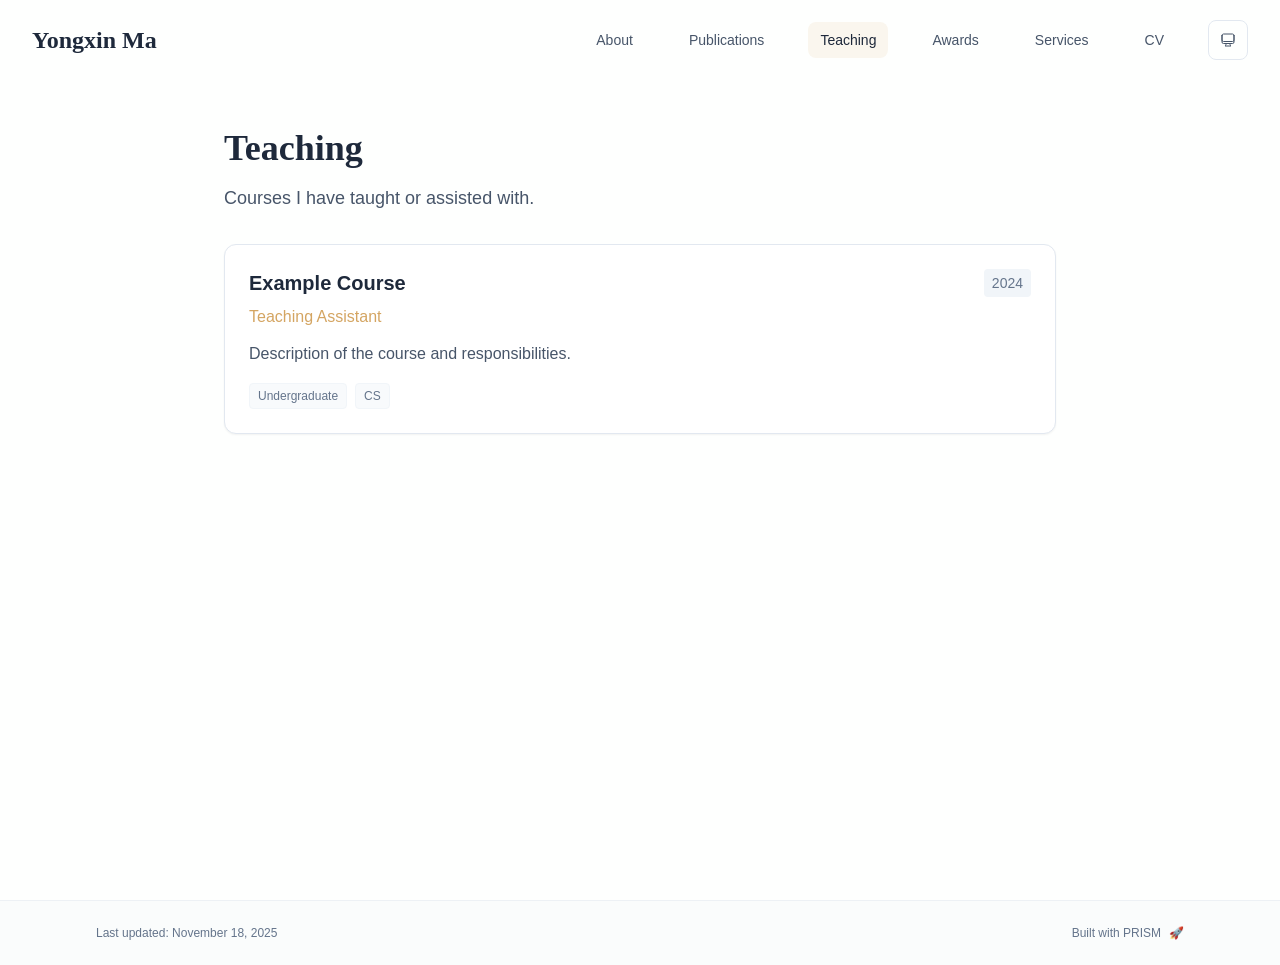
<file: teaching/index.html>
<!DOCTYPE html><html lang="en" class="scroll-smooth"><head><meta charSet="utf-8"/><meta name="viewport" content="width=device-width, initial-scale=1"/><link rel="stylesheet" href="/_next/static/css/19bf7477d82f620e.css" data-precedence="next"/><link rel="preload" as="script" fetchPriority="low" href="/_next/static/chunks/webpack-679b75d1c4c2027c.js"/><script src="/_next/static/chunks/4bd1b696-70b6d399998de86a.js" async=""></script><script src="/_next/static/chunks/684-5aaa8290a129f299.js" async=""></script><script src="/_next/static/chunks/main-app-4bfe0fe61143ecec.js" async=""></script><script src="/_next/static/chunks/17-9c04c9413a9f9f1f.js" async=""></script><script src="/_next/static/chunks/874-6cc630662f3664af.js" async=""></script><script src="/_next/static/chunks/862-15038af301665bb3.js" async=""></script><script src="/_next/static/chunks/app/layout-a9cf9abeb55e5ad5.js" async=""></script><script src="/_next/static/chunks/178-595a94b9af1e67b5.js" async=""></script><script src="/_next/static/chunks/748-1f3129a1e6365cf9.js" async=""></script><script src="/_next/static/chunks/app/%5Bslug%5D/page-6ce17e239c001af6.js" async=""></script><link rel="icon" href="/favicon.svg" type="image/svg+xml"/><link rel="dns-prefetch" href="https://google-fonts.jialeliu.com"/><link rel="preconnect" href="https://google-fonts.jialeliu.com" crossorigin=""/><link rel="preload" as="style" href="https://google-fonts.jialeliu.com/css2?family=Inter:wght@300;400;500;600;700&amp;family=Crimson+Text:ital,wght@0,400;0,600;1,400&amp;display=swap"/><link rel="stylesheet" id="gfonts-css" href="https://google-fonts.jialeliu.com/css2?family=Inter:wght@300;400;500;600;700&amp;family=Crimson+Text:ital,wght@0,400;0,600;1,400&amp;display=swap" media="print"/><script>
              (function(){
                var l = document.getElementById('gfonts-css');
                if (!l) return;
                if (l.media !== 'all') {
                  l.addEventListener('load', function(){ try { l.media = 'all'; } catch(e){} });
                }
              })();
            </script><noscript><link rel="stylesheet" href="https://google-fonts.jialeliu.com/css2?family=Inter:wght@300;400;500;600;700&amp;family=Crimson+Text:ital,wght@0,400;0,600;1,400&amp;display=swap"/></noscript><script>
              try {
                const theme = localStorage.getItem('theme-storage');
                const parsed = theme ? JSON.parse(theme) : null;
                const setting = parsed?.state?.theme || 'system';
                const prefersDark = typeof window !== 'undefined' && window.matchMedia && window.matchMedia('(prefers-color-scheme: dark)').matches;
                const effective = setting === 'dark' ? 'dark' : (setting === 'light' ? 'light' : (prefersDark ? 'dark' : 'light'));
                var root = document.documentElement;
                root.classList.add(effective);
                root.setAttribute('data-theme', effective);
              } catch (e) {
                var root = document.documentElement;
                root.classList.add('light');
                root.setAttribute('data-theme', 'light');
              }
            </script><title>Teaching | Yongxin Ma</title><meta name="description" content="Courses I have taught or assisted with."/><meta name="author" content="Yongxin Ma"/><meta name="keywords" content="Yongxin Ma,PhD,Research,University of Example"/><meta name="creator" content="Yongxin Ma"/><meta name="publisher" content="Yongxin Ma"/><meta property="og:title" content="Yongxin Ma"/><meta property="og:description" content="PhD student at the University of Example."/><meta property="og:site_name" content="Yongxin Ma&#x27;s Academic Website"/><meta property="og:locale" content="en_US"/><meta property="og:type" content="website"/><meta name="twitter:card" content="summary"/><meta name="twitter:title" content="Yongxin Ma"/><meta name="twitter:description" content="PhD student at the University of Example."/><link rel="icon" href="/favicon.svg"/><script>document.querySelectorAll('body link[rel="icon"], body link[rel="apple-touch-icon"]').forEach(el => document.head.appendChild(el))</script><script src="/_next/static/chunks/polyfills-42372ed130431b0a.js" noModule=""></script></head><body class="font-sans antialiased"><div style="visibility:hidden"><nav class="fixed top-0 left-0 right-0 z-50" data-headlessui-state=""><div class="transition-all duration-300 ease-out bg-transparent" style="transform:translateY(-100px)"><div class="max-w-7xl mx-auto px-4 sm:px-6 lg:px-8"><div class="flex justify-between items-center h-16 lg:h-20"><div class="flex-shrink-0" tabindex="0"><a class="text-xl lg:text-2xl font-serif font-semibold text-primary hover:text-accent transition-colors duration-200" href="/">Yongxin Ma</a></div><div class="hidden lg:block"><div class="ml-10 flex items-center space-x-8"><div class="flex items-baseline space-x-8"><a class="relative px-3 py-2 text-sm font-medium transition-all duration-200 rounded hover:bg-accent/10 hover:shadow-sm text-neutral-600 hover:text-primary" href="/"><span class="relative z-10">About</span></a><a class="relative px-3 py-2 text-sm font-medium transition-all duration-200 rounded hover:bg-accent/10 hover:shadow-sm text-neutral-600 hover:text-primary" href="/publications/"><span class="relative z-10">Publications</span></a><a class="relative px-3 py-2 text-sm font-medium transition-all duration-200 rounded hover:bg-accent/10 hover:shadow-sm text-primary" href="/teaching/"><span class="relative z-10">Teaching</span><div class="absolute inset-0 bg-accent/10 rounded-lg"></div></a><a class="relative px-3 py-2 text-sm font-medium transition-all duration-200 rounded hover:bg-accent/10 hover:shadow-sm text-neutral-600 hover:text-primary" href="/awards/"><span class="relative z-10">Awards</span></a><a class="relative px-3 py-2 text-sm font-medium transition-all duration-200 rounded hover:bg-accent/10 hover:shadow-sm text-neutral-600 hover:text-primary" href="/services/"><span class="relative z-10">Services</span></a><a class="relative px-3 py-2 text-sm font-medium transition-all duration-200 rounded hover:bg-accent/10 hover:shadow-sm text-neutral-600 hover:text-primary" href="/cv/"><span class="relative z-10">CV</span></a></div><div class="flex items-center justify-center w-10 h-10 rounded-lg border border-neutral-200 dark:border-[rgba(148,163,184,0.24)] bg-background dark:bg-neutral-800"><div class="w-4 h-4 rounded-full bg-neutral-300 animate-pulse"></div></div></div></div><div class="lg:hidden flex items-center space-x-2"><div class="flex items-center justify-center w-10 h-10 rounded-lg border border-neutral-200 dark:border-[rgba(148,163,184,0.24)] bg-background dark:bg-neutral-800"><div class="w-4 h-4 rounded-full bg-neutral-300 animate-pulse"></div></div><button class="inline-flex items-center justify-center p-2 rounded-md text-neutral-600 hover:text-primary hover:bg-neutral-100 dark:hover:bg-neutral-800 focus:outline-none focus:ring-2 focus:ring-inset focus:ring-accent transition-colors duration-200" id="headlessui-disclosure-button-«R5pdb»" type="button" aria-expanded="false" data-headlessui-state=""><span class="sr-only">Open main menu</span><div><svg xmlns="http://www.w3.org/2000/svg" fill="none" viewBox="0 0 24 24" stroke-width="1.5" stroke="currentColor" aria-hidden="true" data-slot="icon" class="block h-6 w-6"><path stroke-linecap="round" stroke-linejoin="round" d="M3.75 6.75h16.5M3.75 12h16.5m-16.5 5.25h16.5"></path></svg></div></button></div></div></div></div></nav><main class="min-h-screen pt-16 lg:pt-20"><div class="max-w-4xl mx-auto px-4 sm:px-6 lg:px-8 py-12"><div style="opacity:0;transform:translateY(20px)"><div class="mb-8"><h1 class="text-4xl font-serif font-bold text-primary mb-4">Teaching</h1><p class="text-lg text-neutral-600 dark:text-neutral-500 max-w-2xl">Courses I have taught or assisted with.</p></div><div class="grid gap-6"><div class="bg-white dark:bg-neutral-900 p-6 rounded-xl shadow-sm border border-neutral-200 dark:border-neutral-800 hover:shadow-lg transition-all duration-200 hover:scale-[1.01]" style="opacity:0;transform:translateY(20px)"><div class="flex justify-between items-start mb-2"><h3 class="text-xl font-semibold text-primary">Example Course</h3><span class="text-sm text-neutral-500 font-medium bg-neutral-100 dark:bg-neutral-800 px-2 py-1 rounded">2024</span></div><p class="text-base text-accent font-medium mb-3">Teaching Assistant</p><p class="text-base text-neutral-600 dark:text-neutral-500 leading-relaxed">Description of the course and responsibilities.</p><div class="flex flex-wrap gap-2 mt-4"><span class="text-xs text-neutral-500 bg-neutral-50 dark:bg-neutral-800/50 px-2 py-1 rounded border border-neutral-100 dark:border-neutral-800">Undergraduate</span><span class="text-xs text-neutral-500 bg-neutral-50 dark:bg-neutral-800/50 px-2 py-1 rounded border border-neutral-100 dark:border-neutral-800">CS</span></div></div></div></div></div><!--$--><!--/$--><!--$--><!--/$--></main><footer class="border-t border-neutral-200/50 bg-neutral-50/50 dark:bg-neutral-900/50 dark:border-neutral-700/50"><div class="max-w-6xl mx-auto px-4 sm:px-6 lg:px-8 py-6"><div class="flex flex-col sm:flex-row justify-between items-center gap-2"><p class="text-xs text-neutral-500">Last updated: <!-- -->November 18, 2025</p><p class="text-xs text-neutral-500 flex items-center"><a href="https://github.com/xyjoey/PRISM" target="_blank" rel="noopener noreferrer">Built with PRISM</a><span class="ml-2">🚀</span></p></div></div></footer></div><script src="/_next/static/chunks/webpack-679b75d1c4c2027c.js" async=""></script><script>(self.__next_f=self.__next_f||[]).push([0])</script><script>self.__next_f.push([1,"1:\"$Sreact.fragment\"\n2:I[3719,[\"17\",\"static/chunks/17-9c04c9413a9f9f1f.js\",\"874\",\"static/chunks/874-6cc630662f3664af.js\",\"862\",\"static/chunks/862-15038af301665bb3.js\",\"177\",\"static/chunks/app/layout-a9cf9abeb55e5ad5.js\"],\"ThemeProvider\"]\n3:I[768,[\"17\",\"static/chunks/17-9c04c9413a9f9f1f.js\",\"874\",\"static/chunks/874-6cc630662f3664af.js\",\"862\",\"static/chunks/862-15038af301665bb3.js\",\"177\",\"static/chunks/app/layout-a9cf9abeb55e5ad5.js\"],\"default\"]\n4:I[7555,[],\"\"]\n5:I[1295,[],\"\"]\n6:I[2548,[\"17\",\"static/chunks/17-9c04c9413a9f9f1f.js\",\"874\",\"static/chunks/874-6cc630662f3664af.js\",\"862\",\"static/chunks/862-15038af301665bb3.js\",\"177\",\"static/chunks/app/layout-a9cf9abeb55e5ad5.js\"],\"default\"]\n8:I[9665,[],\"MetadataBoundary\"]\na:I[9665,[],\"OutletBoundary\"]\nd:I[4911,[],\"AsyncMetadataOutlet\"]\nf:I[9665,[],\"ViewportBoundary\"]\n11:I[6614,[],\"\"]\n:HL[\"/_next/static/css/19bf7477d82f620e.css\",\"style\"]\n"])</script><script>self.__next_f.push([1,"0:{\"P\":null,\"b\":\"sGTbrS8hk5V1yIeIBITJV\",\"p\":\"\",\"c\":[\"\",\"teaching\",\"\"],\"i\":false,\"f\":[[[\"\",{\"children\":[[\"slug\",\"teaching\",\"d\"],{\"children\":[\"__PAGE__\",{}]}]},\"$undefined\",\"$undefined\",true],[\"\",[\"$\",\"$1\",\"c\",{\"children\":[[[\"$\",\"link\",\"0\",{\"rel\":\"stylesheet\",\"href\":\"/_next/static/css/19bf7477d82f620e.css\",\"precedence\":\"next\",\"crossOrigin\":\"$undefined\",\"nonce\":\"$undefined\"}]],[\"$\",\"html\",null,{\"lang\":\"en\",\"className\":\"scroll-smooth\",\"suppressHydrationWarning\":true,\"children\":[[\"$\",\"head\",null,{\"children\":[[\"$\",\"link\",null,{\"rel\":\"icon\",\"href\":\"/favicon.svg\",\"type\":\"image/svg+xml\"}],[\"$\",\"link\",null,{\"rel\":\"dns-prefetch\",\"href\":\"https://google-fonts.jialeliu.com\"}],[\"$\",\"link\",null,{\"rel\":\"preconnect\",\"href\":\"https://google-fonts.jialeliu.com\",\"crossOrigin\":\"\"}],[\"$\",\"link\",null,{\"rel\":\"preload\",\"as\":\"style\",\"href\":\"https://google-fonts.jialeliu.com/css2?family=Inter:wght@300;400;500;600;700\u0026family=Crimson+Text:ital,wght@0,400;0,600;1,400\u0026display=swap\"}],[\"$\",\"link\",null,{\"rel\":\"stylesheet\",\"id\":\"gfonts-css\",\"href\":\"https://google-fonts.jialeliu.com/css2?family=Inter:wght@300;400;500;600;700\u0026family=Crimson+Text:ital,wght@0,400;0,600;1,400\u0026display=swap\",\"media\":\"print\"}],[\"$\",\"script\",null,{\"dangerouslySetInnerHTML\":{\"__html\":\"\\n              (function(){\\n                var l = document.getElementById('gfonts-css');\\n                if (!l) return;\\n                if (l.media !== 'all') {\\n                  l.addEventListener('load', function(){ try { l.media = 'all'; } catch(e){} });\\n                }\\n              })();\\n            \"}}],[\"$\",\"noscript\",null,{\"children\":[\"$\",\"link\",null,{\"rel\":\"stylesheet\",\"href\":\"https://google-fonts.jialeliu.com/css2?family=Inter:wght@300;400;500;600;700\u0026family=Crimson+Text:ital,wght@0,400;0,600;1,400\u0026display=swap\"}]}],[\"$\",\"script\",null,{\"dangerouslySetInnerHTML\":{\"__html\":\"\\n              try {\\n                const theme = localStorage.getItem('theme-storage');\\n                const parsed = theme ? JSON.parse(theme) : null;\\n                const setting = parsed?.state?.theme || 'system';\\n                const prefersDark = typeof window !== 'undefined' \u0026\u0026 window.matchMedia \u0026\u0026 window.matchMedia('(prefers-color-scheme: dark)').matches;\\n                const effective = setting === 'dark' ? 'dark' : (setting === 'light' ? 'light' : (prefersDark ? 'dark' : 'light'));\\n                var root = document.documentElement;\\n                root.classList.add(effective);\\n                root.setAttribute('data-theme', effective);\\n              } catch (e) {\\n                var root = document.documentElement;\\n                root.classList.add('light');\\n                root.setAttribute('data-theme', 'light');\\n              }\\n            \"}}]]}],[\"$\",\"body\",null,{\"className\":\"font-sans antialiased\",\"children\":[\"$\",\"$L2\",null,{\"children\":[[\"$\",\"$L3\",null,{\"items\":[{\"title\":\"About\",\"type\":\"page\",\"target\":\"about\",\"href\":\"/\"},{\"title\":\"Publications\",\"type\":\"page\",\"target\":\"publications\",\"href\":\"/publications\"},{\"title\":\"Teaching\",\"type\":\"page\",\"target\":\"teaching\",\"href\":\"/teaching\"},{\"title\":\"Awards\",\"type\":\"page\",\"target\":\"awards\",\"href\":\"/awards\"},{\"title\":\"Services\",\"type\":\"page\",\"target\":\"services\",\"href\":\"/services\"},{\"title\":\"CV\",\"type\":\"page\",\"target\":\"cv\",\"href\":\"/cv\"}],\"siteTitle\":\"Yongxin Ma\",\"enableOnePageMode\":false}],[\"$\",\"main\",null,{\"className\":\"min-h-screen pt-16 lg:pt-20\",\"children\":[\"$\",\"$L4\",null,{\"parallelRouterKey\":\"children\",\"error\":\"$undefined\",\"errorStyles\":\"$undefined\",\"errorScripts\":\"$undefined\",\"template\":[\"$\",\"$L5\",null,{}],\"templateStyles\":\"$undefined\",\"templateScripts\":\"$undefined\",\"notFound\":[[[\"$\",\"title\",null,{\"children\":\"404: This page could not be found.\"}],[\"$\",\"div\",null,{\"style\":{\"fontFamily\":\"system-ui,\\\"Segoe UI\\\",Roboto,Helvetica,Arial,sans-serif,\\\"Apple Color Emoji\\\",\\\"Segoe UI Emoji\\\"\",\"height\":\"100vh\",\"textAlign\":\"center\",\"display\":\"flex\",\"flexDirection\":\"column\",\"alignItems\":\"center\",\"justifyContent\":\"center\"},\"children\":[\"$\",\"div\",null,{\"children\":[[\"$\",\"style\",null,{\"dangerouslySetInnerHTML\":{\"__html\":\"body{color:#000;background:#fff;margin:0}.next-error-h1{border-right:1px solid rgba(0,0,0,.3)}@media (prefers-color-scheme:dark){body{color:#fff;background:#000}.next-error-h1{border-right:1px solid rgba(255,255,255,.3)}}\"}}],[\"$\",\"h1\",null,{\"className\":\"next-error-h1\",\"style\":{\"display\":\"inline-block\",\"margin\":\"0 20px 0 0\",\"padding\":\"0 23px 0 0\",\"fontSize\":24,\"fontWeight\":500,\"verticalAlign\":\"top\",\"lineHeight\":\"49px\"},\"children\":404}],[\"$\",\"div\",null,{\"style\":{\"display\":\"inline-block\"},\"children\":[\"$\",\"h2\",null,{\"style\":{\"fontSize\":14,\"fontWeight\":400,\"lineHeight\":\"49px\",\"margin\":0},\"children\":\"This page could not be found.\"}]}]]}]}]],[]],\"forbidden\":\"$undefined\",\"unauthorized\":\"$undefined\"}]}],[\"$\",\"$L6\",null,{\"lastUpdated\":\"November 18, 2025\"}]]}]}]]}]]}],{\"children\":[[\"slug\",\"teaching\",\"d\"],[\"$\",\"$1\",\"c\",{\"children\":[null,[\"$\",\"$L4\",null,{\"parallelRouterKey\":\"children\",\"error\":\"$undefined\",\"errorStyles\":\"$undefined\",\"errorScripts\":\"$undefined\",\"template\":[\"$\",\"$L5\",null,{}],\"templateStyles\":\"$undefined\",\"templateScripts\":\"$undefined\",\"notFound\":\"$undefined\",\"forbidden\":\"$undefined\",\"unauthorized\":\"$undefined\"}]]}],{\"children\":[\"__PAGE__\",[\"$\",\"$1\",\"c\",{\"children\":[\"$L7\",[\"$\",\"$L8\",null,{\"children\":\"$L9\"}],null,[\"$\",\"$La\",null,{\"children\":[\"$Lb\",\"$Lc\",[\"$\",\"$Ld\",null,{\"promise\":\"$@e\"}]]}]]}],{},null,false]},null,false]},null,false],[\"$\",\"$1\",\"h\",{\"children\":[null,[\"$\",\"$1\",\"xZzGg96xACHhDo26ragT7\",{\"children\":[[\"$\",\"$Lf\",null,{\"children\":\"$L10\"}],null]}],null]}],false]],\"m\":\"$undefined\",\"G\":[\"$11\",\"$undefined\"],\"s\":false,\"S\":true}\n"])</script><script>self.__next_f.push([1,"12:\"$Sreact.suspense\"\n13:I[4911,[],\"AsyncMetadata\"]\n15:I[3684,[\"17\",\"static/chunks/17-9c04c9413a9f9f1f.js\",\"178\",\"static/chunks/178-595a94b9af1e67b5.js\",\"748\",\"static/chunks/748-1f3129a1e6365cf9.js\",\"182\",\"static/chunks/app/%5Bslug%5D/page-6ce17e239c001af6.js\"],\"default\"]\n9:[\"$\",\"$12\",null,{\"fallback\":null,\"children\":[\"$\",\"$L13\",null,{\"promise\":\"$@14\"}]}]\n7:[\"$\",\"div\",null,{\"className\":\"max-w-4xl mx-auto px-4 sm:px-6 lg:px-8 py-12\",\"children\":[false,false,[\"$\",\"$L15\",null,{\"config\":{\"type\":\"card\",\"title\":\"Teaching\",\"description\":\"Courses I have taught or assisted with.\",\"items\":[{\"title\":\"Example Course\",\"subtitle\":\"Teaching Assistant\",\"date\":\"2024\",\"content\":\"Description of the course and responsibilities.\",\"tags\":[\"Undergraduate\",\"CS\"]}]}}]]}]\n"])</script><script>self.__next_f.push([1,"c:null\n"])</script><script>self.__next_f.push([1,"10:[[\"$\",\"meta\",\"0\",{\"charSet\":\"utf-8\"}],[\"$\",\"meta\",\"1\",{\"name\":\"viewport\",\"content\":\"width=device-width, initial-scale=1\"}]]\nb:null\n"])</script><script>self.__next_f.push([1,"14:{\"metadata\":[[\"$\",\"title\",\"0\",{\"children\":\"Teaching | Yongxin Ma\"}],[\"$\",\"meta\",\"1\",{\"name\":\"description\",\"content\":\"Courses I have taught or assisted with.\"}],[\"$\",\"meta\",\"2\",{\"name\":\"author\",\"content\":\"Yongxin Ma\"}],[\"$\",\"meta\",\"3\",{\"name\":\"keywords\",\"content\":\"Yongxin Ma,PhD,Research,University of Example\"}],[\"$\",\"meta\",\"4\",{\"name\":\"creator\",\"content\":\"Yongxin Ma\"}],[\"$\",\"meta\",\"5\",{\"name\":\"publisher\",\"content\":\"Yongxin Ma\"}],[\"$\",\"meta\",\"6\",{\"property\":\"og:title\",\"content\":\"Yongxin Ma\"}],[\"$\",\"meta\",\"7\",{\"property\":\"og:description\",\"content\":\"PhD student at the University of Example.\"}],[\"$\",\"meta\",\"8\",{\"property\":\"og:site_name\",\"content\":\"Yongxin Ma's Academic Website\"}],[\"$\",\"meta\",\"9\",{\"property\":\"og:locale\",\"content\":\"en_US\"}],[\"$\",\"meta\",\"10\",{\"property\":\"og:type\",\"content\":\"website\"}],[\"$\",\"meta\",\"11\",{\"name\":\"twitter:card\",\"content\":\"summary\"}],[\"$\",\"meta\",\"12\",{\"name\":\"twitter:title\",\"content\":\"Yongxin Ma\"}],[\"$\",\"meta\",\"13\",{\"name\":\"twitter:description\",\"content\":\"PhD student at the University of Example.\"}],[\"$\",\"link\",\"14\",{\"rel\":\"icon\",\"href\":\"/favicon.svg\"}]],\"error\":null,\"digest\":\"$undefined\"}\ne:{\"metadata\":\"$14:metadata\",\"error\":null,\"digest\":\"$undefined\"}\n"])</script></body></html>
</file>
<file: styles.css>
:root{--bg:#f7f8f5;--surface:#fff;--surface-soft:#eef2ed;--text:#18201e;--muted:#64706c;--line:#dbe2de;--accent:#176b5b;--accent-2:#b85c38;--shadow:0 18px 60px rgba(29,52,46,.09);--serif:Georgia,"Times New Roman",serif;--sans:Inter,"Segoe UI",Arial,"Noto Sans",sans-serif;color-scheme:light}
[data-theme="dark"]{--bg:#101615;--surface:#18201e;--surface-soft:#202b28;--text:#edf3f0;--muted:#a4b2ad;--line:#30403b;--accent:#69c5b0;--accent-2:#ef9a78;--shadow:0 18px 60px rgba(0,0,0,.28);color-scheme:dark}
*{box-sizing:border-box}html{scroll-behavior:smooth;scroll-padding-top:92px}body{margin:0;background:var(--bg);color:var(--text);font:16px/1.7 var(--sans);transition:background .25s,color .25s}a{color:inherit}.wrap{width:min(1160px,calc(100% - 40px));margin:auto}.skip-link{position:fixed;top:-60px;left:20px;z-index:100;padding:10px 14px;background:var(--text);color:var(--bg);border-radius:8px}.skip-link:focus{top:12px}
.topbar{position:sticky;top:0;z-index:20;background:color-mix(in srgb,var(--bg) 86%,transparent);backdrop-filter:blur(16px);border-bottom:1px solid color-mix(in srgb,var(--line) 70%,transparent)}.nav{height:72px;display:flex;align-items:center;gap:28px}.brand{font:700 22px/1 var(--serif);text-decoration:none;margin-right:auto}.nav-links{display:flex;align-items:center;gap:22px}.nav-links a{font-size:14px;text-decoration:none;color:var(--muted);transition:.2s}.nav-links a:hover,.nav-links a.active{color:var(--accent)}button{font:inherit;color:inherit}.theme-toggle,.menu-toggle{border:1px solid var(--line);background:var(--surface);border-radius:10px;cursor:pointer}.theme-toggle{width:40px;height:40px;font-size:20px}.menu-toggle{display:none;padding:7px 11px;font-size:14px}
.layout{display:grid;grid-template-columns:300px minmax(0,1fr);gap:84px;padding-top:56px;padding-bottom:80px}.profile{position:sticky;top:108px;align-self:start}.portrait{display:block;width:100%;height:330px;object-fit:cover;object-position:center 20%;border-radius:24px;box-shadow:var(--shadow);filter:saturate(.88)}.identity{padding:26px 4px 18px}.eyebrow,.kicker{margin:0 0 6px;text-transform:uppercase;letter-spacing:.15em;color:var(--accent);font-size:12px;font-weight:700}.identity h1{font:700 32px/1.15 var(--serif);margin:0 0 8px}.identity h1 span{display:block;font:500 18px/1.4 var(--sans);color:var(--muted);margin-top:5px}.role{margin:0;color:var(--accent-2);font-weight:650}.affiliation{margin:0;color:var(--muted)}.contact{display:flex;flex-wrap:wrap;gap:8px;padding:0 4px 22px}.contact a,.paper-links a{font-size:13px;text-decoration:none;border:1px solid var(--line);background:var(--surface);border-radius:999px;padding:6px 12px;transition:.2s}.contact a:hover,.paper-links a:hover{border-color:var(--accent);color:var(--accent);transform:translateY(-1px)}.interest-card{padding:20px;border-radius:18px;background:var(--surface-soft)}.interest-card h2{font-size:15px;margin:0 0 10px}.interest-card ul{list-style:none;margin:0;padding:0;color:var(--muted);font-size:14px}.interest-card li+li{margin-top:5px}.location{font-size:12px;color:var(--muted);padding:9px 4px;margin:0}
.content{min-width:0}.section{padding:0 0 58px}.section+.section{border-top:1px solid var(--line);padding-top:52px}.section h2{font:700 30px/1.2 var(--serif);margin:0 0 22px}.intro>h2{font-size:30px;letter-spacing:0;margin-bottom:22px}.about-copy{max-width:780px}.about-copy p{margin:0 0 17px;color:var(--muted);font-size:16px;line-height:1.8}.about-copy strong{color:var(--text);font-weight:650}.research-focus{display:flex;flex-wrap:wrap;gap:8px;margin:24px 0 0}.research-focus span{padding:6px 11px;border-radius:7px;background:var(--surface-soft);color:var(--text);font-size:12px;font-weight:600}.news-list{display:grid;gap:13px}.news-list article{display:grid;grid-template-columns:74px 1fr;gap:16px;align-items:start}.news-list time{padding-top:2px;color:var(--accent);font-size:12px;font-weight:700}.news-list p{margin:0;color:var(--muted);font-size:14px}.news-list strong{color:var(--text)}.section-heading{display:flex;align-items:end;justify-content:space-between;gap:20px;margin-bottom:22px}.section-heading h2{margin:0}.publication-list{display:grid;gap:18px}.paper{display:grid;grid-template-columns:220px minmax(0,1fr);gap:24px;padding:20px;border:1px solid var(--line);border-radius:18px;background:var(--surface);transition:.25s}.paper:hover{transform:translateY(-3px);box-shadow:var(--shadow);border-color:color-mix(in srgb,var(--accent) 50%,var(--line))}.paper.featured{border-left:4px solid var(--accent)}.paper-visual{height:176px;align-self:center;border-radius:11px;overflow:hidden;background:var(--surface-soft);border:0}.paper-visual img{width:100%;height:100%;display:block;object-fit:cover;transform:scale(1.04)}.paper-visual-wide img{object-position:center}.paper-visual-tall img{object-position:center 24%}.paper-content{min-width:0}.paper-meta{display:flex;justify-content:space-between;gap:16px;color:var(--accent-2);text-transform:uppercase;letter-spacing:.08em;font-size:11px;font-weight:700}.paper h3{font:700 21px/1.35 var(--serif);margin:8px 0}.paper p{color:var(--muted);margin:0;font-size:14px}.paper .authors{font-size:13px;line-height:1.55;margin:-1px 0 9px;color:var(--muted)}.paper .authors strong{color:var(--accent);font-weight:700}.paper-links{display:flex;gap:8px;margin-top:13px}
.timeline{display:grid;gap:34px}.timeline article{display:grid;grid-template-columns:150px 1fr;gap:28px}.timeline time,.education-grid span{font-size:12px;color:var(--accent);font-weight:700;letter-spacing:.04em}.timeline h3,.education-grid h3{font:700 20px/1.3 var(--serif);margin:0 0 2px}.timeline p{color:var(--muted);margin:8px 0 0}.timeline .subtitle{color:var(--text);font-size:14px;margin:0}.education-grid{display:grid;grid-template-columns:1fr 1fr;gap:16px}.education-grid article{background:var(--surface);border:1px solid var(--line);border-radius:18px;padding:24px}.education-grid h3{margin-top:9px}.education-grid p{margin:5px 0;color:var(--text)}.education-grid small{color:var(--muted)}.split{display:grid;grid-template-columns:1fr 1fr;gap:48px}.split p:last-child{color:var(--muted)}
footer{border-top:1px solid var(--line);color:var(--muted);font-size:12px}.footer-inner{min-height:86px;display:flex;justify-content:space-between;align-items:center;gap:20px}
@media(max-width:1000px){.layout{grid-template-columns:240px minmax(0,1fr);gap:44px}.portrait{height:280px}.nav-links{gap:12px}.paper{grid-template-columns:180px minmax(0,1fr);gap:18px}.paper-visual{height:145px}.paper h3{font-size:19px}}
@media(max-width:720px){.wrap{width:min(100% - 28px,640px)}.menu-toggle{display:block}.nav-links{display:none;position:absolute;top:64px;left:14px;right:14px;flex-direction:column;align-items:stretch;gap:0;padding:10px;background:var(--surface);border:1px solid var(--line);border-radius:14px;box-shadow:var(--shadow)}.nav-links.open{display:flex}.nav-links a{padding:9px 11px}.layout{display:block;padding-top:28px}.profile{position:static;display:grid;grid-template-columns:112px 1fr;gap:0 20px;margin-bottom:48px}.portrait{width:112px;height:140px;border-radius:18px;grid-row:1/3}.identity{padding:3px 0 12px}.identity h1{font-size:27px}.contact{padding:0;align-self:start}.interest-card,.location{display:none}.intro>h2{font-size:28px}.section{padding-bottom:48px}.section+.section{padding-top:44px}.news-list article{grid-template-columns:66px 1fr;gap:10px}.paper{grid-template-columns:1fr;padding:16px}.paper-visual{height:190px}.paper-meta{flex-wrap:wrap}.timeline article{grid-template-columns:1fr;gap:6px}.education-grid,.split{grid-template-columns:1fr}.footer-inner{padding:20px 0;display:block}}
@media(prefers-reduced-motion:reduce){html{scroll-behavior:auto}*,*::before,*::after{transition:none!important}}
</file>
<file: _next/static/css/19bf7477d82f620e.css>
/*! tailwindcss v4.1.10 | MIT License | https://tailwindcss.com */@layer properties{@supports (((-webkit-hyphens:none)) and (not (margin-trim:inline))) or ((-moz-orient:inline) and (not (color:rgb(from red r g b)))){*,::backdrop,:after,:before{--tw-translate-x:0;--tw-translate-y:0;--tw-translate-z:0;--tw-rotate-x:initial;--tw-rotate-y:initial;--tw-rotate-z:initial;--tw-skew-x:initial;--tw-skew-y:initial;--tw-space-y-reverse:0;--tw-space-x-reverse:0;--tw-border-style:solid;--tw-leading:initial;--tw-font-weight:initial;--tw-shadow:0 0 #0000;--tw-shadow-color:initial;--tw-shadow-alpha:100%;--tw-inset-shadow:0 0 #0000;--tw-inset-shadow-color:initial;--tw-inset-shadow-alpha:100%;--tw-ring-color:initial;--tw-ring-shadow:0 0 #0000;--tw-inset-ring-color:initial;--tw-inset-ring-shadow:0 0 #0000;--tw-ring-inset:initial;--tw-ring-offset-width:0px;--tw-ring-offset-color:#fff;--tw-ring-offset-shadow:0 0 #0000;--tw-blur:initial;--tw-brightness:initial;--tw-contrast:initial;--tw-grayscale:initial;--tw-hue-rotate:initial;--tw-invert:initial;--tw-opacity:initial;--tw-saturate:initial;--tw-sepia:initial;--tw-drop-shadow:initial;--tw-drop-shadow-color:initial;--tw-drop-shadow-alpha:100%;--tw-drop-shadow-size:initial;--tw-backdrop-blur:initial;--tw-backdrop-brightness:initial;--tw-backdrop-contrast:initial;--tw-backdrop-grayscale:initial;--tw-backdrop-hue-rotate:initial;--tw-backdrop-invert:initial;--tw-backdrop-opacity:initial;--tw-backdrop-saturate:initial;--tw-backdrop-sepia:initial;--tw-duration:initial;--tw-ease:initial;--tw-scale-x:1;--tw-scale-y:1;--tw-scale-z:1}}}@layer theme{:host,:root{--font-sans:"Inter",-apple-system,BlinkMacSystemFont,"Segoe UI",Roboto,sans-serif;--color-red-50:oklch(97.1% .013 17.38);--color-red-400:oklch(70.4% .191 22.216);--color-red-600:oklch(57.7% .245 27.325);--color-red-900:oklch(39.6% .141 25.723);--color-white:#fff;--spacing:.25rem;--container-2xl:42rem;--container-3xl:48rem;--container-4xl:56rem;--container-6xl:72rem;--container-7xl:80rem;--text-xs:.75rem;--text-xs--line-height:calc(1/.75);--text-sm:.875rem;--text-sm--line-height:calc(1.25/.875);--text-base:1rem;--text-base--line-height:calc(1.5/1);--text-lg:1.125rem;--text-lg--line-height:calc(1.75/1.125);--text-xl:1.25rem;--text-xl--line-height:calc(1.75/1.25);--text-2xl:1.5rem;--text-2xl--line-height:calc(2/1.5);--text-3xl:1.875rem;--text-3xl--line-height:calc(2.25/1.875);--text-4xl:2.25rem;--text-4xl--line-height:calc(2.5/2.25);--font-weight-medium:500;--font-weight-semibold:600;--font-weight-bold:700;--leading-tight:1.25;--leading-relaxed:1.625;--radius-md:.375rem;--radius-lg:.5rem;--radius-xl:.75rem;--radius-2xl:1rem;--ease-out:cubic-bezier(0,0,.2,1);--animate-pulse:pulse 2s cubic-bezier(.4,0,.6,1)infinite;--blur-xl:24px;--aspect-video:16/9;--default-transition-duration:.15s;--default-transition-timing-function:cubic-bezier(.4,0,.2,1);--default-font-family:"Inter",-apple-system,BlinkMacSystemFont,"Segoe UI",Roboto,sans-serif;--default-mono-font-family:"SF Mono",Monaco,"Cascadia Code","Roboto Mono",Consolas,"Courier New",monospace;--line-height-normal:1.5;--shadow-glass:0 8px 32px 0 #1f26875e}}@layer base{*,::backdrop,:after,:before{box-sizing:border-box;border:0 solid;margin:0;padding:0}::file-selector-button{box-sizing:border-box;border:0 solid;margin:0;padding:0}:host,html{-webkit-text-size-adjust:100%;tab-size:4;line-height:1.5;font-family:var(--default-font-family,ui-sans-serif,system-ui,sans-serif,"Apple Color Emoji","Segoe UI Emoji","Segoe UI Symbol","Noto Color Emoji");font-feature-settings:var(--default-font-feature-settings,normal);font-variation-settings:var(--default-font-variation-settings,normal);-webkit-tap-highlight-color:transparent}hr{height:0;color:inherit;border-top-width:1px}abbr:where([title]){-webkit-text-decoration:underline dotted;text-decoration:underline dotted}h1,h2,h3,h4,h5,h6{font-size:inherit;font-weight:inherit}a{color:inherit;-webkit-text-decoration:inherit;text-decoration:inherit}b,strong{font-weight:bolder}code,kbd,pre,samp{font-family:var(--default-mono-font-family,ui-monospace,SFMono-Regular,Menlo,Monaco,Consolas,"Liberation Mono","Courier New",monospace);font-feature-settings:var(--default-mono-font-feature-settings,normal);font-variation-settings:var(--default-mono-font-variation-settings,normal);font-size:1em}small{font-size:80%}sub,sup{vertical-align:baseline;font-size:75%;line-height:0;position:relative}sub{bottom:-.25em}sup{top:-.5em}table{text-indent:0;border-color:inherit;border-collapse:collapse}:-moz-focusring{outline:auto}progress{vertical-align:baseline}summary{display:list-item}menu,ol,ul{list-style:none}audio,canvas,embed,iframe,img,object,svg,video{vertical-align:middle;display:block}img,video{max-width:100%;height:auto}button,input,optgroup,select,textarea{font:inherit;font-feature-settings:inherit;font-variation-settings:inherit;letter-spacing:inherit;color:inherit;opacity:1;background-color:#0000;border-radius:0}::file-selector-button{font:inherit;font-feature-settings:inherit;font-variation-settings:inherit;letter-spacing:inherit;color:inherit;opacity:1;background-color:#0000;border-radius:0}:where(select:is([multiple],[size])) optgroup{font-weight:bolder}:where(select:is([multiple],[size])) optgroup option{padding-inline-start:20px}::file-selector-button{margin-inline-end:4px}::placeholder{opacity:1}@supports (not ((-webkit-appearance:-apple-pay-button))) or (contain-intrinsic-size:1px){::placeholder{color:currentColor}@supports (color:color-mix(in lab,red,red)){::placeholder{color:color-mix(in oklab,currentcolor 50%,transparent)}}}textarea{resize:vertical}::-webkit-search-decoration{-webkit-appearance:none}::-webkit-date-and-time-value{min-height:1lh;text-align:inherit}::-webkit-datetime-edit{display:inline-flex}::-webkit-datetime-edit-fields-wrapper{padding:0}::-webkit-datetime-edit,::-webkit-datetime-edit-year-field{padding-block:0}::-webkit-datetime-edit-day-field,::-webkit-datetime-edit-month-field{padding-block:0}::-webkit-datetime-edit-hour-field,::-webkit-datetime-edit-minute-field{padding-block:0}::-webkit-datetime-edit-millisecond-field,::-webkit-datetime-edit-second-field{padding-block:0}::-webkit-datetime-edit-meridiem-field{padding-block:0}:-moz-ui-invalid{box-shadow:none}button,input:where([type=button],[type=reset],[type=submit]){appearance:button}::file-selector-button{appearance:button}::-webkit-inner-spin-button,::-webkit-outer-spin-button{height:auto}[hidden]:where(:not([hidden=until-found])){display:none!important}}@layer components;@layer utilities{.sr-only{clip:rect(0,0,0,0);white-space:nowrap;border-width:0;width:1px;height:1px;margin:-1px;padding:0;overflow:hidden}.absolute,.sr-only{position:absolute}.fixed{position:fixed}.relative{position:relative}.static{position:static}.sticky{position:sticky}.inset-0{inset:calc(var(--spacing)*0)}.top-0{top:calc(var(--spacing)*0)}.top-1\/2{top:50%}.top-2{top:calc(var(--spacing)*2)}.top-8{top:calc(var(--spacing)*8)}.top-full{top:100%}.right-0{right:calc(var(--spacing)*0)}.right-2{right:calc(var(--spacing)*2)}.left-0{left:calc(var(--spacing)*0)}.left-1\/2{left:50%}.left-3{left:calc(var(--spacing)*3)}.z-10{z-index:10}.z-20{z-index:20}.z-40{z-index:40}.z-50{z-index:50}.mx-auto{margin-inline:auto}.my-4{margin-block:calc(var(--spacing)*4)}.mt-1{margin-top:calc(var(--spacing)*1)}.mt-2{margin-top:calc(var(--spacing)*2)}.mt-4{margin-top:calc(var(--spacing)*4)}.mt-6{margin-top:calc(var(--spacing)*6)}.mt-8{margin-top:calc(var(--spacing)*8)}.mt-auto{margin-top:auto}.mr-1{margin-right:calc(var(--spacing)*1)}.mr-1\.5{margin-right:calc(var(--spacing)*1.5)}.mr-2{margin-right:calc(var(--spacing)*2)}.mb-1{margin-bottom:calc(var(--spacing)*1)}.mb-2{margin-bottom:calc(var(--spacing)*2)}.mb-3{margin-bottom:calc(var(--spacing)*3)}.mb-4{margin-bottom:calc(var(--spacing)*4)}.mb-6{margin-bottom:calc(var(--spacing)*6)}.mb-8{margin-bottom:calc(var(--spacing)*8)}.ml-0{margin-left:calc(var(--spacing)*0)}.ml-2{margin-left:calc(var(--spacing)*2)}.ml-4{margin-left:calc(var(--spacing)*4)}.ml-10{margin-left:calc(var(--spacing)*10)}.line-clamp-2{-webkit-line-clamp:2}.line-clamp-2,.line-clamp-3{-webkit-box-orient:vertical;display:-webkit-box;overflow:hidden}.line-clamp-3{-webkit-line-clamp:3}.block{display:block}.contents{display:contents}.flex{display:flex}.grid{display:grid}.hidden{display:none}.inline-flex{display:inline-flex}.aspect-video{aspect-ratio:var(--aspect-video)}.h-0{height:calc(var(--spacing)*0)}.h-2\.5{height:calc(var(--spacing)*2.5)}.h-3{height:calc(var(--spacing)*3)}.h-4{height:calc(var(--spacing)*4)}.h-5{height:calc(var(--spacing)*5)}.h-6{height:calc(var(--spacing)*6)}.h-10{height:calc(var(--spacing)*10)}.h-16{height:calc(var(--spacing)*16)}.h-64{height:calc(var(--spacing)*64)}.h-full{height:100%}.min-h-screen{min-height:100vh}.w-0{width:calc(var(--spacing)*0)}.w-2\.5{width:calc(var(--spacing)*2.5)}.w-3{width:calc(var(--spacing)*3)}.w-4{width:calc(var(--spacing)*4)}.w-5{width:calc(var(--spacing)*5)}.w-6{width:calc(var(--spacing)*6)}.w-10{width:calc(var(--spacing)*10)}.w-16{width:calc(var(--spacing)*16)}.w-32{width:calc(var(--spacing)*32)}.w-64{width:calc(var(--spacing)*64)}.w-full{width:100%}.max-w-2xl{max-width:var(--container-2xl)}.max-w-3xl{max-width:var(--container-3xl)}.max-w-4xl{max-width:var(--container-4xl)}.max-w-6xl{max-width:var(--container-6xl)}.max-w-7xl{max-width:var(--container-7xl)}.max-w-\[calc\(100vw-2rem\)\]{max-width:calc(100vw - 2rem)}.flex-shrink-0{flex-shrink:0}.flex-grow{flex-grow:1}.-translate-x-1\/2{--tw-translate-x:calc(calc(1/2*100%)*-1)}.-translate-x-1\/2,.-translate-y-1\/2{translate:var(--tw-translate-x)var(--tw-translate-y)}.-translate-y-1\/2{--tw-translate-y:calc(calc(1/2*100%)*-1)}.-translate-y-full{--tw-translate-y:-100%;translate:var(--tw-translate-x)var(--tw-translate-y)}.transform{transform:var(--tw-rotate-x,)var(--tw-rotate-y,)var(--tw-rotate-z,)var(--tw-skew-x,)var(--tw-skew-y,)}.animate-pulse{animation:var(--animate-pulse)}.cursor-pointer{cursor:pointer}.scroll-mt-24{scroll-margin-top:calc(var(--spacing)*24)}.list-inside{list-style-position:inside}.list-decimal{list-style-type:decimal}.list-disc{list-style-type:disc}.grid-cols-1{grid-template-columns:repeat(1,minmax(0,1fr))}.flex-col{flex-direction:column}.flex-wrap{flex-wrap:wrap}.items-baseline{align-items:baseline}.items-center{align-items:center}.items-start{align-items:flex-start}.justify-between{justify-content:space-between}.justify-center{justify-content:center}.gap-2{gap:calc(var(--spacing)*2)}.gap-3{gap:calc(var(--spacing)*3)}.gap-4{gap:calc(var(--spacing)*4)}.gap-6{gap:calc(var(--spacing)*6)}.gap-12{gap:calc(var(--spacing)*12)}:where(.space-y-1>:not(:last-child)){--tw-space-y-reverse:0;margin-block-start:calc(calc(var(--spacing)*1)*var(--tw-space-y-reverse));margin-block-end:calc(calc(var(--spacing)*1)*calc(1 - var(--tw-space-y-reverse)))}:where(.space-y-2>:not(:last-child)){--tw-space-y-reverse:0;margin-block-start:calc(calc(var(--spacing)*2)*var(--tw-space-y-reverse));margin-block-end:calc(calc(var(--spacing)*2)*calc(1 - var(--tw-space-y-reverse)))}:where(.space-y-3>:not(:last-child)){--tw-space-y-reverse:0;margin-block-start:calc(calc(var(--spacing)*3)*var(--tw-space-y-reverse));margin-block-end:calc(calc(var(--spacing)*3)*calc(1 - var(--tw-space-y-reverse)))}:where(.space-y-4>:not(:last-child)){--tw-space-y-reverse:0;margin-block-start:calc(calc(var(--spacing)*4)*var(--tw-space-y-reverse));margin-block-end:calc(calc(var(--spacing)*4)*calc(1 - var(--tw-space-y-reverse)))}:where(.space-y-6>:not(:last-child)){--tw-space-y-reverse:0;margin-block-start:calc(calc(var(--spacing)*6)*var(--tw-space-y-reverse));margin-block-end:calc(calc(var(--spacing)*6)*calc(1 - var(--tw-space-y-reverse)))}:where(.space-y-8>:not(:last-child)){--tw-space-y-reverse:0;margin-block-start:calc(calc(var(--spacing)*8)*var(--tw-space-y-reverse));margin-block-end:calc(calc(var(--spacing)*8)*calc(1 - var(--tw-space-y-reverse)))}:where(.space-x-0\.5>:not(:last-child)){--tw-space-x-reverse:0;margin-inline-start:calc(calc(var(--spacing)*.5)*var(--tw-space-x-reverse));margin-inline-end:calc(calc(var(--spacing)*.5)*calc(1 - var(--tw-space-x-reverse)))}:where(.space-x-2>:not(:last-child)){--tw-space-x-reverse:0;margin-inline-start:calc(calc(var(--spacing)*2)*var(--tw-space-x-reverse));margin-inline-end:calc(calc(var(--spacing)*2)*calc(1 - var(--tw-space-x-reverse)))}:where(.space-x-3>:not(:last-child)){--tw-space-x-reverse:0;margin-inline-start:calc(calc(var(--spacing)*3)*var(--tw-space-x-reverse));margin-inline-end:calc(calc(var(--spacing)*3)*calc(1 - var(--tw-space-x-reverse)))}:where(.space-x-8>:not(:last-child)){--tw-space-x-reverse:0;margin-inline-start:calc(calc(var(--spacing)*8)*var(--tw-space-x-reverse));margin-inline-end:calc(calc(var(--spacing)*8)*calc(1 - var(--tw-space-x-reverse)))}.overflow-hidden{overflow:hidden}.overflow-x-auto{overflow-x:auto}.scroll-smooth{scroll-behavior:smooth}.rounded{border-radius:.25rem}.rounded-2xl{border-radius:var(--radius-2xl)}.rounded-full{border-radius:3.40282e+38px}.rounded-lg{border-radius:var(--radius-lg)}.rounded-md{border-radius:var(--radius-md)}.rounded-xl{border-radius:var(--radius-xl)}.border{border-style:var(--tw-border-style);border-width:1px}.border-t{border-top-style:var(--tw-border-style);border-top-width:1px}.border-t-4{border-top-style:var(--tw-border-style);border-top-width:4px}.border-r-4{border-right-style:var(--tw-border-style);border-right-width:4px}.border-b{border-bottom-style:var(--tw-border-style);border-bottom-width:1px}.border-l-4{border-left-style:var(--tw-border-style);border-left-width:4px}.border-accent,.border-accent\/50{border-color:var(--accent)}@supports (color:color-mix(in lab,red,red)){.border-accent\/50{border-color:color-mix(in oklab,var(--accent)50%,transparent)}}.border-neutral-100{border-color:var(--neutral-100)}.border-neutral-200,.border-neutral-200\/50{border-color:var(--neutral-200)}@supports (color:color-mix(in lab,red,red)){.border-neutral-200\/50{border-color:color-mix(in oklab,var(--neutral-200)50%,transparent)}}.border-transparent{border-color:#0000}.border-t-accent{border-top-color:var(--accent)}.border-t-neutral-800{border-top-color:var(--neutral-800)}.bg-accent,.bg-accent\/10{background-color:var(--accent)}@supports (color:color-mix(in lab,red,red)){.bg-accent\/10{background-color:color-mix(in oklab,var(--accent)10%,transparent)}}.bg-background,.bg-background\/80{background-color:var(--background)}@supports (color:color-mix(in lab,red,red)){.bg-background\/80{background-color:color-mix(in oklab,var(--background)80%,transparent)}}.bg-background\/95{background-color:var(--background)}@supports (color:color-mix(in lab,red,red)){.bg-background\/95{background-color:color-mix(in oklab,var(--background)95%,transparent)}}.bg-neutral-50,.bg-neutral-50\/50{background-color:var(--neutral-50)}@supports (color:color-mix(in lab,red,red)){.bg-neutral-50\/50{background-color:color-mix(in oklab,var(--neutral-50)50%,transparent)}}.bg-neutral-100{background-color:var(--neutral-100)}.bg-neutral-300{background-color:var(--neutral-300)}.bg-neutral-800{background-color:var(--neutral-800)}.bg-red-50{background-color:var(--color-red-50)}.bg-transparent{background-color:#0000}.bg-white{background-color:var(--color-white)}.object-cover{object-fit:cover}.object-\[32\%_center\]{object-position:32% center}.p-1\.5{padding:calc(var(--spacing)*1.5)}.p-2{padding:calc(var(--spacing)*2)}.p-4{padding:calc(var(--spacing)*4)}.p-6{padding:calc(var(--spacing)*6)}.px-2{padding-inline:calc(var(--spacing)*2)}.px-3{padding-inline:calc(var(--spacing)*3)}.px-4{padding-inline:calc(var(--spacing)*4)}.py-1{padding-block:calc(var(--spacing)*1)}.py-2{padding-block:calc(var(--spacing)*2)}.py-3{padding-block:calc(var(--spacing)*3)}.py-6{padding-block:calc(var(--spacing)*6)}.py-8{padding-block:calc(var(--spacing)*8)}.py-12{padding-block:calc(var(--spacing)*12)}.pt-2{padding-top:calc(var(--spacing)*2)}.pt-16{padding-top:calc(var(--spacing)*16)}.pr-4{padding-right:calc(var(--spacing)*4)}.pb-2{padding-bottom:calc(var(--spacing)*2)}.pb-3{padding-bottom:calc(var(--spacing)*3)}.pl-4{padding-left:calc(var(--spacing)*4)}.pl-10{padding-left:calc(var(--spacing)*10)}.text-center{text-align:center}.font-mono{font-family:SF Mono,Monaco,Cascadia Code,Roboto Mono,Consolas,Courier New,monospace}.font-sans{font-family:Inter,-apple-system,BlinkMacSystemFont,Segoe UI,Roboto,sans-serif}.font-serif{font-family:Crimson Text,Georgia,serif}.text-2xl{font-size:var(--text-2xl);line-height:var(--tw-leading,var(--text-2xl--line-height))}.text-3xl{font-size:var(--text-3xl);line-height:var(--tw-leading,var(--text-3xl--line-height))}.text-4xl{font-size:var(--text-4xl);line-height:var(--tw-leading,var(--text-4xl--line-height))}.text-base{font-size:var(--text-base);line-height:var(--tw-leading,var(--text-base--line-height))}.text-lg{font-size:var(--text-lg);line-height:var(--tw-leading,var(--text-lg--line-height))}.text-sm{font-size:var(--text-sm);line-height:var(--tw-leading,var(--text-sm--line-height))}.text-xl{font-size:var(--text-xl);line-height:var(--tw-leading,var(--text-xl--line-height))}.text-xs{font-size:var(--text-xs);line-height:var(--tw-leading,var(--text-xs--line-height))}.leading-relaxed{--tw-leading:var(--leading-relaxed);line-height:var(--leading-relaxed)}.leading-tight{--tw-leading:var(--leading-tight);line-height:var(--leading-tight)}.font-bold{--tw-font-weight:var(--font-weight-bold);font-weight:var(--font-weight-bold)}.font-medium{--tw-font-weight:var(--font-weight-medium);font-weight:var(--font-weight-medium)}.font-semibold{--tw-font-weight:var(--font-weight-semibold);font-weight:var(--font-weight-semibold)}.break-words{overflow-wrap:break-word}.whitespace-nowrap{white-space:nowrap}.whitespace-pre-wrap{white-space:pre-wrap}.text-accent{color:var(--accent)}.text-neutral-400{color:var(--neutral-400)}.text-neutral-500{color:var(--neutral-500)}.text-neutral-600{color:var(--neutral-600)}.text-neutral-700{color:var(--neutral-700)}.text-neutral-800{color:var(--neutral-800)}.text-primary{color:var(--primary)}.text-red-600{color:var(--color-red-600)}.text-white{color:var(--color-white)}.capitalize{text-transform:capitalize}.italic{font-style:italic}.antialiased{-webkit-font-smoothing:antialiased;-moz-osx-font-smoothing:grayscale}.opacity-60{opacity:.6}.shadow-lg{--tw-shadow:0 10px 15px -3px var(--tw-shadow-color,#0000001a),0 4px 6px -2px var(--tw-shadow-color,#0000000d)}.shadow-lg,.shadow-sm{box-shadow:var(--tw-inset-shadow),var(--tw-inset-ring-shadow),var(--tw-ring-offset-shadow),var(--tw-ring-shadow),var(--tw-shadow)}.shadow-sm{--tw-shadow:0 1px 2px 0 var(--tw-shadow-color,#0000000d)}.filter{filter:var(--tw-blur,)var(--tw-brightness,)var(--tw-contrast,)var(--tw-grayscale,)var(--tw-hue-rotate,)var(--tw-invert,)var(--tw-saturate,)var(--tw-sepia,)var(--tw-drop-shadow,)}.backdrop-blur-xl{--tw-backdrop-blur:blur(var(--blur-xl));-webkit-backdrop-filter:var(--tw-backdrop-blur,)var(--tw-backdrop-brightness,)var(--tw-backdrop-contrast,)var(--tw-backdrop-grayscale,)var(--tw-backdrop-hue-rotate,)var(--tw-backdrop-invert,)var(--tw-backdrop-opacity,)var(--tw-backdrop-saturate,)var(--tw-backdrop-sepia,);backdrop-filter:var(--tw-backdrop-blur,)var(--tw-backdrop-brightness,)var(--tw-backdrop-contrast,)var(--tw-backdrop-grayscale,)var(--tw-backdrop-hue-rotate,)var(--tw-backdrop-invert,)var(--tw-backdrop-opacity,)var(--tw-backdrop-saturate,)var(--tw-backdrop-sepia,)}.transition{transition-property:color,background-color,border-color,outline-color,text-decoration-color,fill,stroke,--tw-gradient-from,--tw-gradient-via,--tw-gradient-to,opacity,box-shadow,transform,translate,scale,rotate,filter,-webkit-backdrop-filter,backdrop-filter,display,visibility,content-visibility,overlay,pointer-events;transition-timing-function:var(--tw-ease,var(--default-transition-timing-function));transition-duration:var(--tw-duration,var(--default-transition-duration))}.transition-all{transition-property:all;transition-timing-function:var(--tw-ease,var(--default-transition-timing-function));transition-duration:var(--tw-duration,var(--default-transition-duration))}.transition-colors{transition-property:color,background-color,border-color,outline-color,text-decoration-color,fill,stroke,--tw-gradient-from,--tw-gradient-via,--tw-gradient-to;transition-timing-function:var(--tw-ease,var(--default-transition-timing-function));transition-duration:var(--tw-duration,var(--default-transition-duration))}.duration-200{--tw-duration:.2s;transition-duration:.2s}.duration-300{--tw-duration:.3s;transition-duration:.3s}.ease-out{--tw-ease:var(--ease-out);transition-timing-function:var(--ease-out)}.last\:mb-0:last-child{margin-bottom:calc(var(--spacing)*0)}@media (hover:hover){.hover\:scale-105:hover{--tw-scale-x:105%;--tw-scale-y:105%;--tw-scale-z:105%;scale:var(--tw-scale-x)var(--tw-scale-y)}.hover\:scale-\[1\.01\]:hover{scale:1.01}.hover\:scale-\[1\.02\]:hover{scale:1.02}.hover\:border-accent:hover{border-color:var(--accent)}.hover\:bg-accent:hover{background-color:var(--accent)}.hover\:bg-accent-dark:hover{background-color:var(--accent-dark)}.hover\:bg-accent\/10:hover{background-color:var(--accent)}@supports (color:color-mix(in lab,red,red)){.hover\:bg-accent\/10:hover{background-color:color-mix(in oklab,var(--accent)10%,transparent)}}.hover\:bg-neutral-50:hover{background-color:var(--neutral-50)}.hover\:bg-neutral-100:hover{background-color:var(--neutral-100)}.hover\:bg-red-50:hover{background-color:var(--color-red-50)}.hover\:text-accent:hover{color:var(--accent)}.hover\:text-accent-dark:hover{color:var(--accent-dark)}.hover\:text-primary:hover{color:var(--primary)}.hover\:text-red-600:hover{color:var(--color-red-600)}.hover\:text-white:hover{color:var(--color-white)}.hover\:underline:hover{text-decoration-line:underline}.hover\:shadow-lg:hover{--tw-shadow:0 10px 15px -3px var(--tw-shadow-color,#0000001a),0 4px 6px -2px var(--tw-shadow-color,#0000000d)}.hover\:shadow-lg:hover,.hover\:shadow-md:hover{box-shadow:var(--tw-inset-shadow),var(--tw-inset-ring-shadow),var(--tw-ring-offset-shadow),var(--tw-ring-shadow),var(--tw-shadow)}.hover\:shadow-md:hover{--tw-shadow:0 4px 6px -1px var(--tw-shadow-color,#0000001a),0 2px 4px -1px var(--tw-shadow-color,#0000000f)}.hover\:shadow-sm:hover{--tw-shadow:0 1px 2px 0 var(--tw-shadow-color,#0000000d)}.hover\:shadow-sm:hover,.hover\:shadow-xl:hover{box-shadow:var(--tw-inset-shadow),var(--tw-inset-ring-shadow),var(--tw-ring-offset-shadow),var(--tw-ring-shadow),var(--tw-shadow)}.hover\:shadow-xl:hover{--tw-shadow:0 20px 25px -5px var(--tw-shadow-color,#0000001a),0 10px 10px -5px var(--tw-shadow-color,#0000000a)}}.focus\:border-transparent:focus{border-color:#0000}.focus\:ring-2:focus{--tw-ring-shadow:var(--tw-ring-inset,)0 0 0 calc(2px + var(--tw-ring-offset-width))var(--tw-ring-color,currentcolor);box-shadow:var(--tw-inset-shadow),var(--tw-inset-ring-shadow),var(--tw-ring-offset-shadow),var(--tw-ring-shadow),var(--tw-shadow)}.focus\:ring-accent:focus{--tw-ring-color:var(--accent)}.focus\:outline-none:focus{--tw-outline-style:none;outline-style:none}.focus\:ring-inset:focus{--tw-ring-inset:inset}.focus-visible\:ring-2:focus-visible{--tw-ring-shadow:var(--tw-ring-inset,)0 0 0 calc(2px + var(--tw-ring-offset-width))var(--tw-ring-color,currentcolor);box-shadow:var(--tw-inset-shadow),var(--tw-inset-ring-shadow),var(--tw-ring-offset-shadow),var(--tw-ring-shadow),var(--tw-shadow)}.focus-visible\:ring-accent\/50:focus-visible{--tw-ring-color:var(--accent)}@supports (color:color-mix(in lab,red,red)){.focus-visible\:ring-accent\/50:focus-visible{--tw-ring-color:color-mix(in oklab,var(--accent)50%,transparent)}}@media (min-width:40rem){.sm\:hidden{display:none}.sm\:inline{display:inline}.sm\:w-auto{width:auto}.sm\:max-w-none{max-width:none}.sm\:flex-row{flex-direction:row}.sm\:gap-4{gap:calc(var(--spacing)*4)}:where(.sm\:space-y-0>:not(:last-child)){--tw-space-y-reverse:0;margin-block-start:calc(calc(var(--spacing)*0)*var(--tw-space-y-reverse));margin-block-end:calc(calc(var(--spacing)*0)*calc(1 - var(--tw-space-y-reverse)))}:where(.sm\:space-x-2>:not(:last-child)){--tw-space-x-reverse:0;margin-inline-start:calc(calc(var(--spacing)*2)*var(--tw-space-x-reverse));margin-inline-end:calc(calc(var(--spacing)*2)*calc(1 - var(--tw-space-x-reverse)))}.sm\:p-2{padding:calc(var(--spacing)*2)}.sm\:px-3{padding-inline:calc(var(--spacing)*3)}.sm\:px-6{padding-inline:calc(var(--spacing)*6)}.sm\:whitespace-nowrap{white-space:nowrap}}@media (min-width:48rem){.md\:aspect-\[4\/3\]{aspect-ratio:4/3}.md\:w-48{width:calc(var(--spacing)*48)}.md\:flex-row{flex-direction:row}}@media (min-width:64rem){.lg\:col-span-1{grid-column:span 1/span 1}.lg\:col-span-2{grid-column:span 2/span 2}.lg\:block{display:block}.lg\:hidden{display:none}.lg\:h-20{height:calc(var(--spacing)*20)}.lg\:grid-cols-3{grid-template-columns:repeat(3,minmax(0,1fr))}.lg\:px-8{padding-inline:calc(var(--spacing)*8)}.lg\:pt-20{padding-top:calc(var(--spacing)*20)}.lg\:text-2xl{font-size:var(--text-2xl);line-height:var(--tw-leading,var(--text-2xl--line-height))}}.dark\:border-\[rgba\(148\,163\,184\,0\.24\)\]:where(.dark,.dark *){border-color:#94a3b83d}.dark\:border-neutral-600:where(.dark,.dark *){border-color:var(--neutral-600)}.dark\:border-neutral-700:where(.dark,.dark *),.dark\:border-neutral-700\/50:where(.dark,.dark *){border-color:var(--neutral-700)}@supports (color:color-mix(in lab,red,red)){.dark\:border-neutral-700\/50:where(.dark,.dark *){border-color:color-mix(in oklab,var(--neutral-700)50%,transparent)}}.dark\:border-neutral-800:where(.dark,.dark *){border-color:var(--neutral-800)}.dark\:bg-neutral-700:where(.dark,.dark *){background-color:var(--neutral-700)}.dark\:bg-neutral-800:where(.dark,.dark *),.dark\:bg-neutral-800\/50:where(.dark,.dark *){background-color:var(--neutral-800)}@supports (color:color-mix(in lab,red,red)){.dark\:bg-neutral-800\/50:where(.dark,.dark *){background-color:color-mix(in oklab,var(--neutral-800)50%,transparent)}}.dark\:bg-neutral-900:where(.dark,.dark *),.dark\:bg-neutral-900\/50:where(.dark,.dark *){background-color:var(--neutral-900)}@supports (color:color-mix(in lab,red,red)){.dark\:bg-neutral-900\/50:where(.dark,.dark *){background-color:color-mix(in oklab,var(--neutral-900)50%,transparent)}}.dark\:bg-red-900\/20:where(.dark,.dark *){background-color:#82181a33}@supports (color:color-mix(in lab,red,red)){.dark\:bg-red-900\/20:where(.dark,.dark *){background-color:color-mix(in oklab,var(--color-red-900)20%,transparent)}}.dark\:text-neutral-300:where(.dark,.dark *){color:var(--neutral-300)}.dark\:text-neutral-400:where(.dark,.dark *){color:var(--neutral-400)}.dark\:text-neutral-500:where(.dark,.dark *){color:var(--neutral-500)}.dark\:text-neutral-600:where(.dark,.dark *){color:var(--neutral-600)}.dark\:text-red-400:where(.dark,.dark *){color:var(--color-red-400)}@media (hover:hover){.dark\:hover\:bg-neutral-700:where(.dark,.dark *):hover{background-color:var(--neutral-700)}.dark\:hover\:bg-neutral-800:where(.dark,.dark *):hover{background-color:var(--neutral-800)}.dark\:hover\:bg-red-900\/20:where(.dark,.dark *):hover{background-color:#82181a33}@supports (color:color-mix(in lab,red,red)){.dark\:hover\:bg-red-900\/20:where(.dark,.dark *):hover{background-color:color-mix(in oklab,var(--color-red-900)20%,transparent)}}.dark\:hover\:text-red-400:where(.dark,.dark *):hover{color:var(--color-red-400)}.dark\:hover\:text-white:where(.dark,.dark *):hover{color:var(--color-white)}}}.light,:root{--background:#fefffe;--foreground:#0f172a;--primary:#1e293b;--primary-light:#334155;--primary-dark:#0f172a;--accent:#d4a562;--accent-light:#e4b976;--accent-dark:#b8914d;--neutral-50:#f8fafc;--neutral-100:#f1f5f9;--neutral-200:#e2e8f0;--neutral-300:#cbd5e1;--neutral-400:#94a3b8;--neutral-500:#64748b;--neutral-600:#475569;--neutral-700:#334155;--neutral-800:#1e293b;--neutral-900:#0f172a;--success:#10b981;--warning:#f59e0b;--error:#ef4444;--info:#3b82f6;--glass-bg:#ffffff1a;--glass-border:#fff3;--glass-shadow:#0000001a}.dark{--background:#0f172a;--foreground:#f8fafc;--primary:#f8fafc;--primary-light:#e2e8f0;--primary-dark:#cbd5e1;--accent:#e4b976;--accent-light:#f0c674;--accent-dark:#d4a562;--glass-bg:#0f172acc;--glass-border:#ffffff1a;--glass-shadow:#00000080;--neutral-50:#0f172a;--neutral-100:#1e293b;--neutral-200:#334155;--neutral-300:#475569;--neutral-400:#64748b;--neutral-500:#94a3b8;--neutral-600:#cbd5e1;--neutral-700:#e2e8f0;--neutral-800:#1e293b;--neutral-900:#0f172a}body{background:var(--background);color:var(--foreground);font-family:var(--font-sans);line-height:var(--line-height-normal);-webkit-font-smoothing:antialiased;-moz-osx-font-smoothing:grayscale;font-weight:400}.text-balance{text-wrap:balance}.text-pretty{text-wrap:pretty}.glass,.glass-card{background:var(--glass-bg);-webkit-backdrop-filter:blur(20px);border:1px solid var(--glass-border);box-shadow:var(--shadow-glass)}.glass-card{border-radius:1rem;padding:1.5rem}::-webkit-scrollbar{width:8px}::-webkit-scrollbar-track{background:var(--neutral-100)}::-webkit-scrollbar-thumb{background:var(--neutral-300);border-radius:4px}::-webkit-scrollbar-thumb:hover{background:var(--neutral-400)}.dark ::-webkit-scrollbar-track{background:var(--neutral-800)}.dark ::-webkit-scrollbar-thumb{background:var(--neutral-600)}.dark ::-webkit-scrollbar-thumb:hover{background:var(--neutral-500)}.card-bg{background-color:#fff}.dark .card-bg{background-color:#1e293b;border-color:#94a3b83d}@property --tw-translate-x{syntax:"*";inherits:false;initial-value:0}@property --tw-translate-y{syntax:"*";inherits:false;initial-value:0}@property --tw-translate-z{syntax:"*";inherits:false;initial-value:0}@property --tw-rotate-x{syntax:"*";inherits:false}@property --tw-rotate-y{syntax:"*";inherits:false}@property --tw-rotate-z{syntax:"*";inherits:false}@property --tw-skew-x{syntax:"*";inherits:false}@property --tw-skew-y{syntax:"*";inherits:false}@property --tw-space-y-reverse{syntax:"*";inherits:false;initial-value:0}@property --tw-space-x-reverse{syntax:"*";inherits:false;initial-value:0}@property --tw-border-style{syntax:"*";inherits:false;initial-value:solid}@property --tw-leading{syntax:"*";inherits:false}@property --tw-font-weight{syntax:"*";inherits:false}@property --tw-shadow{syntax:"*";inherits:false;initial-value:0 0 #0000}@property --tw-shadow-color{syntax:"*";inherits:false}@property --tw-shadow-alpha{syntax:"<percentage>";inherits:false;initial-value:100%}@property --tw-inset-shadow{syntax:"*";inherits:false;initial-value:0 0 #0000}@property --tw-inset-shadow-color{syntax:"*";inherits:false}@property --tw-inset-shadow-alpha{syntax:"<percentage>";inherits:false;initial-value:100%}@property --tw-ring-color{syntax:"*";inherits:false}@property --tw-ring-shadow{syntax:"*";inherits:false;initial-value:0 0 #0000}@property --tw-inset-ring-color{syntax:"*";inherits:false}@property --tw-inset-ring-shadow{syntax:"*";inherits:false;initial-value:0 0 #0000}@property --tw-ring-inset{syntax:"*";inherits:false}@property --tw-ring-offset-width{syntax:"<length>";inherits:false;initial-value:0}@property --tw-ring-offset-color{syntax:"*";inherits:false;initial-value:#fff}@property --tw-ring-offset-shadow{syntax:"*";inherits:false;initial-value:0 0 #0000}@property --tw-blur{syntax:"*";inherits:false}@property --tw-brightness{syntax:"*";inherits:false}@property --tw-contrast{syntax:"*";inherits:false}@property --tw-grayscale{syntax:"*";inherits:false}@property --tw-hue-rotate{syntax:"*";inherits:false}@property --tw-invert{syntax:"*";inherits:false}@property --tw-opacity{syntax:"*";inherits:false}@property --tw-saturate{syntax:"*";inherits:false}@property --tw-sepia{syntax:"*";inherits:false}@property --tw-drop-shadow{syntax:"*";inherits:false}@property --tw-drop-shadow-color{syntax:"*";inherits:false}@property --tw-drop-shadow-alpha{syntax:"<percentage>";inherits:false;initial-value:100%}@property --tw-drop-shadow-size{syntax:"*";inherits:false}@property --tw-backdrop-blur{syntax:"*";inherits:false}@property --tw-backdrop-brightness{syntax:"*";inherits:false}@property --tw-backdrop-contrast{syntax:"*";inherits:false}@property --tw-backdrop-grayscale{syntax:"*";inherits:false}@property --tw-backdrop-hue-rotate{syntax:"*";inherits:false}@property --tw-backdrop-invert{syntax:"*";inherits:false}@property --tw-backdrop-opacity{syntax:"*";inherits:false}@property --tw-backdrop-saturate{syntax:"*";inherits:false}@property --tw-backdrop-sepia{syntax:"*";inherits:false}@property --tw-duration{syntax:"*";inherits:false}@property --tw-ease{syntax:"*";inherits:false}@property --tw-scale-x{syntax:"*";inherits:false;initial-value:1}@property --tw-scale-y{syntax:"*";inherits:false;initial-value:1}@property --tw-scale-z{syntax:"*";inherits:false;initial-value:1}@keyframes pulse{50%{opacity:.5}}
</file>
